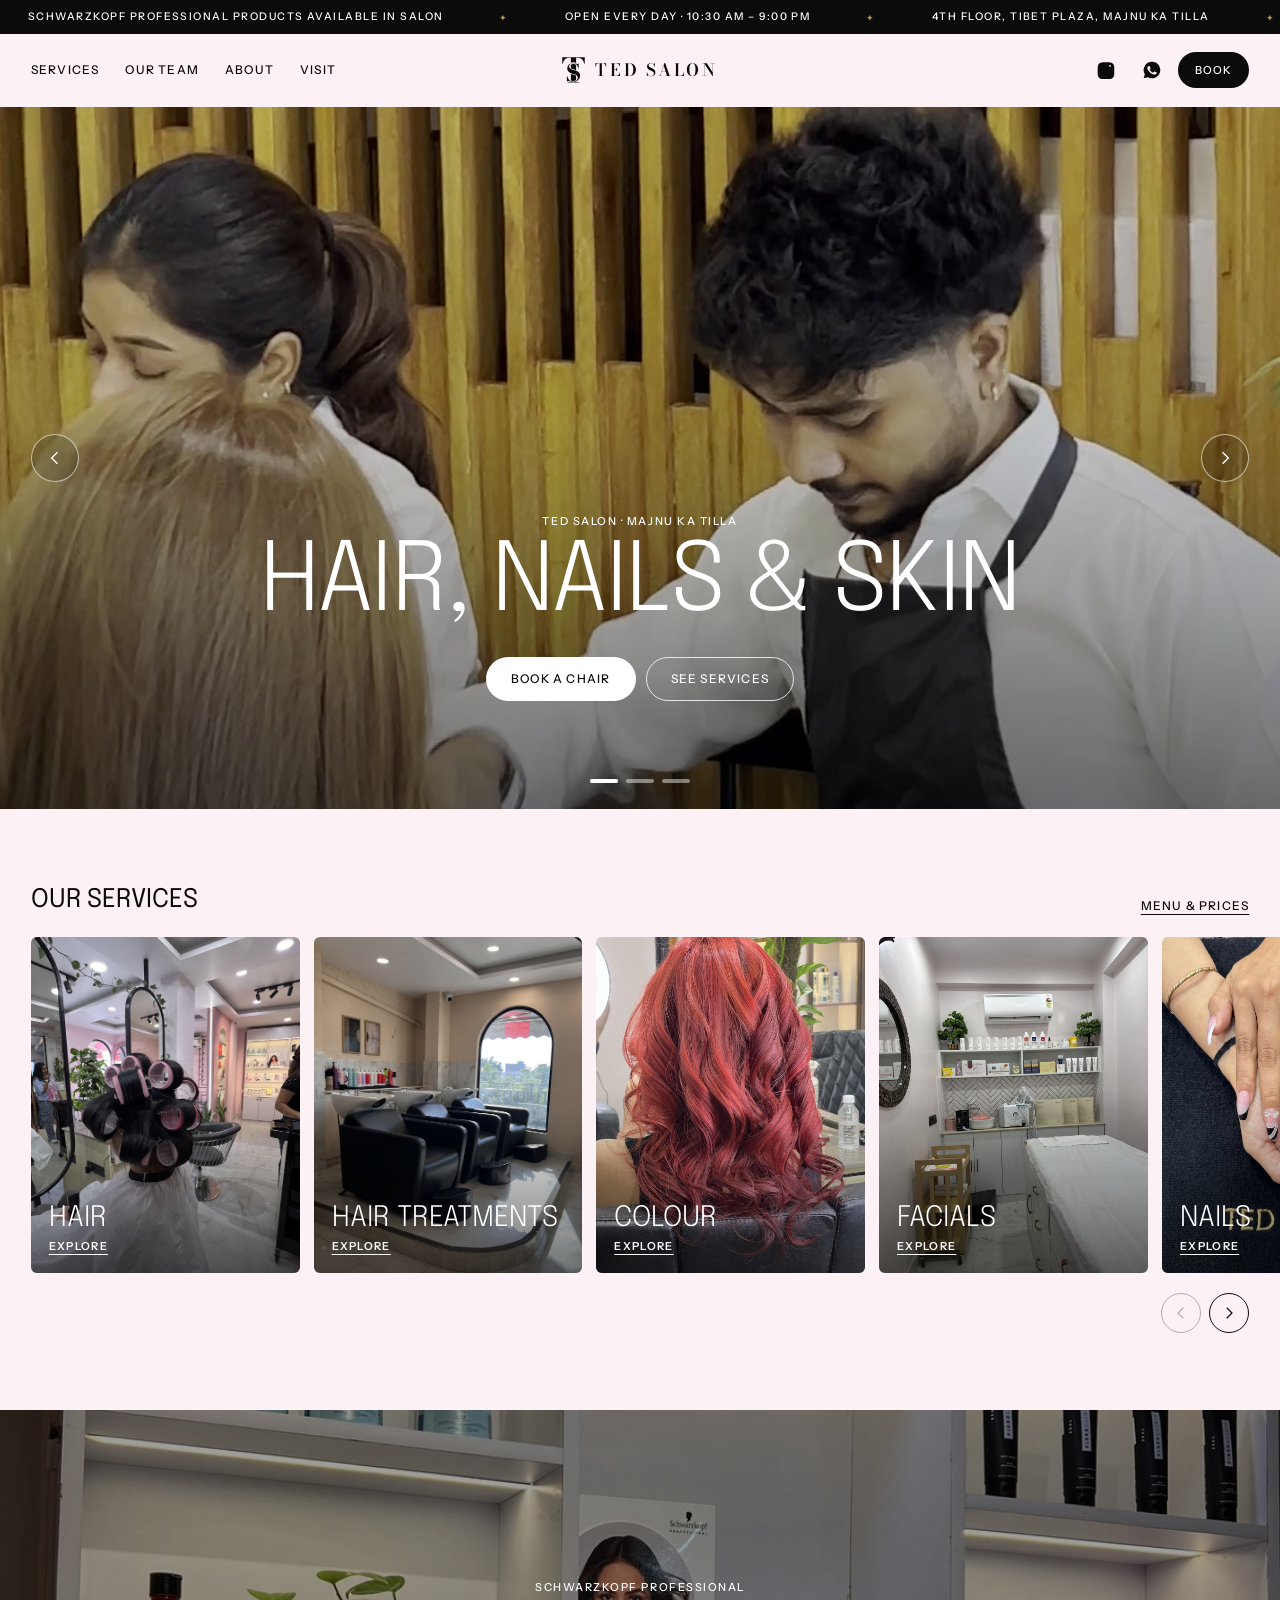
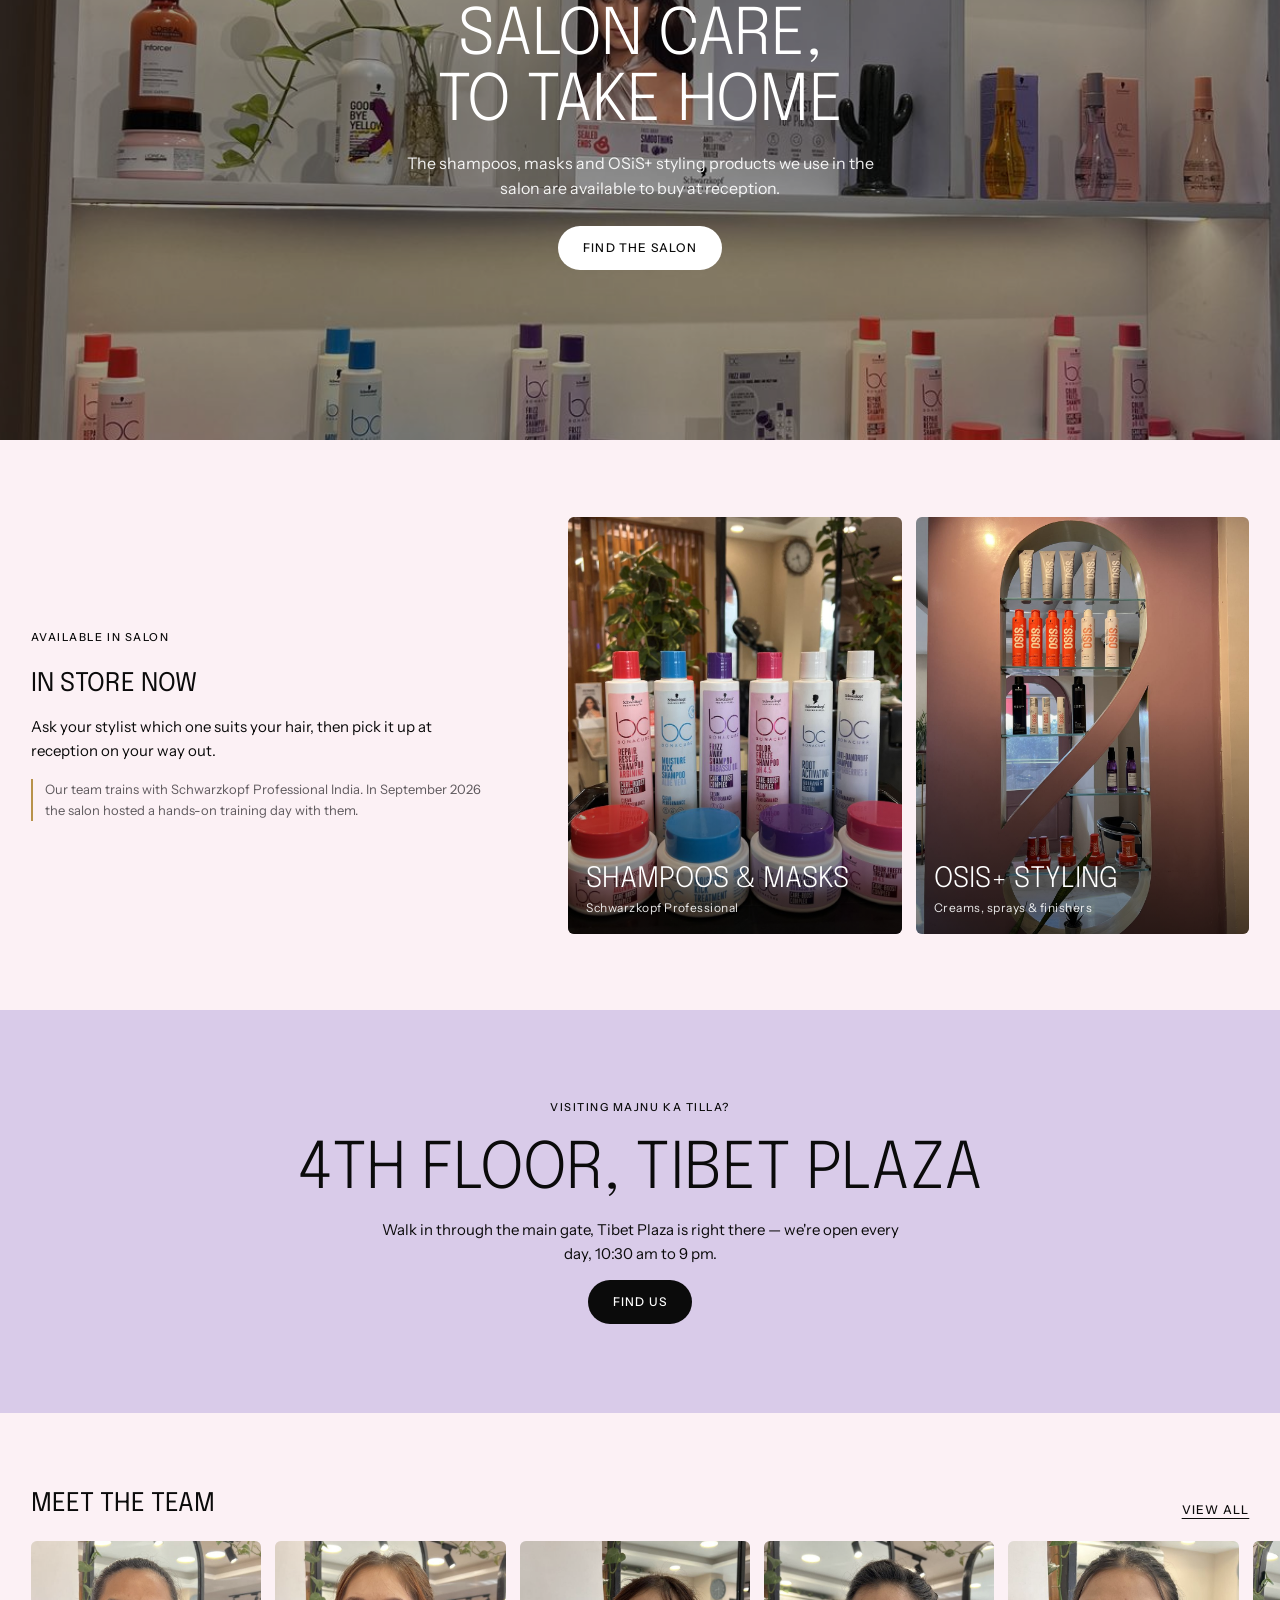
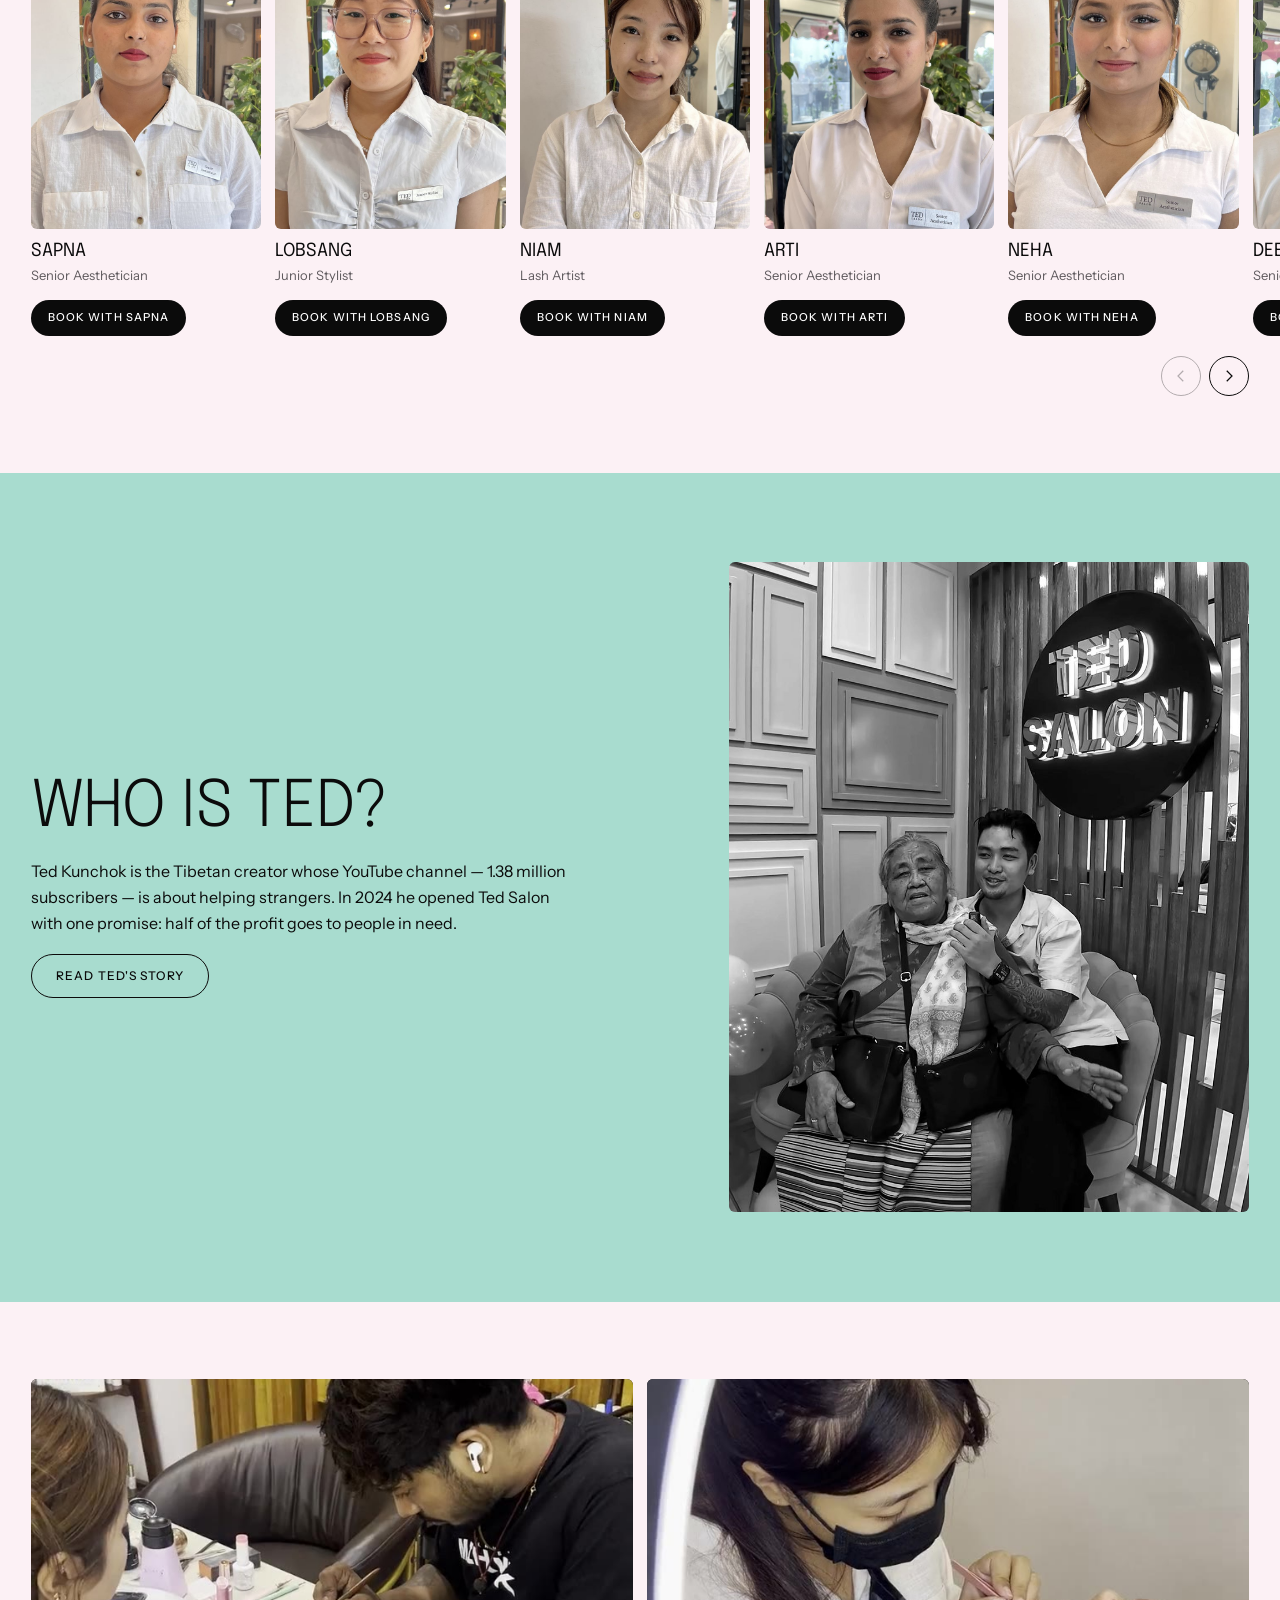
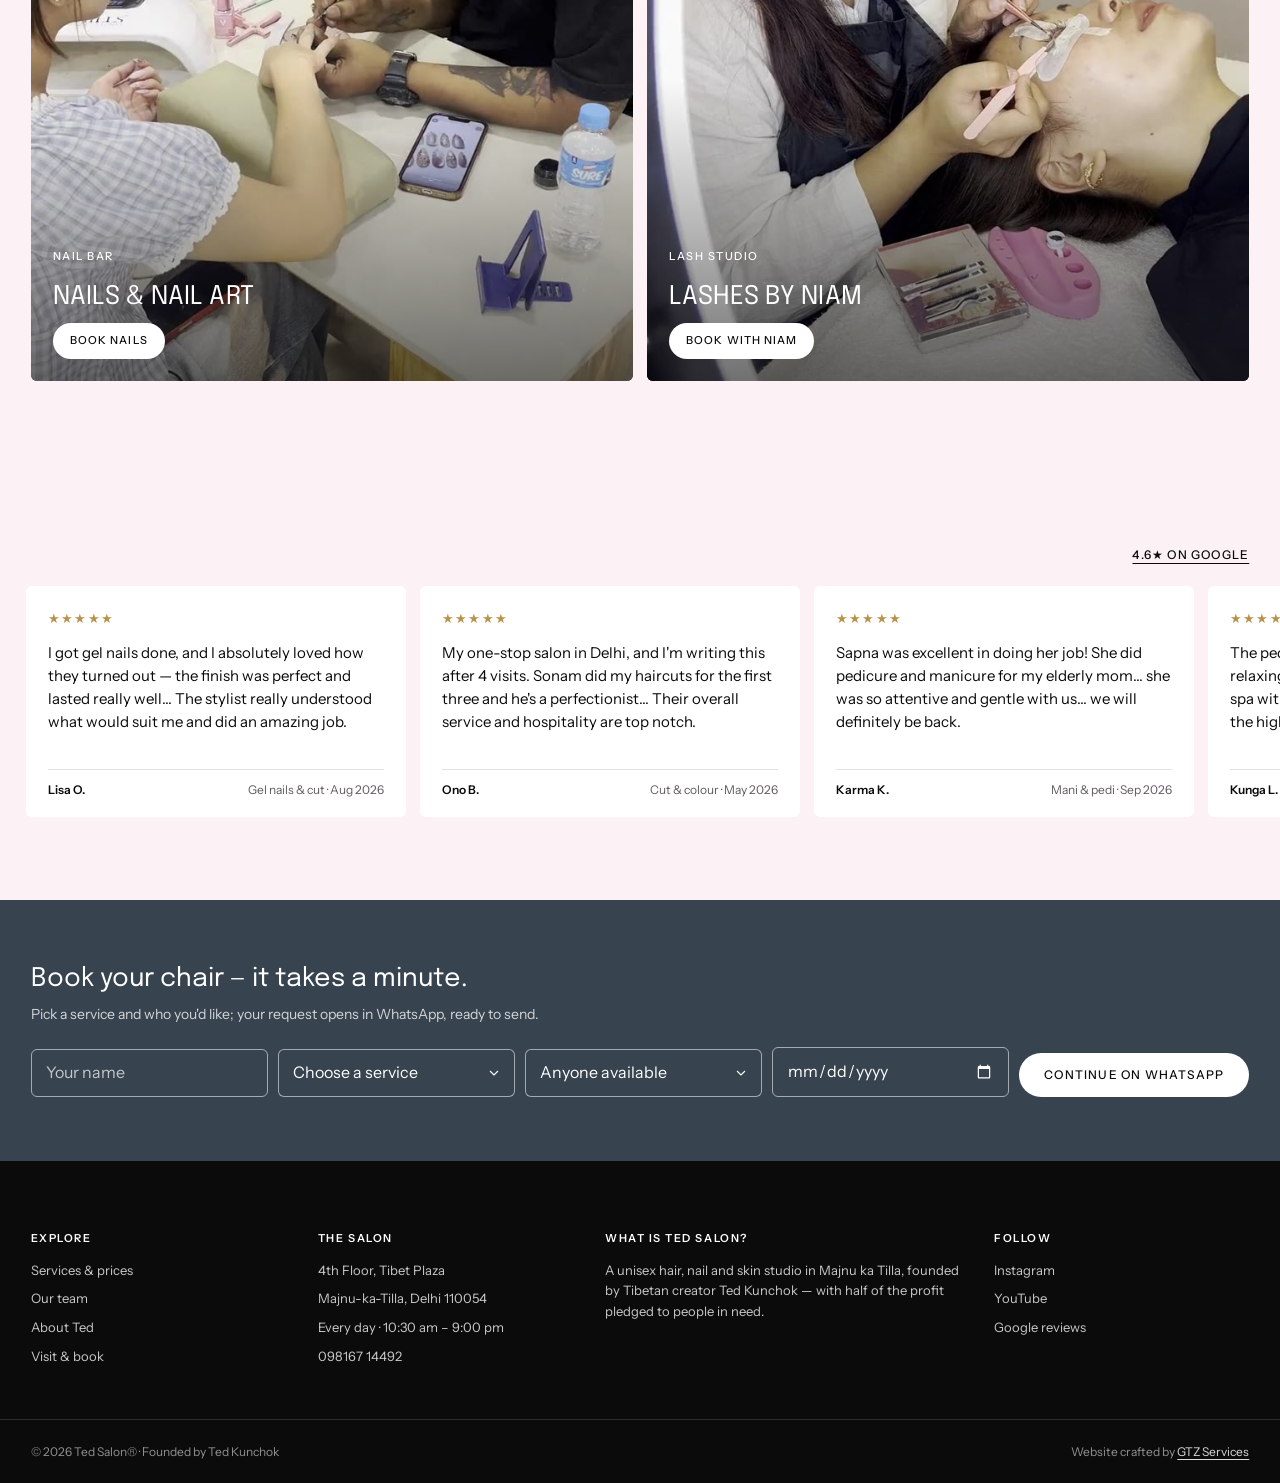
<file: index.html>
<!doctype html>
<html lang="en">
<head>
  <meta charset="utf-8">
  <meta name="viewport" content="width=device-width, initial-scale=1, viewport-fit=cover">
  <title>Ted Salon® — Unisex Hair, Nails &amp; Skin Studio · Majnu ka Tilla, Delhi</title>
  <meta name="description" content="Ted Salon is a unisex hair, nail and skin studio on the 4th floor of Tibet Plaza, Majnu ka Tilla, Delhi. Founded by Tibetan creator Ted Kunchok, who pledges half the profits to charity. Open daily 10:30 am – 9 pm.">
  <meta name="theme-color" content="#FCF1F5">
  <link rel="canonical" href="https://thetedsalon.com/">
  <link rel="icon" href="/favicon.ico" sizes="48x48">
  <link rel="icon" href="/favicon.svg" type="image/svg+xml">
  <link rel="apple-touch-icon" href="/apple-touch-icon.png">
  <link rel="manifest" href="/site.webmanifest">
  <meta property="og:type" content="website">
  <meta property="og:site_name" content="Ted Salon">
  <meta property="og:title" content="Ted Salon® — Unisex Hair, Nails &amp; Skin Studio · Majnu ka Tilla, Delhi">
  <meta property="og:description" content="Ted Salon is a unisex hair, nail and skin studio on the 4th floor of Tibet Plaza, Majnu ka Tilla, Delhi. Founded by Tibetan creator Ted Kunchok, who pledges half the profits to charity. Open daily 10:30 am – 9 pm.">
  <meta property="og:url" content="https://thetedsalon.com/">
  <meta property="og:image" content="https://thetedsalon.com/images/og-image.jpg">
  <meta name="twitter:card" content="summary_large_image">
  <link rel="preconnect" href="https://fonts.googleapis.com">
  <link rel="preconnect" href="https://fonts.gstatic.com" crossorigin>
  <link href="https://fonts.googleapis.com/css2?family=Epilogue:wght@300;400;500;600&family=Instrument+Sans:wght@400;500;600&family=Bodoni+Moda:opsz,wght@6..96,500;6..96,600&display=swap" rel="stylesheet">
  <link rel="stylesheet" href="css/site.css?v=2">
  <script>document.documentElement.classList.add('js')</script>
  <script type="application/ld+json">
  {
    "@context": "https://schema.org",
    "@type": "BeautySalon",
    "name": "Ted Salon",
    "alternateName": "Ted Salon Unisex",
    "description": "Unisex hair, nail and skin salon in Majnu ka Tilla, Delhi, founded by Ted Kunchok.",
    "image": "https://thetedsalon.com/images/og-image.jpg",
    "logo": "https://thetedsalon.com/icon-512.png",
    "url": "https://thetedsalon.com/",
    "telephone": "+91-98167-14492",
    "priceRange": "₹₹",
    "founder": { "@type": "Person", "name": "Ted Kunchok" },
    "address": {
      "@type": "PostalAddress",
      "streetAddress": "House no. 104, 4th Floor, Tibet Plaza, Majnu-ka-Tilla",
      "addressLocality": "Delhi",
      "postalCode": "110054",
      "addressCountry": "IN"
    },
    "geo": { "@type": "GeoCoordinates", "latitude": 28.700692, "longitude": 77.2276614 },
    "openingHoursSpecification": [{
      "@type": "OpeningHoursSpecification",
      "dayOfWeek": ["Monday","Tuesday","Wednesday","Thursday","Friday","Saturday","Sunday"],
      "opens": "10:30",
      "closes": "21:00"
    }],
    "sameAs": [
      "https://www.instagram.com/ted.salon/",
      "https://www.youtube.com/@TedKunchok"
    ]
  }
  </script>
  <script type="application/ld+json">
  {
    "@context": "https://schema.org",
    "@type": "WebSite",
    "name": "Ted Salon",
    "alternateName": ["Ted Salon Unisex", "thetedsalon.com"],
    "url": "https://thetedsalon.com/"
  }
  </script>
</head>
<body>
  <a class="skip" href="#main">Skip to content</a>

  <div class="announce" aria-label="Salon news"><div class="announce__track"><span>Schwarzkopf Professional products available in salon</span><span>Open every day · 10:30 am – 9:00 pm</span><span>4th Floor, Tibet Plaza, Majnu ka Tilla</span><span>Book on WhatsApp · 098167 14492</span><span>Rated 4.6★ on Google</span><span>Schwarzkopf Professional products available in salon</span><span>Open every day · 10:30 am – 9:00 pm</span><span>4th Floor, Tibet Plaza, Majnu ka Tilla</span><span>Book on WhatsApp · 098167 14492</span><span>Rated 4.6★ on Google</span></div></div>

  <header class="hdr" data-hdr>
    <div class="hdr__in">
      <button class="hdr__burger" type="button" data-nav-open aria-expanded="false" aria-controls="nav-drawer" aria-label="Open menu"><svg viewBox="0 0 24 24" aria-hidden="true"><path d="M3 7h18M3 12h18M3 17h18"/></svg></button>
      <nav class="hdr__nav" aria-label="Primary"><a href="menu.html">Services</a><a href="team.html">Our Team</a><a href="about.html">About</a><a href="find-us.html">Visit</a></nav>
      <a class="logo" href="index.html" aria-label="Ted Salon — home">
        <svg class="logo__mark" viewBox="0 0 90 100" aria-hidden="true"><path d="M34.8 2.0V98.0H21.9V100.0H68.1V98.0H55.2V2.0H60.2Q65.4 2.0 69.5 3.0Q73.6 4.1 76.8 6.7Q80.0 9.3 82.6 13.9Q85.1 18.5 87.2 25.7H89.0V0.0H1.0V25.7H2.8Q4.9 18.5 7.4 13.9Q10.0 9.3 13.2 6.7Q16.4 4.1 20.5 3.0Q24.6 2.0 29.8 2.0Z"/><path class="logo__s" d="M19.1 73.0V95.1H20.7Q21.2 93.7 21.8 93.3Q22.4 92.8 23.8 92.8Q24.8 92.8 26.8 93.4Q28.9 94.0 31.5 94.7Q34.2 95.3 37.2 95.9Q40.3 96.5 43.4 96.5Q49.5 96.5 54.6 94.6Q59.6 92.6 63.3 89.3Q66.9 86.0 68.9 81.6Q70.9 77.3 70.9 72.4Q70.9 67.4 69.0 64.0Q67.2 60.6 64.2 58.2Q61.2 55.8 57.4 54.3Q53.5 52.7 49.5 51.4Q45.4 50.1 41.6 48.9Q37.8 47.7 34.8 46.1Q31.8 44.4 29.9 42.1Q28.1 39.9 28.1 36.4Q28.1 34.1 29.2 31.9Q30.3 29.7 32.4 27.9Q34.5 26.1 37.5 25.0Q40.6 23.9 44.6 23.9Q49.4 23.9 52.6 25.6Q55.8 27.3 57.9 30.0Q60.0 32.8 61.4 36.2Q62.7 39.6 63.9 43.0H65.2V24.1H63.6Q63.1 25.3 62.7 25.7Q62.2 26.2 60.8 26.2Q59.6 26.2 58.2 25.6Q56.7 25.0 54.8 24.3Q52.9 23.7 50.4 23.1Q47.9 22.5 44.7 22.5Q39.5 22.5 35.0 24.2Q30.6 26.0 27.4 28.8Q24.2 31.7 22.4 35.4Q20.6 39.1 20.6 43.0Q20.6 48.4 22.4 52.0Q24.1 55.6 27.0 58.1Q29.9 60.5 33.6 62.0Q37.3 63.6 41.2 64.7Q45.0 65.9 48.7 67.0Q52.4 68.1 55.3 69.7Q58.2 71.3 60.0 73.7Q61.7 76.1 61.7 79.7Q61.7 81.7 60.9 84.4Q60.1 87.0 58.2 89.4Q56.2 91.8 52.8 93.5Q49.4 95.1 44.2 95.1Q42.7 95.1 40.9 95.1Q39.2 95.0 37.2 94.5Q35.3 93.9 33.1 92.7Q31.0 91.5 28.7 89.2Q26.6 87.2 25.2 84.9Q23.7 82.5 22.8 80.3Q21.8 78.0 21.3 76.1Q20.8 74.2 20.6 73.0Z"/></svg>
        <span class="logo__word">TED SALON</span>
      </a>
      <div class="hdr__tools">
        <a class="icon-btn" href="https://www.instagram.com/ted.salon/" target="_blank" rel="noopener" aria-label="Ted Salon on Instagram"><svg viewBox="0 0 24 24" aria-hidden="true"><path d="M12 7.3A4.7 4.7 0 1 0 16.7 12 4.7 4.7 0 0 0 12 7.3zm0 7.7a3 3 0 1 1 3-3 3 3 0 0 1-3 3zm6-7.9a1.1 1.1 0 1 1-1.1-1.1A1.1 1.1 0 0 1 18 7.1zM21.9 8.2a5.4 5.4 0 0 0-1.5-3.8 5.4 5.4 0 0 0-3.8-1.5C15.1 2.8 8.9 2.8 7.4 2.9a5.4 5.4 0 0 0-3.8 1.5 5.4 5.4 0 0 0-1.5 3.8c-.1 1.5-.1 7.7 0 9.2a5.4 5.4 0 0 0 1.5 3.8 5.4 5.4 0 0 0 3.8 1.5c1.5.1 7.7.1 9.2 0a5.4 5.4 0 0 0 3.8-1.5 5.4 5.4 0 0 0 1.5-3.8c.1-1.5.1-7.7 0-9.2z"/></svg></a>
        <a class="icon-btn" href="https://wa.me/919816714492" target="_blank" rel="noopener" aria-label="Message Ted Salon on WhatsApp"><svg viewBox="0 0 24 24" aria-hidden="true"><path d="M12 2a10 10 0 0 0-8.6 15.1L2 22l5-1.3A10 10 0 1 0 12 2zm5.3 14.1c-.2.6-1.3 1.2-1.8 1.3-.5 0-1 .2-3.3-.7a11.7 11.7 0 0 1-4.6-4.1 5.2 5.2 0 0 1-1.1-2.8 3 3 0 0 1 1-2.2 1 1 0 0 1 .7-.3h.5c.2 0 .4 0 .6.5l.9 2.1a.6.6 0 0 1 0 .5l-.3.5-.4.5c-.2.1-.3.3-.1.6a8 8 0 0 0 1.5 1.9 7.3 7.3 0 0 0 2.1 1.3c.3.1.5.1.6-.1l.9-1.1c.2-.3.4-.2.6-.1l2 .9c.3.2.5.2.5.4a2.5 2.5 0 0 1-.2 1.4z"/></svg></a>
        <button class="pill pill--dark pill--sm" type="button" data-book>Book</button>
      </div>
    </div>
  </header>

  <div class="sheet sheet--left" id="nav-drawer" data-nav-drawer hidden>
    <div class="sheet__scrim" data-nav-close></div>
    <nav class="sheet__panel" aria-label="Menu">
      <button class="sheet__x" type="button" data-nav-close aria-label="Close menu"><svg viewBox="0 0 24 24" aria-hidden="true"><path d="M6 6l12 12M18 6L6 18"/></svg></button>
      <ul class="sheet__links">
        <li><a href="index.html" aria-current="page">Home</a></li>
        <li><a href="menu.html">Services</a></li>
        <li><a href="team.html">Our Team</a></li>
        <li><a href="about.html">About</a></li>
        <li><a href="find-us.html">Visit</a></li>
      </ul>
      <button class="pill pill--dark pill--block" type="button" data-book>Book an appointment</button>
      <p class="sheet__meta">4th Floor, Tibet Plaza, Majnu ka Tilla · <a href="tel:+919816714492">098167 14492</a></p>
    </nav>
  </div>

  <main id="main">
    <section class="hero" data-hero aria-roledescription="carousel" aria-label="Ted Salon highlights">
      <div class="hero__slides">
        <article class="slide is-active" data-slide aria-roledescription="slide" aria-label="1 of 3">
          <video class="slide__media" muted loop playsinline preload="metadata" poster="assets/vid/nailbar-d.jpg"
                 data-src-d="assets/vid/nailbar-d.mp4" data-src-m="assets/vid/nailbar-m.mp4" data-poster-m="assets/vid/nailbar-m.jpg" aria-hidden="true"></video>
          <div class="slide__copy">
            <p class="kicker">Ted Salon · Majnu ka Tilla</p>
            <h1 class="slide__title">Hair, nails &amp; skin</h1>
            <div class="slide__ctas"><button class="pill pill--light" type="button" data-book>Book a chair</button><a class="pill pill--outline-light" href="menu.html">See services</a></div>
          </div>
        </article>
        <article class="slide" data-slide aria-roledescription="slide" aria-label="2 of 3">
          <picture>
            <source media="(max-width: 720px)" srcset="assets/img/hero-bonacure-m.jpg">
            <img class="slide__media" src="assets/img/hero-bonacure-d.jpg" alt="Schwarzkopf Professional shampoos and masks lined up in the salon." loading="lazy">
          </picture>
          <div class="slide__copy">
            <p class="kicker">Available in salon</p>
            <h2 class="slide__title">Schwarzkopf Professional</h2>
            <div class="slide__ctas"><a class="pill pill--light" href="#products">What's in store</a></div>
          </div>
        </article>
        <article class="slide" data-slide aria-roledescription="slide" aria-label="3 of 3">
          <picture>
            <source media="(max-width: 720px)" srcset="assets/img/hero-pedi-m.jpg">
            <img class="slide__media" src="assets/img/hero-pedi-d.jpg" alt="The pedicure lounge: leather massage chairs under rattan pendant lamps and wood slats." loading="lazy">
          </picture>
          <div class="slide__copy">
            <p class="kicker">Hands &amp; feet</p>
            <h2 class="slide__title">The pedi lounge</h2>
            <div class="slide__ctas"><a class="pill pill--light" href="menu.html#handsfeet">See the menu</a></div>
          </div>
        </article>
      </div>
      <button class="hero__arrow hero__arrow--prev" type="button" data-hero-prev aria-label="Previous slide"><svg viewBox="0 0 24 24" aria-hidden="true"><path d="M15 5l-7 7 7 7"/></svg></button>
      <button class="hero__arrow hero__arrow--next" type="button" data-hero-next aria-label="Next slide"><svg viewBox="0 0 24 24" aria-hidden="true"><path d="M9 5l7 7-7 7"/></svg></button>
      <div class="hero__dots" data-hero-dots></div>
    </section>

    <section class="sec" aria-labelledby="svc-title">
      <header class="sec__head wrap"><h2 class="h-sec" id="svc-title" data-reveal>Our services</h2><a class="link-u" href="menu.html">Menu &amp; prices</a></header>
      <div class="strip-wrap">
        <div class="strip" data-strip tabindex="0" aria-label="Services">
          <a class="tile" href="menu.html#hair"><img src="assets/img/detail-rollers.jpg" alt="A guest in velcro rollers on the Ted Salon floor." loading="lazy" width="1200" height="1600" draggable="false"><span class="tile__copy"><strong>Hair</strong><span>Explore</span></span></a>
          <a class="tile" href="menu.html#treatments"><img src="assets/img/int-wash.jpg" alt="Black leather wash chairs under an arched window." loading="lazy" width="1200" height="1600" draggable="false"><span class="tile__copy"><strong>Hair treatments</strong><span>Explore</span></span></a>
          <a class="tile" href="menu.html#colour"><img src="images/red-color.jpg" alt="Long waves coloured a rich cherry red." loading="lazy" width="1050" height="1400" draggable="false"><span class="tile__copy"><strong>Colour</strong><span>Explore</span></span></a>
          <a class="tile" href="menu.html#facials"><img src="images/facial-room.jpg" alt="The private facial room with a treatment bed and product shelves." loading="lazy" width="1050" height="1400" draggable="false"><span class="tile__copy"><strong>Facials</strong><span>Explore</span></span></a>
          <a class="tile" href="menu.html#nails"><img src="images/nail-art.jpg" alt="Pink almond nails with art, resting on a TED SALON cloth." loading="lazy" width="1050" height="1400" draggable="false"><span class="tile__copy"><strong>Nails</strong><span>Explore</span></span></a>
          <a class="tile" href="menu.html#handsfeet"><img src="assets/img/int-pedi-lounge.jpg" alt="The pedicure lounge: leather massage chairs under rattan lamps." loading="lazy" width="1200" height="1600" draggable="false"><span class="tile__copy"><strong>Hands &amp; feet</strong><span>Explore</span></span></a>
          <a class="tile" href="menu.html#lashes"><img src="assets/vid/lashes.jpg" alt="A lash artist applying extensions." loading="lazy" width="720" height="1280" draggable="false"><span class="tile__copy"><strong>Lashes &amp; brows</strong><span>Explore</span></span></a>
        </div>
        <div class="strip__nav wrap"><button class="round" type="button" data-strip-prev aria-label="Scroll left"><svg viewBox="0 0 24 24" aria-hidden="true"><path d="M15 5l-7 7 7 7"/></svg></button><button class="round" type="button" data-strip-next aria-label="Scroll right"><svg viewBox="0 0 24 24" aria-hidden="true"><path d="M9 5l7 7-7 7"/></svg></button></div>
      </div>
    </section>

    <section class="feature" id="products" aria-labelledby="feature-title">
      <img class="feature__img" src="assets/img/int-retail-wall.jpg" alt="Ted Salon's back-lit retail wall of Schwarzkopf Professional care." loading="lazy" width="1200" height="1600">
      <div class="feature__copy">
        <p class="kicker">Schwarzkopf Professional</p>
        <h2 class="h-display" id="feature-title" data-reveal>Salon care,<br>to take home</h2>
        <p>The shampoos, masks and OSiS+ styling products we use in the salon are available to buy at reception.</p>
        <a class="pill pill--light" href="find-us.html">Find the salon</a>
      </div>
    </section>

    <section class="sec" aria-labelledby="instore-title">
      <div class="wrap instore">
        <div class="instore__copy">
          <p class="kicker">Available in salon</p>
          <h2 class="h-sec" id="instore-title" data-reveal>In store now</h2>
          <p>Ask your stylist which one suits your hair, then pick it up at reception on your way out.</p>
          <p class="note">Our team trains with Schwarzkopf Professional India. In September 2026 the salon hosted a hands-on training day with them.</p>
        </div>
        <div class="instore__tiles">
          <figure class="tile tile--static" data-reveal><img src="assets/img/cat-bonacure.jpg" alt="Schwarzkopf Professional shampoos and masks on the salon shelf." loading="lazy" width="900" height="1125"><figcaption class="tile__copy"><strong>Shampoos &amp; masks</strong><small>Schwarzkopf Professional</small></figcaption></figure>
          <figure class="tile tile--static" data-reveal><img src="assets/img/int-arch-display.jpg" alt="The arched OSiS+ display of styling creams and sprays." loading="lazy" width="1200" height="1600"><figcaption class="tile__copy"><strong>OSiS+ styling</strong><small>Creams, sprays &amp; finishers</small></figcaption></figure>
        </div>
      </div>
    </section>

    <section class="band band--lav" aria-labelledby="visit-band">
      <div class="wrap band__in band__in--center">
        <p class="kicker">Visiting Majnu ka Tilla?</p>
        <h2 class="h-display" id="visit-band" data-reveal>4th floor, Tibet Plaza</h2>
        <p>Walk in through the main gate, Tibet Plaza is right there — we're open every day, 10:30 am to 9 pm.</p>
        <a class="pill pill--dark" href="find-us.html">Find us</a>
      </div>
    </section>

    <section class="sec" aria-labelledby="team-title">
      <header class="sec__head wrap"><h2 class="h-sec" id="team-title" data-reveal>Meet the team</h2><a class="link-u" href="team.html">View all</a></header>
      <div class="strip-wrap">
        <div class="strip strip--team" data-strip data-team="bookable" tabindex="0" aria-label="Team members"></div>
        <div class="strip__nav wrap"><button class="round" type="button" data-strip-prev aria-label="Scroll left"><svg viewBox="0 0 24 24" aria-hidden="true"><path d="M15 5l-7 7 7 7"/></svg></button><button class="round" type="button" data-strip-next aria-label="Scroll right"><svg viewBox="0 0 24 24" aria-hidden="true"><path d="M9 5l7 7-7 7"/></svg></button></div>
      </div>
    </section>

    <section class="band band--mint" aria-labelledby="who-title">
      <div class="wrap split">
        <div class="split__copy">
          <h2 class="h-display" id="who-title" data-reveal>Who is Ted?</h2>
          <p>Ted Kunchok is the Tibetan creator whose YouTube channel — 1.38 million subscribers — is about helping strangers. In 2024 he opened Ted Salon with one promise: half of the profit goes to people in need.</p>
          <a class="pill pill--outline" href="about.html">Read Ted's story</a>
        </div>
        <figure class="split__img" data-reveal><img src="assets/img/ted-opening-bw.jpg" alt="Black-and-white photo of Ted Kunchok with an elder beneath the TED SALON sign on opening day." loading="lazy" width="900" height="1125"></figure>
      </div>
    </section>

    <section class="sec duo" aria-label="Nails and lashes">
      <div class="wrap duo__grid">
        <article class="vtile" data-reveal>
          <video muted loop playsinline preload="none" poster="assets/vid/nail-art.jpg" data-src="assets/vid/nail-art.mp4" aria-hidden="true"></video>
          <div class="vtile__copy"><p class="kicker">Nail bar</p><h3 class="h-sec">Nails &amp; nail art</h3><button class="pill pill--light pill--sm" type="button" data-book data-book-service-cat="nails">Book nails</button></div>
        </article>
        <article class="vtile" data-reveal>
          <video muted loop playsinline preload="none" poster="assets/vid/lashes.jpg" data-src="assets/vid/lashes.mp4" aria-hidden="true"></video>
          <div class="vtile__copy"><p class="kicker">Lash studio</p><h3 class="h-sec">Lashes by Niam</h3><button class="pill pill--light pill--sm" type="button" data-book-with="niam">Book with Niam</button></div>
        </article>
      </div>
    </section>

    <section class="sec" aria-labelledby="rev-title">
      <header class="sec__head wrap"><h2 class="h-sec" id="rev-title" data-reveal>Kind words</h2><a class="link-u" href="https://maps.app.goo.gl/P9VZwgKN1CnZhaeW8" target="_blank" rel="noopener">4.6★ on Google</a></header>
      <div class="strip strip--reviews" data-strip data-drift data-reviews tabindex="0" aria-label="Google reviews"></div>
    </section>

    <section class="signup" aria-labelledby="signup-title">
      <div class="wrap signup__in">
        <div>
          <h2 class="signup__title" id="signup-title">Book your chair — it takes a minute.</h2>
          <p>Pick a service and who you'd like; your request opens in WhatsApp, ready to send.</p>
        </div>
        <form class="form form--inline" data-book-form novalidate>
          <label class="field"><span class="vh">Your name</span><input name="name" type="text" autocomplete="name" placeholder="Your name" required></label>
          <label class="field"><span class="vh">Service</span><select name="service" data-service required><option value="">Choose a service</option></select></label>
          <label class="field"><span class="vh">With</span><select name="stylist" data-stylist><option value="">Anyone available</option></select></label>
          <label class="field"><span class="vh">Date</span><input name="date" type="date" required></label>
          <button class="pill pill--light" type="submit">Continue on WhatsApp</button>
          <p class="form__err" aria-live="polite"></p>
        </form>
      </div>
    </section>
  </main>

  <footer class="ftr">
    <div class="ftr__grid wrap">
      <div>
        <h3>Explore</h3>
        <ul>
          <li><a href="menu.html">Services &amp; prices</a></li>
          <li><a href="team.html">Our team</a></li>
          <li><a href="about.html">About Ted</a></li>
          <li><a href="find-us.html">Visit &amp; book</a></li>
        </ul>
      </div>
      <div>
        <h3>The salon</h3>
        <ul>
          <li>4th Floor, Tibet Plaza</li>
          <li>Majnu-ka-Tilla, Delhi 110054</li>
          <li>Every day · 10:30 am – 9:00 pm</li>
          <li><a href="tel:+919816714492">098167 14492</a></li>
        </ul>
      </div>
      <div class="ftr__about">
        <h3>What is Ted Salon?</h3>
        <p>A unisex hair, nail and skin studio in Majnu ka Tilla, founded by Tibetan creator Ted Kunchok — with half of the profit pledged to people in need.</p>
      </div>
      <div>
        <h3>Follow</h3>
        <ul>
          <li><a href="https://www.instagram.com/ted.salon/" target="_blank" rel="noopener">Instagram</a></li>
          <li><a href="https://www.youtube.com/@TedKunchok" target="_blank" rel="noopener">YouTube</a></li>
          <li><a href="https://maps.app.goo.gl/P9VZwgKN1CnZhaeW8" target="_blank" rel="noopener">Google reviews</a></li>
        </ul>
      </div>
    </div>
    <div class="ftr__bottom wrap">
      <p>© <span data-year>2026</span> Ted Salon® · Founded by Ted Kunchok</p>
      <p class="credit">Website crafted by <a href="https://gtzservices.pages.dev/" target="_blank" rel="noopener">GTZ Services</a></p>
    </div>
  </footer>

  <div class="sheet sheet--right" data-book-drawer hidden>
    <div class="sheet__scrim" data-book-close></div>
    <aside class="sheet__panel book" role="dialog" aria-modal="true" aria-labelledby="book-title">
      <button class="sheet__x" type="button" data-book-close aria-label="Close booking"><svg viewBox="0 0 24 24" aria-hidden="true"><path d="M6 6l12 12M18 6L6 18"/></svg></button>
      <p class="kicker">Appointments</p>
      <h2 class="h-sec" id="book-title">Book your chair</h2>
      <div class="book__who" data-book-who hidden></div>
      <form class="form" data-book-form novalidate>
          <div class="field"><label for="drawer-name">Your name</label><input id="drawer-name" name="name" type="text" autocomplete="name" placeholder="e.g. Tenzin" required></div>
          <div class="field"><label for="drawer-stylist">With</label><select id="drawer-stylist" name="stylist" data-stylist><option value="">Anyone available</option></select></div>
          <div class="field"><label for="drawer-service">Service</label><select id="drawer-service" name="service" data-service required><option value="">Choose a service</option></select></div>
          <div class="field-row">
            <div class="field"><label for="drawer-date">Date</label><input id="drawer-date" name="date" type="date" required></div>
            <div class="field"><label for="drawer-time">Time</label><select id="drawer-time" name="time" data-time><option value="">Any time</option></select></div>
          </div>
          <div class="field"><label for="drawer-notes">Notes <span class="opt">(optional)</span></label><textarea id="drawer-notes" name="notes" rows="2" placeholder="Hair length, a reference photo you'll send…"></textarea></div>
          <p class="form__err" aria-live="polite"></p>
          <button class="pill pill--dark pill--block pill--lg" type="submit"><svg viewBox="0 0 24 24" aria-hidden="true"><path d="M12 2a10 10 0 0 0-8.6 15.1L2 22l5-1.3A10 10 0 1 0 12 2zm5.3 14.1c-.2.6-1.3 1.2-1.8 1.3-.5 0-1 .2-3.3-.7a11.7 11.7 0 0 1-4.6-4.1 5.2 5.2 0 0 1-1.1-2.8 3 3 0 0 1 1-2.2 1 1 0 0 1 .7-.3h.5c.2 0 .4 0 .6.5l.9 2.1a.6.6 0 0 1 0 .5l-.3.5-.4.5c-.2.1-.3.3-.1.6a8 8 0 0 0 1.5 1.9 7.3 7.3 0 0 0 2.1 1.3c.3.1.5.1.6-.1l.9-1.1c.2-.3.4-.2.6-.1l2 .9c.3.2.5.2.5.4a2.5 2.5 0 0 1-.2 1.4z"/></svg> Send request on WhatsApp</button>
          <p class="form__note">Opens WhatsApp with your request ready — nothing is sent until you press send.</p>
        </form>
    </aside>
  </div>

  <script src="js/menu-data.js?v=2" defer></script>
  <script src="js/team.js?v=2" defer></script>
  <script src="js/reviews.js?v=1" defer></script>
  <script src="js/site.js?v=2" defer></script>
</body>
</html>
</file>
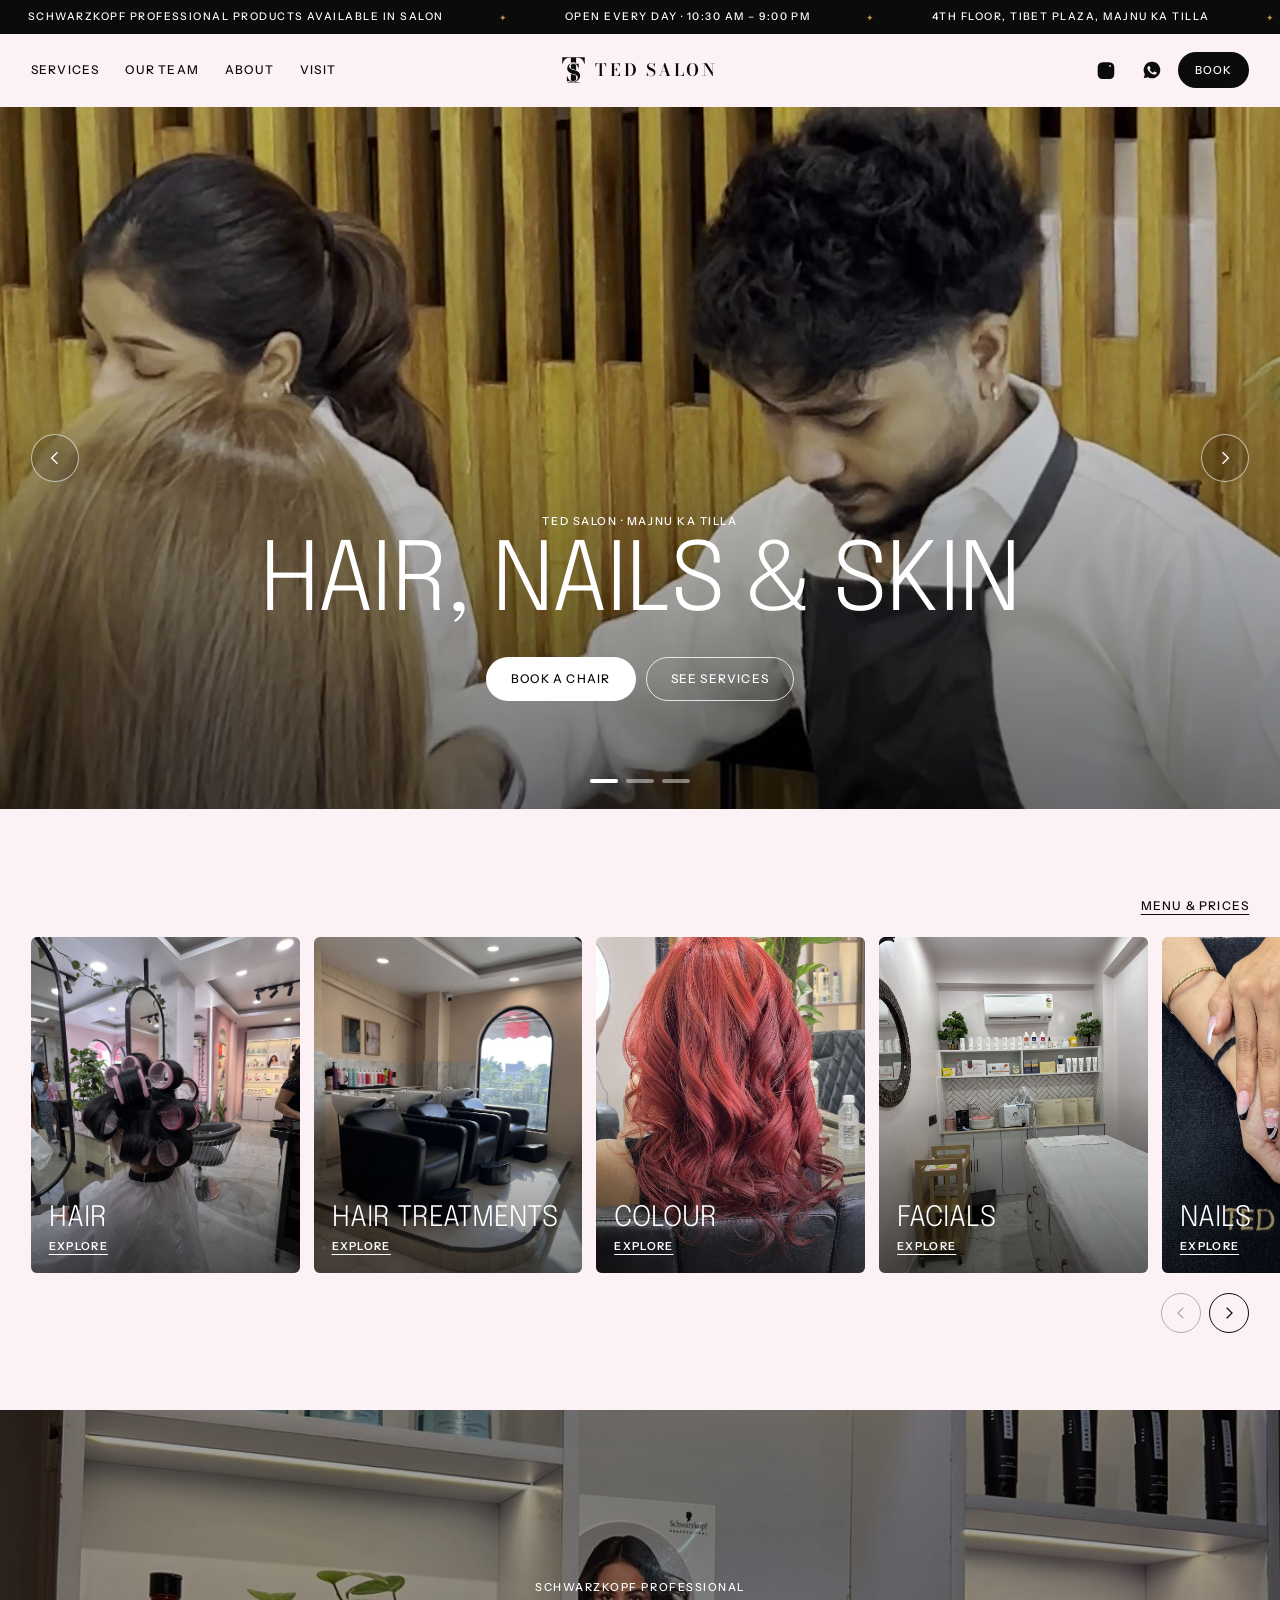
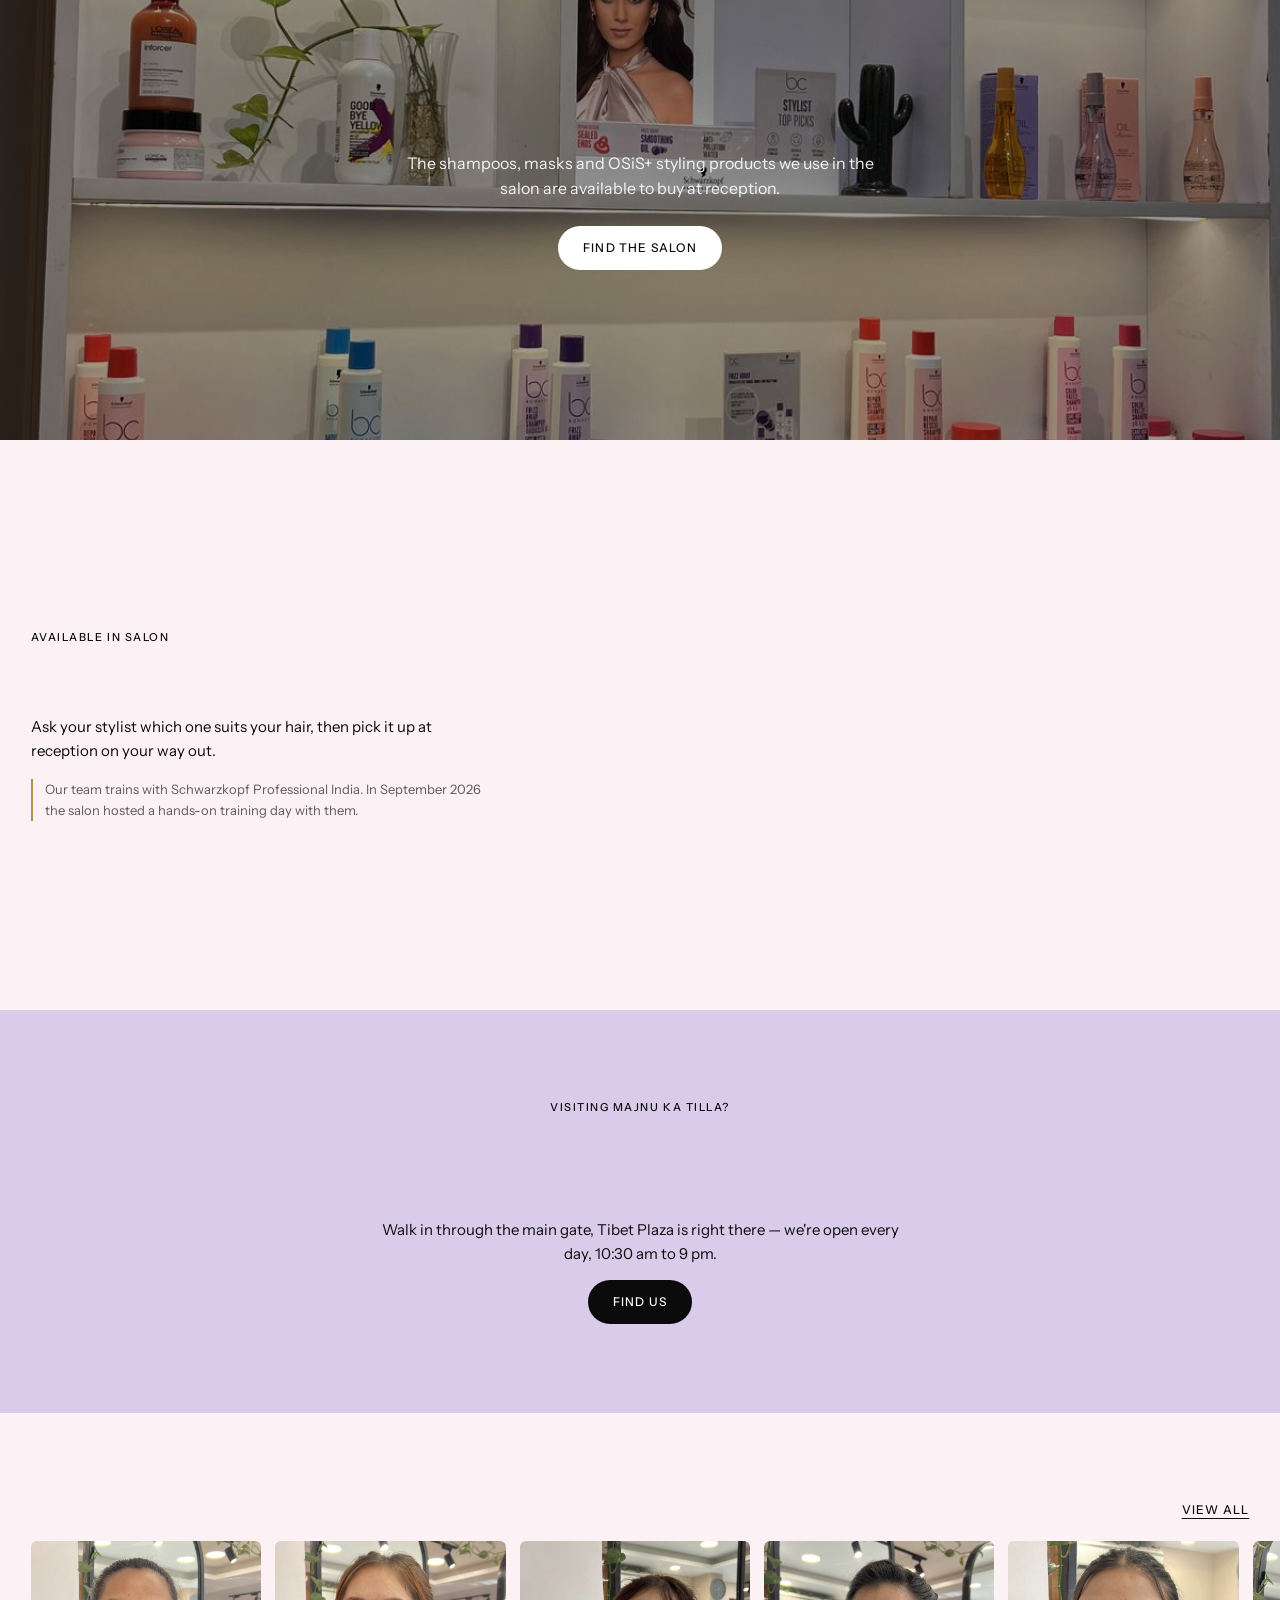
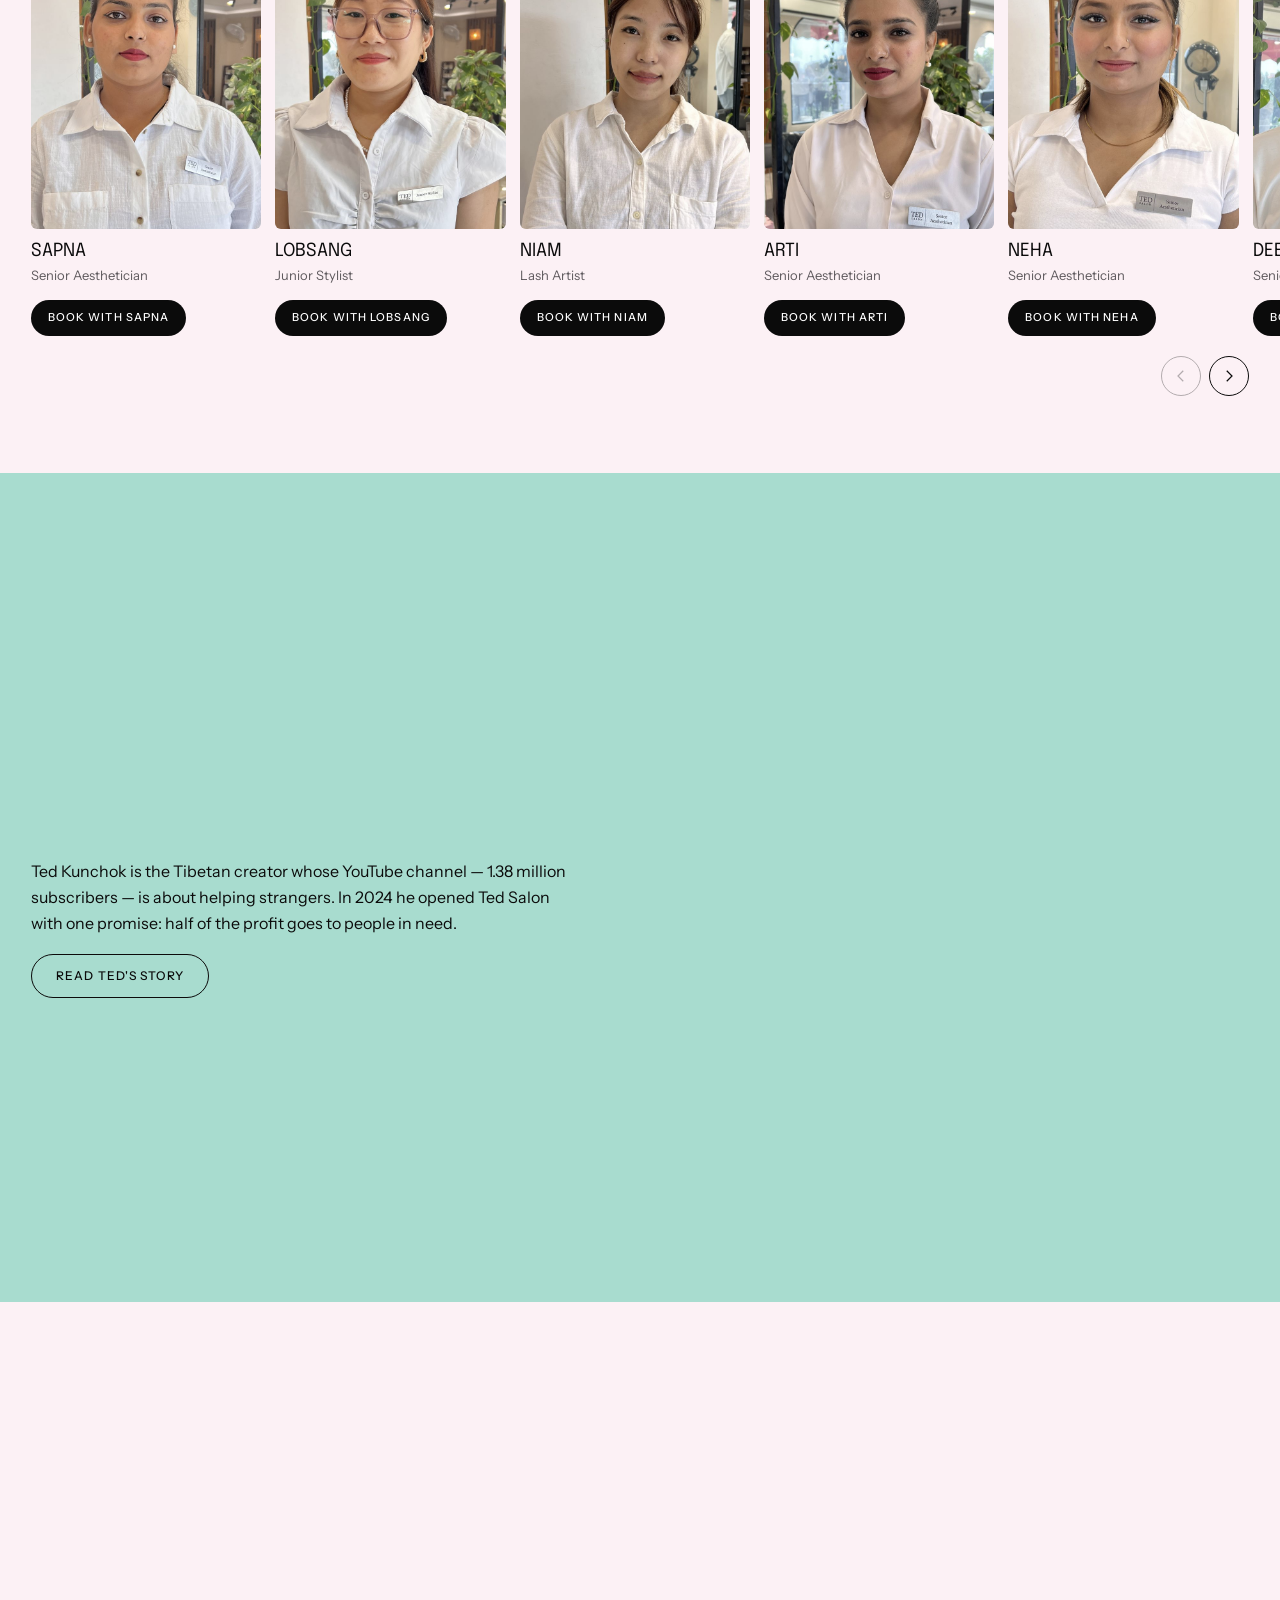
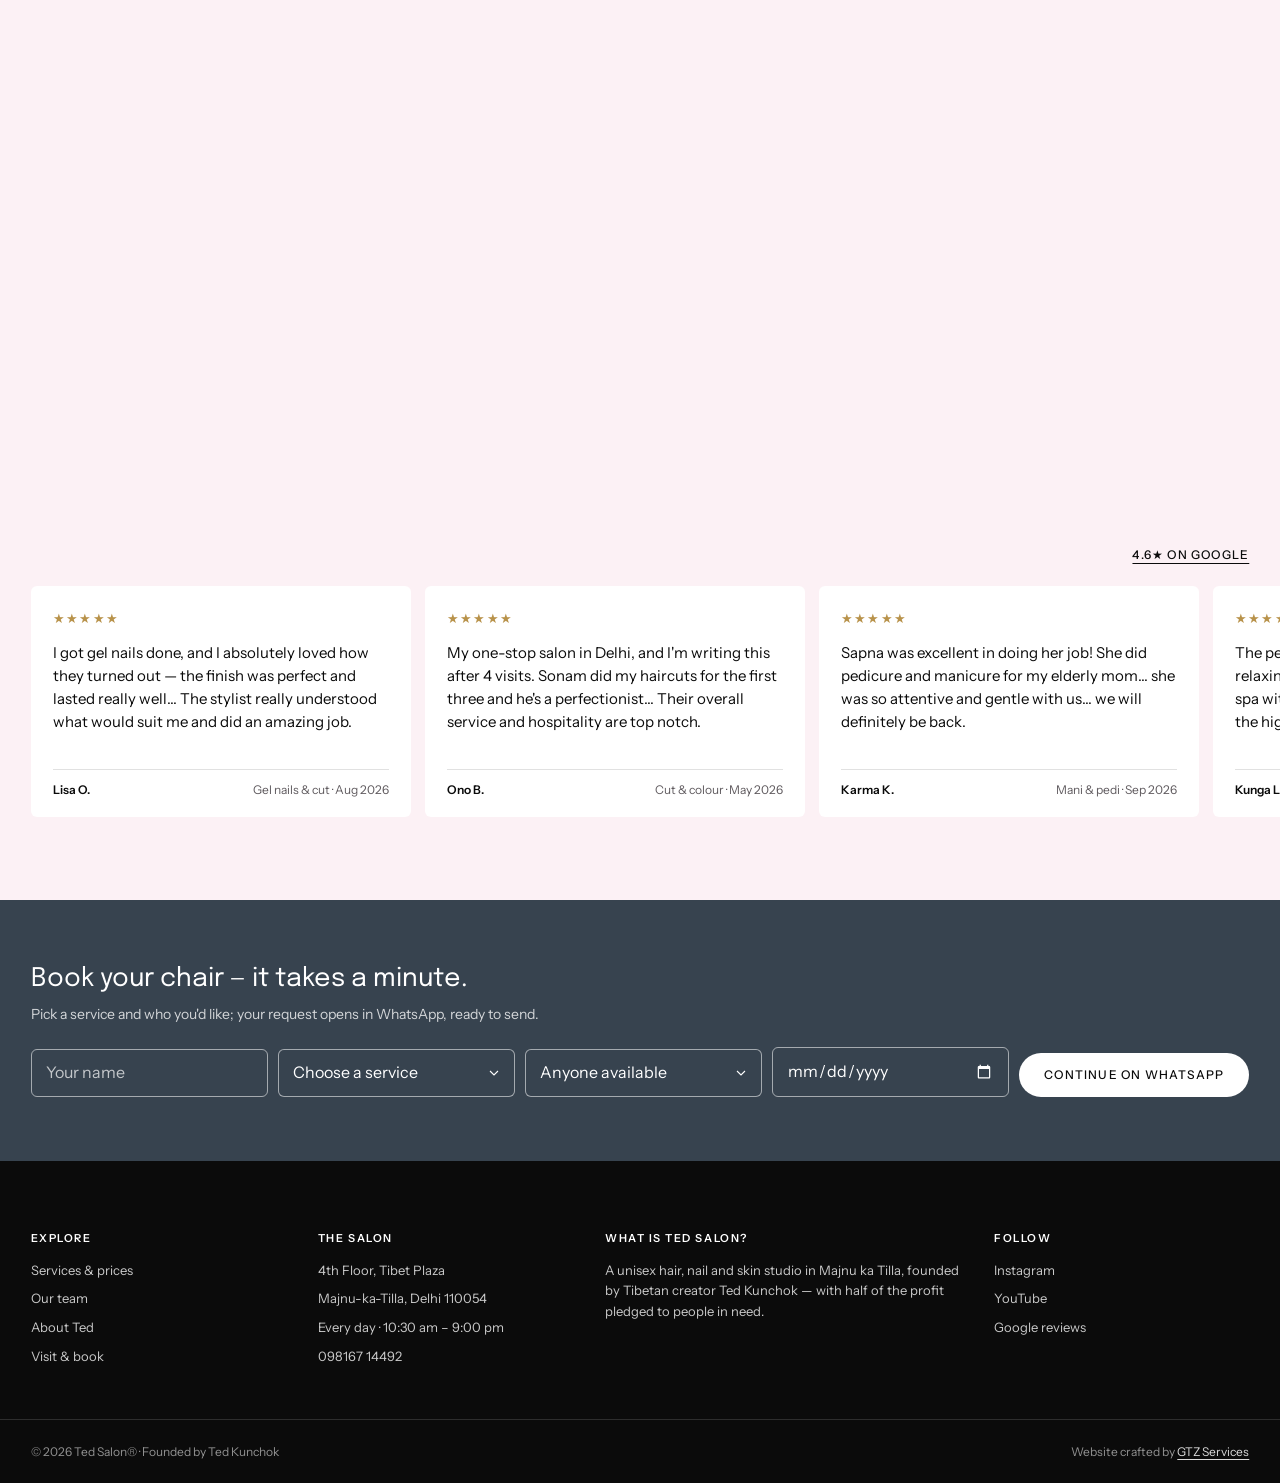
<file: demo/index.html>
<!doctype html>
<html lang="en">
<head>
  <meta charset="utf-8">
  <title>Ted Salon</title>
  <meta name="robots" content="noindex">
  <link rel="canonical" href="https://thetedsalon.com/">
  <meta http-equiv="refresh" content="0; url=/">
</head>
<body>
  <p>The Ted Salon website has moved to <a href="/">thetedsalon.com/</a>.</p>
</body>
</html>
</file>
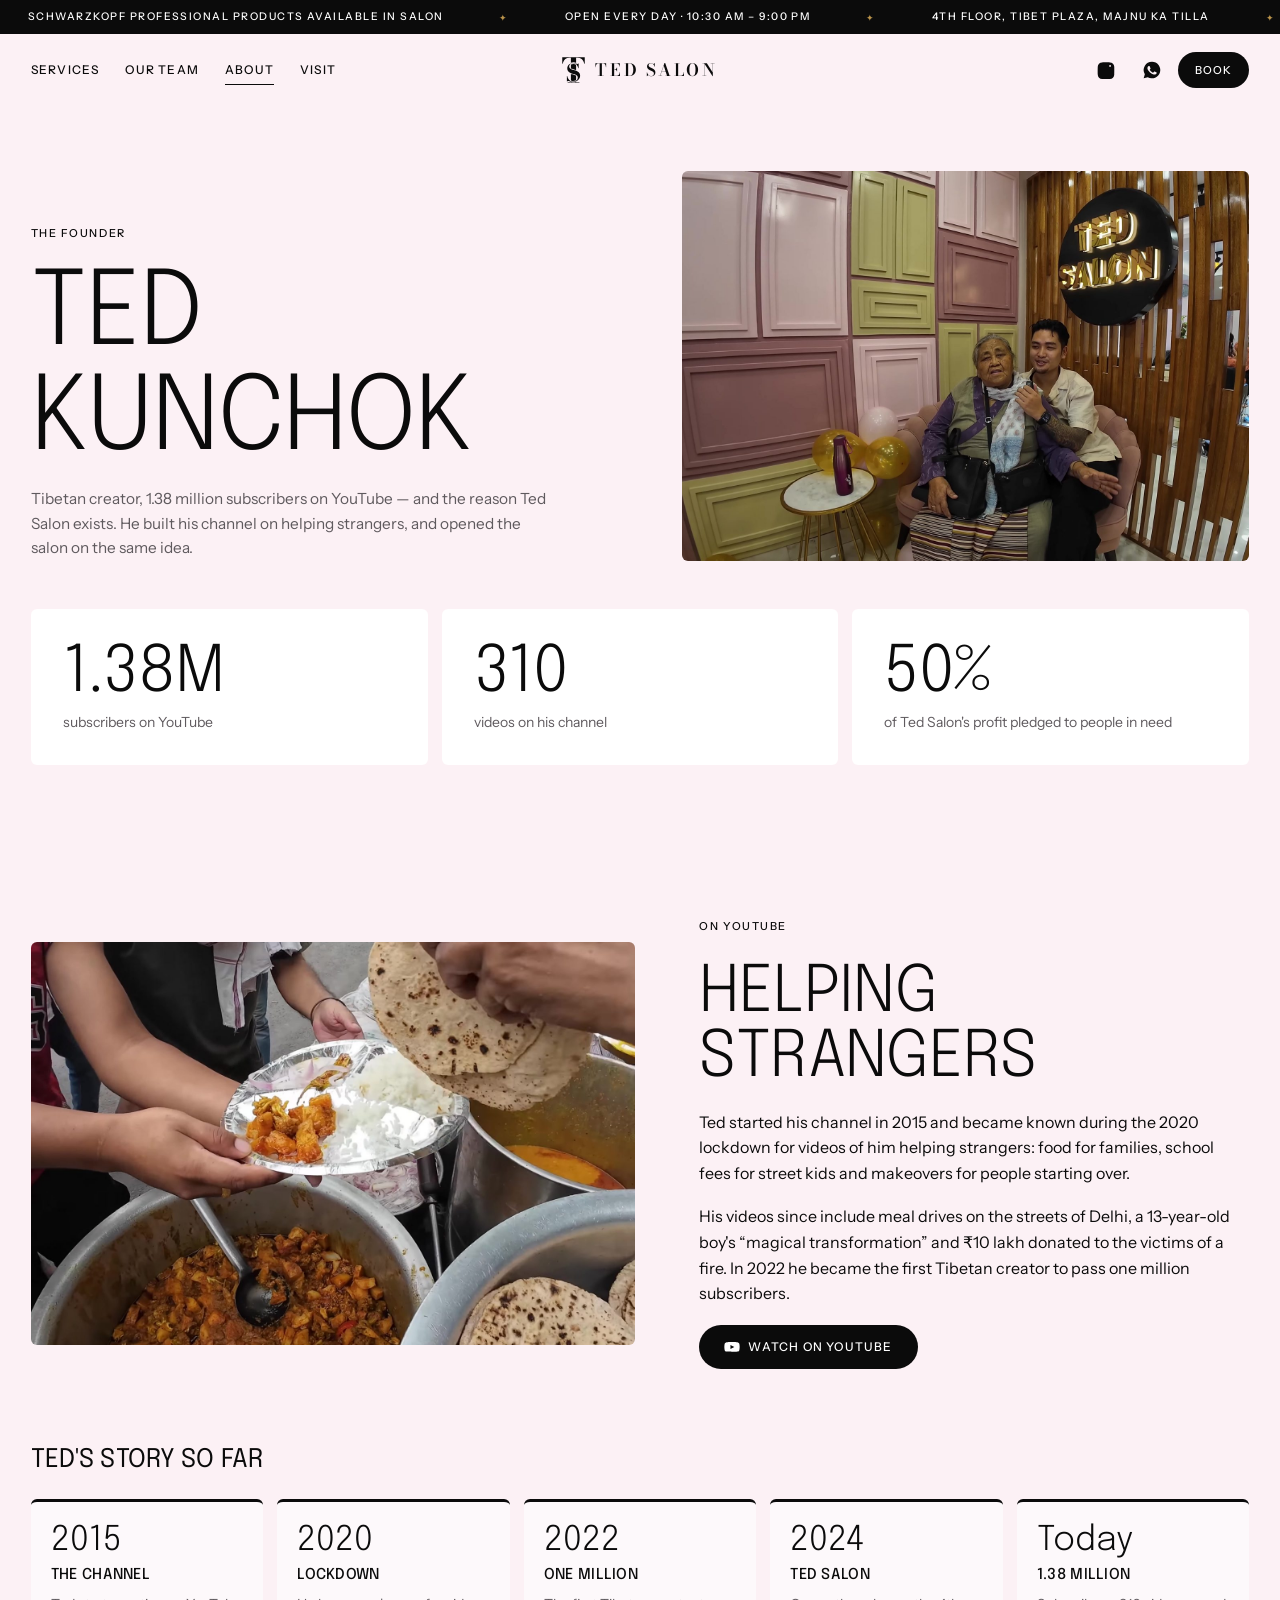
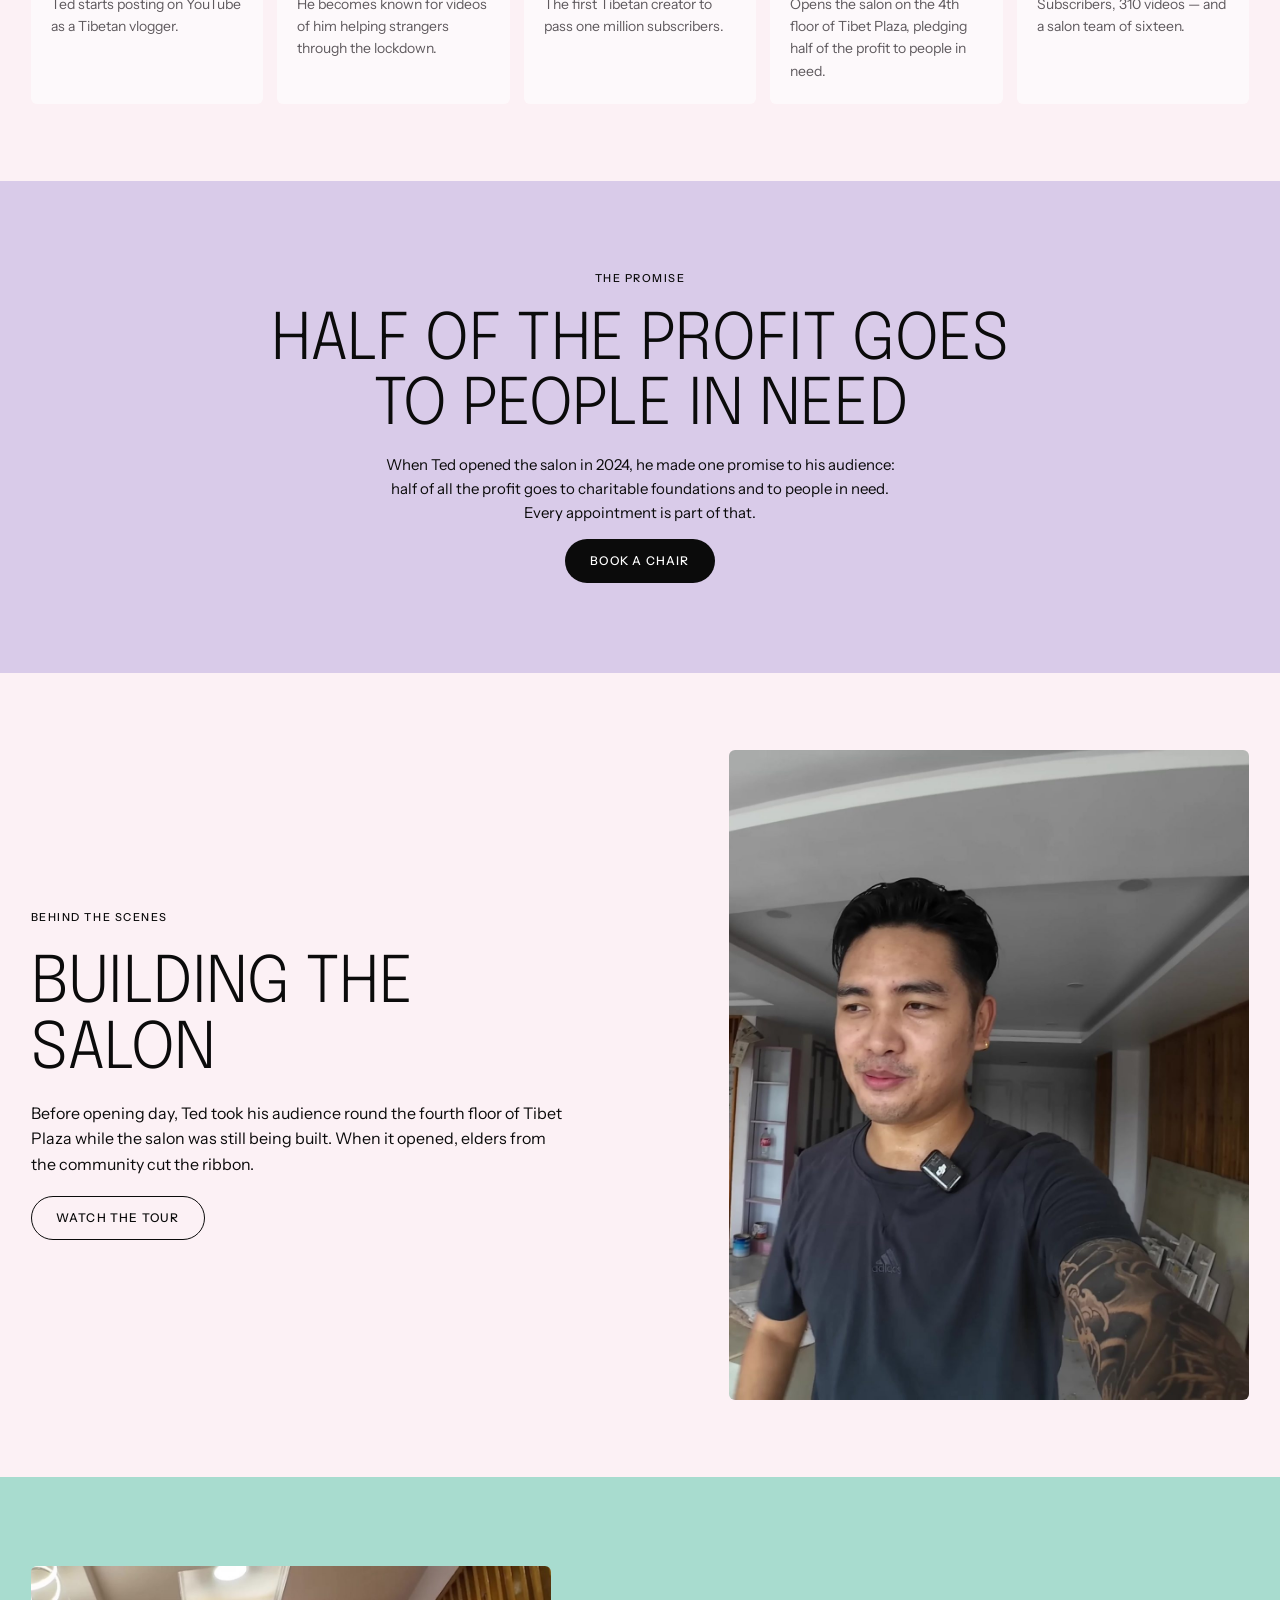
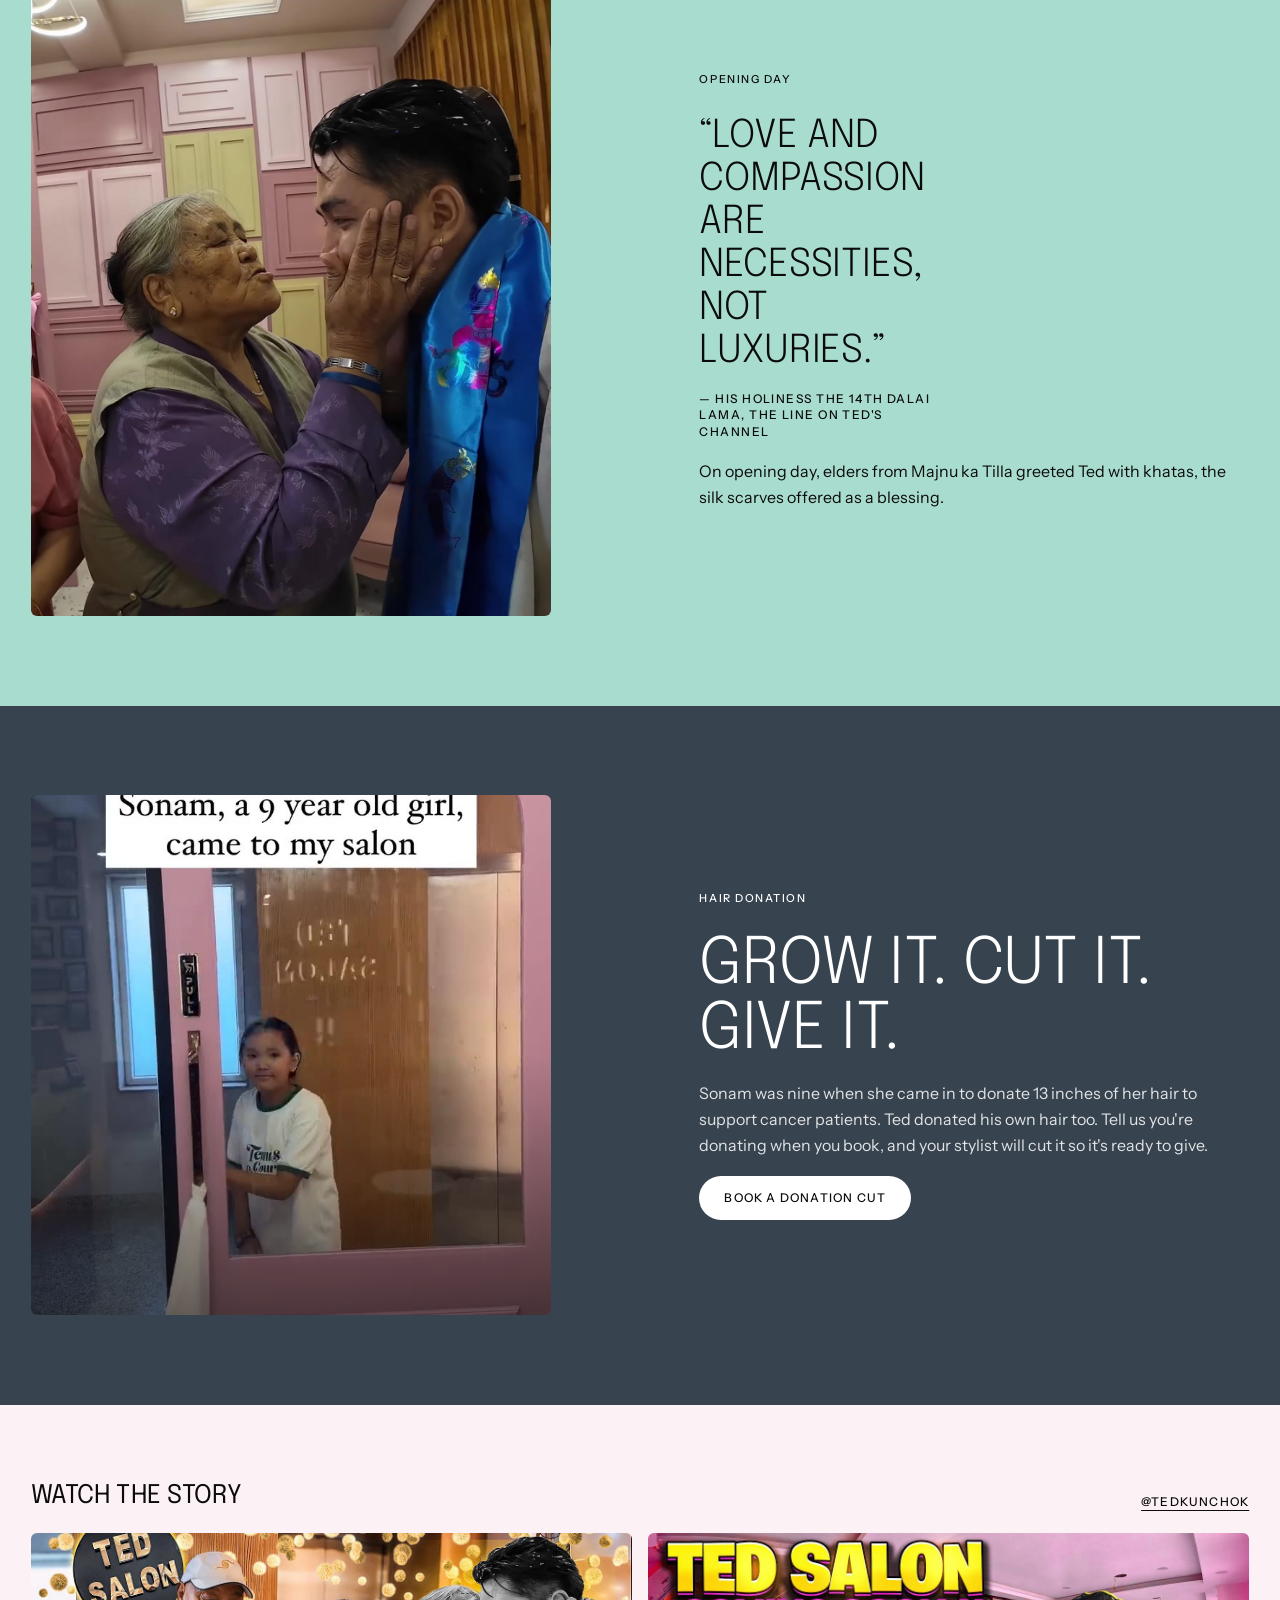
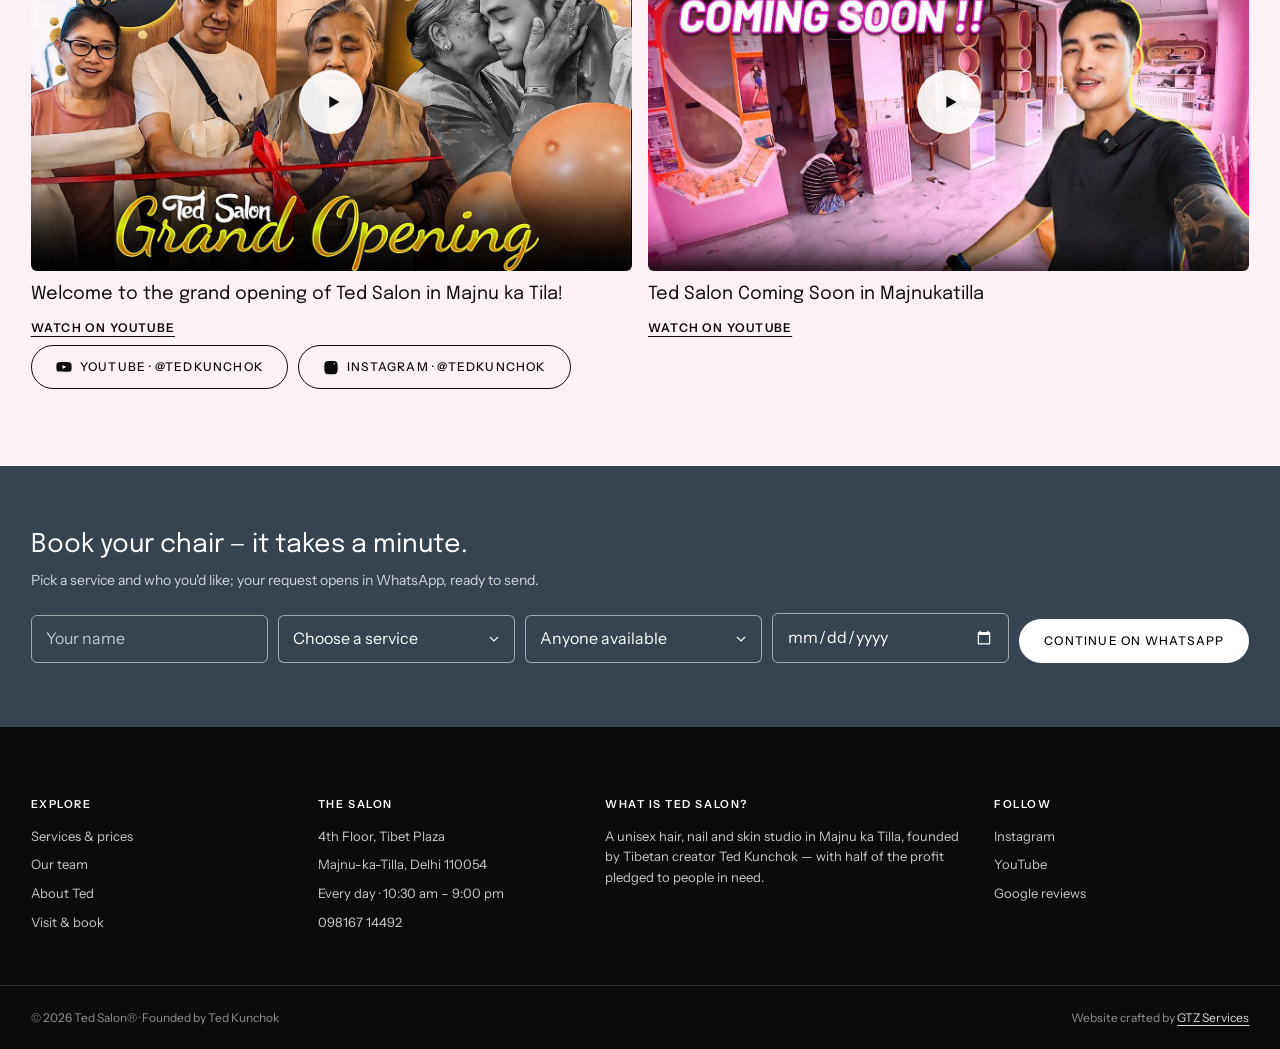
<file: about.html>
<!doctype html>
<html lang="en">
<head>
  <meta charset="utf-8">
  <meta name="viewport" content="width=device-width, initial-scale=1, viewport-fit=cover">
  <title>About Ted Kunchok — Founder of Ted Salon, Majnu ka Tilla</title>
  <meta name="description" content="Ted Kunchok is the Tibetan YouTuber (1.38M subscribers) behind Ted Salon in Majnu ka Tilla, opened in 2024 with half of the profit pledged to people in need.">
  <meta name="theme-color" content="#FCF1F5">
  <link rel="canonical" href="https://thetedsalon.com/about.html">
  <link rel="icon" href="/favicon.ico" sizes="48x48">
  <link rel="icon" href="/favicon.svg" type="image/svg+xml">
  <link rel="apple-touch-icon" href="/apple-touch-icon.png">
  <link rel="manifest" href="/site.webmanifest">
  <meta property="og:type" content="website">
  <meta property="og:site_name" content="Ted Salon">
  <meta property="og:title" content="About Ted Kunchok — Founder of Ted Salon, Majnu ka Tilla">
  <meta property="og:description" content="Ted Kunchok is the Tibetan YouTuber (1.38M subscribers) behind Ted Salon in Majnu ka Tilla, opened in 2024 with half of the profit pledged to people in need.">
  <meta property="og:url" content="https://thetedsalon.com/about.html">
  <meta property="og:image" content="https://thetedsalon.com/images/og-image.jpg">
  <meta name="twitter:card" content="summary_large_image">
  <link rel="preconnect" href="https://fonts.googleapis.com">
  <link rel="preconnect" href="https://fonts.gstatic.com" crossorigin>
  <link href="https://fonts.googleapis.com/css2?family=Epilogue:wght@300;400;500;600&family=Instrument+Sans:wght@400;500;600&family=Bodoni+Moda:opsz,wght@6..96,500;6..96,600&display=swap" rel="stylesheet">
  <link rel="stylesheet" href="css/site.css?v=2">
  <script>document.documentElement.classList.add('js')</script>
  <script type="application/ld+json">
  {
    "@context": "https://schema.org",
    "@type": "Person",
    "name": "Ted Kunchok",
    "jobTitle": "Founder of Ted Salon",
    "url": "https://thetedsalon.com/about.html",
    "image": "https://thetedsalon.com/assets/img/ted-opening.jpg",
    "sameAs": ["https://www.youtube.com/@TedKunchok", "https://www.instagram.com/tedkunchok/"]
  }
  </script>
</head>
<body>
  <a class="skip" href="#main">Skip to content</a>

  <div class="announce" aria-label="Salon news"><div class="announce__track"><span>Schwarzkopf Professional products available in salon</span><span>Open every day · 10:30 am – 9:00 pm</span><span>4th Floor, Tibet Plaza, Majnu ka Tilla</span><span>Book on WhatsApp · 098167 14492</span><span>Rated 4.6★ on Google</span><span>Schwarzkopf Professional products available in salon</span><span>Open every day · 10:30 am – 9:00 pm</span><span>4th Floor, Tibet Plaza, Majnu ka Tilla</span><span>Book on WhatsApp · 098167 14492</span><span>Rated 4.6★ on Google</span></div></div>

  <header class="hdr" data-hdr>
    <div class="hdr__in">
      <button class="hdr__burger" type="button" data-nav-open aria-expanded="false" aria-controls="nav-drawer" aria-label="Open menu"><svg viewBox="0 0 24 24" aria-hidden="true"><path d="M3 7h18M3 12h18M3 17h18"/></svg></button>
      <nav class="hdr__nav" aria-label="Primary"><a href="menu.html">Services</a><a href="team.html">Our Team</a><a href="about.html" aria-current="page">About</a><a href="find-us.html">Visit</a></nav>
      <a class="logo" href="index.html" aria-label="Ted Salon — home">
        <svg class="logo__mark" viewBox="0 0 90 100" aria-hidden="true"><path d="M34.8 2.0V98.0H21.9V100.0H68.1V98.0H55.2V2.0H60.2Q65.4 2.0 69.5 3.0Q73.6 4.1 76.8 6.7Q80.0 9.3 82.6 13.9Q85.1 18.5 87.2 25.7H89.0V0.0H1.0V25.7H2.8Q4.9 18.5 7.4 13.9Q10.0 9.3 13.2 6.7Q16.4 4.1 20.5 3.0Q24.6 2.0 29.8 2.0Z"/><path class="logo__s" d="M19.1 73.0V95.1H20.7Q21.2 93.7 21.8 93.3Q22.4 92.8 23.8 92.8Q24.8 92.8 26.8 93.4Q28.9 94.0 31.5 94.7Q34.2 95.3 37.2 95.9Q40.3 96.5 43.4 96.5Q49.5 96.5 54.6 94.6Q59.6 92.6 63.3 89.3Q66.9 86.0 68.9 81.6Q70.9 77.3 70.9 72.4Q70.9 67.4 69.0 64.0Q67.2 60.6 64.2 58.2Q61.2 55.8 57.4 54.3Q53.5 52.7 49.5 51.4Q45.4 50.1 41.6 48.9Q37.8 47.7 34.8 46.1Q31.8 44.4 29.9 42.1Q28.1 39.9 28.1 36.4Q28.1 34.1 29.2 31.9Q30.3 29.7 32.4 27.9Q34.5 26.1 37.5 25.0Q40.6 23.9 44.6 23.9Q49.4 23.9 52.6 25.6Q55.8 27.3 57.9 30.0Q60.0 32.8 61.4 36.2Q62.7 39.6 63.9 43.0H65.2V24.1H63.6Q63.1 25.3 62.7 25.7Q62.2 26.2 60.8 26.2Q59.6 26.2 58.2 25.6Q56.7 25.0 54.8 24.3Q52.9 23.7 50.4 23.1Q47.9 22.5 44.7 22.5Q39.5 22.5 35.0 24.2Q30.6 26.0 27.4 28.8Q24.2 31.7 22.4 35.4Q20.6 39.1 20.6 43.0Q20.6 48.4 22.4 52.0Q24.1 55.6 27.0 58.1Q29.9 60.5 33.6 62.0Q37.3 63.6 41.2 64.7Q45.0 65.9 48.7 67.0Q52.4 68.1 55.3 69.7Q58.2 71.3 60.0 73.7Q61.7 76.1 61.7 79.7Q61.7 81.7 60.9 84.4Q60.1 87.0 58.2 89.4Q56.2 91.8 52.8 93.5Q49.4 95.1 44.2 95.1Q42.7 95.1 40.9 95.1Q39.2 95.0 37.2 94.5Q35.3 93.9 33.1 92.7Q31.0 91.5 28.7 89.2Q26.6 87.2 25.2 84.9Q23.7 82.5 22.8 80.3Q21.8 78.0 21.3 76.1Q20.8 74.2 20.6 73.0Z"/></svg>
        <span class="logo__word">TED SALON</span>
      </a>
      <div class="hdr__tools">
        <a class="icon-btn" href="https://www.instagram.com/ted.salon/" target="_blank" rel="noopener" aria-label="Ted Salon on Instagram"><svg viewBox="0 0 24 24" aria-hidden="true"><path d="M12 7.3A4.7 4.7 0 1 0 16.7 12 4.7 4.7 0 0 0 12 7.3zm0 7.7a3 3 0 1 1 3-3 3 3 0 0 1-3 3zm6-7.9a1.1 1.1 0 1 1-1.1-1.1A1.1 1.1 0 0 1 18 7.1zM21.9 8.2a5.4 5.4 0 0 0-1.5-3.8 5.4 5.4 0 0 0-3.8-1.5C15.1 2.8 8.9 2.8 7.4 2.9a5.4 5.4 0 0 0-3.8 1.5 5.4 5.4 0 0 0-1.5 3.8c-.1 1.5-.1 7.7 0 9.2a5.4 5.4 0 0 0 1.5 3.8 5.4 5.4 0 0 0 3.8 1.5c1.5.1 7.7.1 9.2 0a5.4 5.4 0 0 0 3.8-1.5 5.4 5.4 0 0 0 1.5-3.8c.1-1.5.1-7.7 0-9.2z"/></svg></a>
        <a class="icon-btn" href="https://wa.me/919816714492" target="_blank" rel="noopener" aria-label="Message Ted Salon on WhatsApp"><svg viewBox="0 0 24 24" aria-hidden="true"><path d="M12 2a10 10 0 0 0-8.6 15.1L2 22l5-1.3A10 10 0 1 0 12 2zm5.3 14.1c-.2.6-1.3 1.2-1.8 1.3-.5 0-1 .2-3.3-.7a11.7 11.7 0 0 1-4.6-4.1 5.2 5.2 0 0 1-1.1-2.8 3 3 0 0 1 1-2.2 1 1 0 0 1 .7-.3h.5c.2 0 .4 0 .6.5l.9 2.1a.6.6 0 0 1 0 .5l-.3.5-.4.5c-.2.1-.3.3-.1.6a8 8 0 0 0 1.5 1.9 7.3 7.3 0 0 0 2.1 1.3c.3.1.5.1.6-.1l.9-1.1c.2-.3.4-.2.6-.1l2 .9c.3.2.5.2.5.4a2.5 2.5 0 0 1-.2 1.4z"/></svg></a>
        <button class="pill pill--dark pill--sm" type="button" data-book>Book</button>
      </div>
    </div>
  </header>

  <div class="sheet sheet--left" id="nav-drawer" data-nav-drawer hidden>
    <div class="sheet__scrim" data-nav-close></div>
    <nav class="sheet__panel" aria-label="Menu">
      <button class="sheet__x" type="button" data-nav-close aria-label="Close menu"><svg viewBox="0 0 24 24" aria-hidden="true"><path d="M6 6l12 12M18 6L6 18"/></svg></button>
      <ul class="sheet__links">
        <li><a href="index.html">Home</a></li>
        <li><a href="menu.html">Services</a></li>
        <li><a href="team.html">Our Team</a></li>
        <li><a href="about.html" aria-current="page">About</a></li>
        <li><a href="find-us.html">Visit</a></li>
      </ul>
      <button class="pill pill--dark pill--block" type="button" data-book>Book an appointment</button>
      <p class="sheet__meta">4th Floor, Tibet Plaza, Majnu ka Tilla · <a href="tel:+919816714492">098167 14492</a></p>
    </nav>
  </div>

  <main id="main">
    <section class="phead phead--img">
      <div class="phead__in wrap">
        <div class="phead__copy">
          <p class="kicker" data-reveal>The founder</p>
          <h1 class="h-display" data-reveal>Ted Kunchok</h1>
          <p class="lead" data-reveal>Tibetan creator, 1.38 million subscribers on YouTube — and the reason Ted Salon exists. He built his channel on helping strangers, and opened the salon on the same idea.</p>
        </div>
        <figure class="phead__img" data-reveal><img src="assets/img/ted-opening-wide.jpg" alt="Ted Kunchok on Ted Salon's opening day, sitting with an elder on the pink sofa beneath the gold TED SALON sign." width="1600" height="1100"></figure>
      </div>
    </section>

    <section class="sec sec--flush" aria-label="Ted in numbers">
      <ul class="wrap stats">
        <li data-reveal><strong>1.38M</strong><span>subscribers on YouTube</span></li>
        <li data-reveal><strong>310</strong><span>videos on his channel</span></li>
        <li data-reveal><strong>50%</strong><span>of Ted Salon's profit pledged to people in need</span></li>
      </ul>
    </section>

    <section class="sec" aria-labelledby="yt-title">
      <div class="wrap split split--rev">
        <div class="split__copy">
          <p class="kicker">On YouTube</p>
          <h2 class="h-display" id="yt-title" data-reveal>Helping strangers</h2>
          <p>Ted started his channel in 2015 and became known during the 2020 lockdown for videos of him helping strangers: food for families, school fees for street kids and makeovers for people starting over.</p>
          <p>His videos since include meal drives on the streets of Delhi, a 13-year-old boy's “magical transformation” and ₹10 lakh donated to the victims of a fire. In 2022 he became the first Tibetan creator to pass one million subscribers.</p>
          <a class="pill pill--dark" href="https://www.youtube.com/@TedKunchok" target="_blank" rel="noopener"><svg viewBox="0 0 24 24" aria-hidden="true"><path d="M23 7.2a3 3 0 0 0-2.1-2.1C19 4.6 12 4.6 12 4.6s-7 0-8.9.5A3 3 0 0 0 1 7.2 31 31 0 0 0 .5 12a31 31 0 0 0 .5 4.8 3 3 0 0 0 2.1 2.1c1.9.5 8.9.5 8.9.5s7 0 8.9-.5a3 3 0 0 0 2.1-2.1 31 31 0 0 0 .5-4.8 31 31 0 0 0-.5-4.8zM9.7 15.1V8.9L15.5 12z"/></svg> Watch on YouTube</a>
        </div>
        <figure class="split__img split__img--land" data-reveal><img src="assets/img/ted-meals.jpg" alt="Plates of rice, curry and rotis being handed out during one of Ted's meal drives in Delhi." loading="lazy" width="1500" height="1000"><figcaption>A meal drive in Delhi, from Ted's “Ted Salon Coming Soon” video.</figcaption></figure>
      </div>
    </section>

    <section class="sec sec--flush" aria-labelledby="story-title">
      <div class="wrap">
        <h2 class="h-sec" id="story-title" data-reveal>Ted's story so far</h2>
        <ol class="timeline">
          <li data-reveal><b>2015</b><h3>The channel</h3><p>Ted starts posting on YouTube as a Tibetan vlogger.</p></li>
          <li data-reveal><b>2020</b><h3>Lockdown</h3><p>He becomes known for videos of him helping strangers through the lockdown.</p></li>
          <li data-reveal><b>2022</b><h3>One million</h3><p>The first Tibetan creator to pass one million subscribers.</p></li>
          <li data-reveal><b>2024</b><h3>Ted Salon</h3><p>Opens the salon on the 4th floor of Tibet Plaza, pledging half of the profit to people in need.</p></li>
          <li data-reveal><b>Today</b><h3>1.38 million</h3><p>Subscribers, 310 videos — and a salon team of sixteen.</p></li>
        </ol>
      </div>
    </section>

    <section class="band band--lav" aria-labelledby="promise-title">
      <div class="wrap band__in band__in--center">
        <p class="kicker">The promise</p>
        <h2 class="h-display" id="promise-title" data-reveal>Half of the profit goes to people in need</h2>
        <p>When Ted opened the salon in 2024, he made one promise to his audience: half of all the profit goes to charitable foundations and to people in need. Every appointment is part of that.</p>
        <button class="pill pill--dark" type="button" data-book>Book a chair</button>
      </div>
    </section>

    <section class="sec" aria-labelledby="build-title">
      <div class="wrap split">
        <div class="split__copy">
          <p class="kicker">Behind the scenes</p>
          <h2 class="h-display" id="build-title" data-reveal>Building the salon</h2>
          <p>Before opening day, Ted took his audience round the fourth floor of Tibet Plaza while the salon was still being built. When it opened, elders from the community cut the ribbon.</p>
          <a class="pill pill--outline" href="https://www.youtube.com/watch?v=55wOAXVBMuc" target="_blank" rel="noopener">Watch the tour</a>
        </div>
        <figure class="split__img" data-reveal><img src="assets/img/ted-building.jpg" alt="Ted Kunchok filming inside the salon while it was still being built." loading="lazy" width="1200" height="1500"><figcaption>From “Ted Salon Coming Soon in Majnukatilla”.</figcaption></figure>
      </div>
    </section>

    <section class="band band--mint" aria-labelledby="day-title">
      <div class="wrap split split--rev">
        <div class="split__copy">
          <p class="kicker" id="day-title">Opening day</p>
          <blockquote class="bigquote bigquote--left" data-reveal>
            <p>“Love and compassion are necessities, not luxuries.”</p>
            <cite>— His Holiness the 14th Dalai Lama, the line on Ted's channel</cite>
          </blockquote>
          <p>On opening day, elders from Majnu ka Tilla greeted Ted with khatas, the silk scarves offered as a blessing.</p>
        </div>
        <figure class="split__img" data-reveal><img src="assets/img/ted-blessing.jpg" alt="An elder holds Ted Kunchok's face in her hands on opening day; he wears a blue khata." loading="lazy" width="1200" height="1500"></figure>
      </div>
    </section>

    <section class="band band--slate" aria-labelledby="donate-title">
      <div class="wrap split split--rev">
        <div class="split__copy">
          <p class="kicker">Hair donation</p>
          <h2 class="h-display" id="donate-title" data-reveal>Grow it. Cut it. Give it.</h2>
          <p>Sonam was nine when she came in to donate 13 inches of her hair to support cancer patients. Ted donated his own hair too. Tell us you're donating when you book, and your stylist will cut it so it's ready to give.</p>
          <button class="pill pill--light" type="button" data-enquire="Hair donation cut" data-cat="hair">Book a donation cut</button>
        </div>
        <article class="vtile split__img" data-reveal>
          <video muted loop playsinline preload="none" poster="videos/donation.jpg" data-src="videos/donation.mp4" aria-hidden="true"></video>
        </article>
      </div>
    </section>

    <section class="sec" aria-labelledby="watch-title">
      <div class="wrap">
        <header class="sec__head"><h2 class="h-sec" id="watch-title" data-reveal>Watch the story</h2><a class="link-u" href="https://www.youtube.com/@TedKunchok" target="_blank" rel="noopener">@TedKunchok</a></header>
        <div class="vcards">
          <a class="vcard" href="https://www.youtube.com/watch?v=CaEeZPEgHNk" target="_blank" rel="noopener" data-reveal>
            <span class="vcard__img"><img src="assets/img/yt-opening.jpg" alt="" loading="lazy" width="1280" height="720"><span class="vcard__play"><svg viewBox="0 0 24 24" aria-hidden="true"><path d="M8 5.5v13l11-6.5z"/></svg></span></span>
            <strong>Welcome to the grand opening of Ted Salon in Majnu ka Tila!</strong><span>Watch on YouTube</span>
          </a>
          <a class="vcard" href="https://www.youtube.com/watch?v=55wOAXVBMuc" target="_blank" rel="noopener" data-reveal>
            <span class="vcard__img"><img src="assets/img/yt-coming-soon.jpg" alt="" loading="lazy" width="1280" height="720"><span class="vcard__play"><svg viewBox="0 0 24 24" aria-hidden="true"><path d="M8 5.5v13l11-6.5z"/></svg></span></span>
            <strong>Ted Salon Coming Soon in Majnukatilla</strong><span>Watch on YouTube</span>
          </a>
        </div>
        <div class="follow">
          <a class="pill pill--outline" href="https://www.youtube.com/@TedKunchok" target="_blank" rel="noopener"><svg viewBox="0 0 24 24" aria-hidden="true"><path d="M23 7.2a3 3 0 0 0-2.1-2.1C19 4.6 12 4.6 12 4.6s-7 0-8.9.5A3 3 0 0 0 1 7.2 31 31 0 0 0 .5 12a31 31 0 0 0 .5 4.8 3 3 0 0 0 2.1 2.1c1.9.5 8.9.5 8.9.5s7 0 8.9-.5a3 3 0 0 0 2.1-2.1 31 31 0 0 0 .5-4.8 31 31 0 0 0-.5-4.8zM9.7 15.1V8.9L15.5 12z"/></svg> YouTube · @TedKunchok</a>
          <a class="pill pill--outline" href="https://www.instagram.com/tedkunchok/" target="_blank" rel="noopener"><svg viewBox="0 0 24 24" aria-hidden="true"><path d="M12 7.3A4.7 4.7 0 1 0 16.7 12 4.7 4.7 0 0 0 12 7.3zm0 7.7a3 3 0 1 1 3-3 3 3 0 0 1-3 3zm6-7.9a1.1 1.1 0 1 1-1.1-1.1A1.1 1.1 0 0 1 18 7.1zM21.9 8.2a5.4 5.4 0 0 0-1.5-3.8 5.4 5.4 0 0 0-3.8-1.5C15.1 2.8 8.9 2.8 7.4 2.9a5.4 5.4 0 0 0-3.8 1.5 5.4 5.4 0 0 0-1.5 3.8c-.1 1.5-.1 7.7 0 9.2a5.4 5.4 0 0 0 1.5 3.8 5.4 5.4 0 0 0 3.8 1.5c1.5.1 7.7.1 9.2 0a5.4 5.4 0 0 0 3.8-1.5 5.4 5.4 0 0 0 1.5-3.8c.1-1.5.1-7.7 0-9.2z"/></svg> Instagram · @tedkunchok</a>
        </div>
      </div>
    </section>

    <section class="signup" aria-labelledby="signup-title">
      <div class="wrap signup__in">
        <div>
          <h2 class="signup__title" id="signup-title">Book your chair — it takes a minute.</h2>
          <p>Pick a service and who you'd like; your request opens in WhatsApp, ready to send.</p>
        </div>
        <form class="form form--inline" data-book-form novalidate>
          <label class="field"><span class="vh">Your name</span><input name="name" type="text" autocomplete="name" placeholder="Your name" required></label>
          <label class="field"><span class="vh">Service</span><select name="service" data-service required><option value="">Choose a service</option></select></label>
          <label class="field"><span class="vh">With</span><select name="stylist" data-stylist><option value="">Anyone available</option></select></label>
          <label class="field"><span class="vh">Date</span><input name="date" type="date" required></label>
          <button class="pill pill--light" type="submit">Continue on WhatsApp</button>
          <p class="form__err" aria-live="polite"></p>
        </form>
      </div>
    </section>
  </main>

  <footer class="ftr">
    <div class="ftr__grid wrap">
      <div>
        <h3>Explore</h3>
        <ul>
          <li><a href="menu.html">Services &amp; prices</a></li>
          <li><a href="team.html">Our team</a></li>
          <li><a href="about.html">About Ted</a></li>
          <li><a href="find-us.html">Visit &amp; book</a></li>
        </ul>
      </div>
      <div>
        <h3>The salon</h3>
        <ul>
          <li>4th Floor, Tibet Plaza</li>
          <li>Majnu-ka-Tilla, Delhi 110054</li>
          <li>Every day · 10:30 am – 9:00 pm</li>
          <li><a href="tel:+919816714492">098167 14492</a></li>
        </ul>
      </div>
      <div class="ftr__about">
        <h3>What is Ted Salon?</h3>
        <p>A unisex hair, nail and skin studio in Majnu ka Tilla, founded by Tibetan creator Ted Kunchok — with half of the profit pledged to people in need.</p>
      </div>
      <div>
        <h3>Follow</h3>
        <ul>
          <li><a href="https://www.instagram.com/ted.salon/" target="_blank" rel="noopener">Instagram</a></li>
          <li><a href="https://www.youtube.com/@TedKunchok" target="_blank" rel="noopener">YouTube</a></li>
          <li><a href="https://maps.app.goo.gl/P9VZwgKN1CnZhaeW8" target="_blank" rel="noopener">Google reviews</a></li>
        </ul>
      </div>
    </div>
    <div class="ftr__bottom wrap">
      <p>© <span data-year>2026</span> Ted Salon® · Founded by Ted Kunchok</p>
      <p class="credit">Website crafted by <a href="https://gtzservices.pages.dev/" target="_blank" rel="noopener">GTZ Services</a></p>
    </div>
  </footer>

  <div class="sheet sheet--right" data-book-drawer hidden>
    <div class="sheet__scrim" data-book-close></div>
    <aside class="sheet__panel book" role="dialog" aria-modal="true" aria-labelledby="book-title">
      <button class="sheet__x" type="button" data-book-close aria-label="Close booking"><svg viewBox="0 0 24 24" aria-hidden="true"><path d="M6 6l12 12M18 6L6 18"/></svg></button>
      <p class="kicker">Appointments</p>
      <h2 class="h-sec" id="book-title">Book your chair</h2>
      <div class="book__who" data-book-who hidden></div>
      <form class="form" data-book-form novalidate>
          <div class="field"><label for="drawer-name">Your name</label><input id="drawer-name" name="name" type="text" autocomplete="name" placeholder="e.g. Tenzin" required></div>
          <div class="field"><label for="drawer-stylist">With</label><select id="drawer-stylist" name="stylist" data-stylist><option value="">Anyone available</option></select></div>
          <div class="field"><label for="drawer-service">Service</label><select id="drawer-service" name="service" data-service required><option value="">Choose a service</option></select></div>
          <div class="field-row">
            <div class="field"><label for="drawer-date">Date</label><input id="drawer-date" name="date" type="date" required></div>
            <div class="field"><label for="drawer-time">Time</label><select id="drawer-time" name="time" data-time><option value="">Any time</option></select></div>
          </div>
          <div class="field"><label for="drawer-notes">Notes <span class="opt">(optional)</span></label><textarea id="drawer-notes" name="notes" rows="2" placeholder="Hair length, a reference photo you'll send…"></textarea></div>
          <p class="form__err" aria-live="polite"></p>
          <button class="pill pill--dark pill--block pill--lg" type="submit"><svg viewBox="0 0 24 24" aria-hidden="true"><path d="M12 2a10 10 0 0 0-8.6 15.1L2 22l5-1.3A10 10 0 1 0 12 2zm5.3 14.1c-.2.6-1.3 1.2-1.8 1.3-.5 0-1 .2-3.3-.7a11.7 11.7 0 0 1-4.6-4.1 5.2 5.2 0 0 1-1.1-2.8 3 3 0 0 1 1-2.2 1 1 0 0 1 .7-.3h.5c.2 0 .4 0 .6.5l.9 2.1a.6.6 0 0 1 0 .5l-.3.5-.4.5c-.2.1-.3.3-.1.6a8 8 0 0 0 1.5 1.9 7.3 7.3 0 0 0 2.1 1.3c.3.1.5.1.6-.1l.9-1.1c.2-.3.4-.2.6-.1l2 .9c.3.2.5.2.5.4a2.5 2.5 0 0 1-.2 1.4z"/></svg> Send request on WhatsApp</button>
          <p class="form__note">Opens WhatsApp with your request ready — nothing is sent until you press send.</p>
        </form>
    </aside>
  </div>

  <script src="js/menu-data.js?v=2" defer></script>
  <script src="js/team.js?v=2" defer></script>
  <script src="js/site.js?v=2" defer></script>
</body>
</html>
</file>
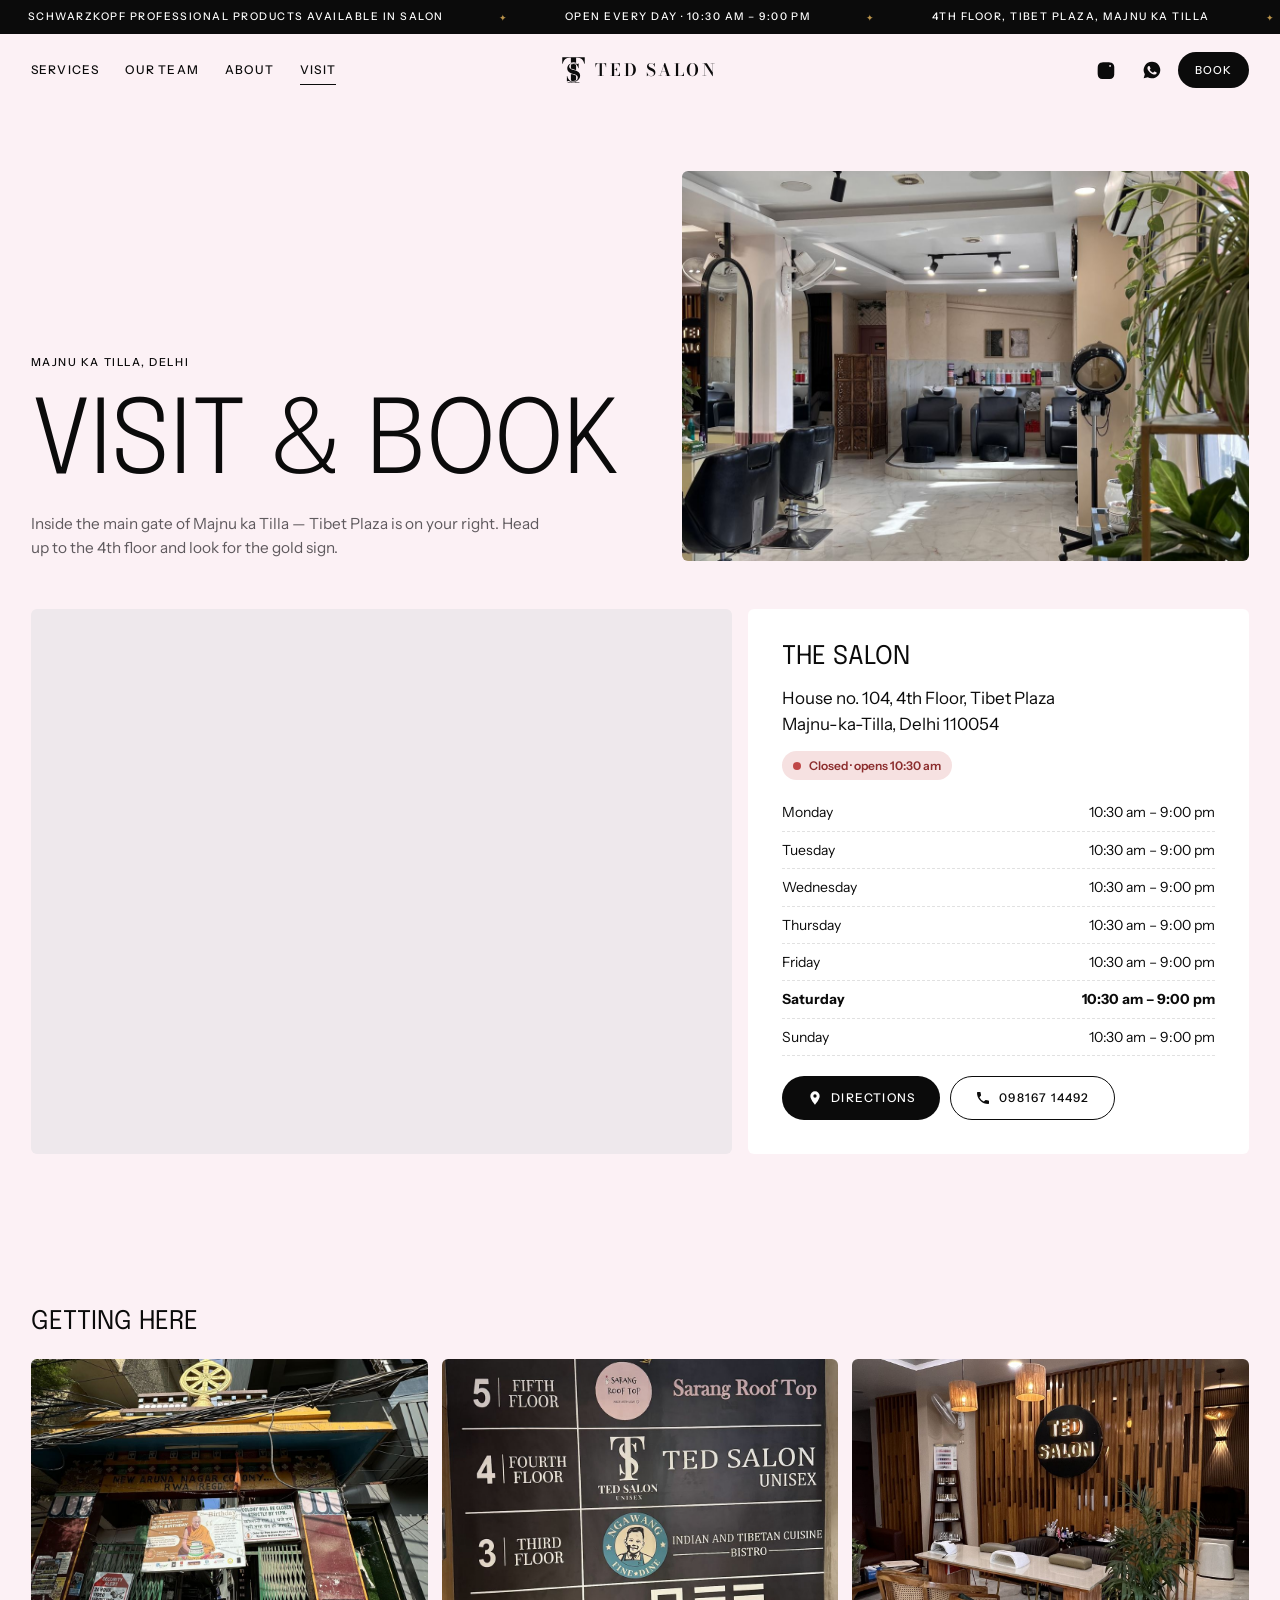
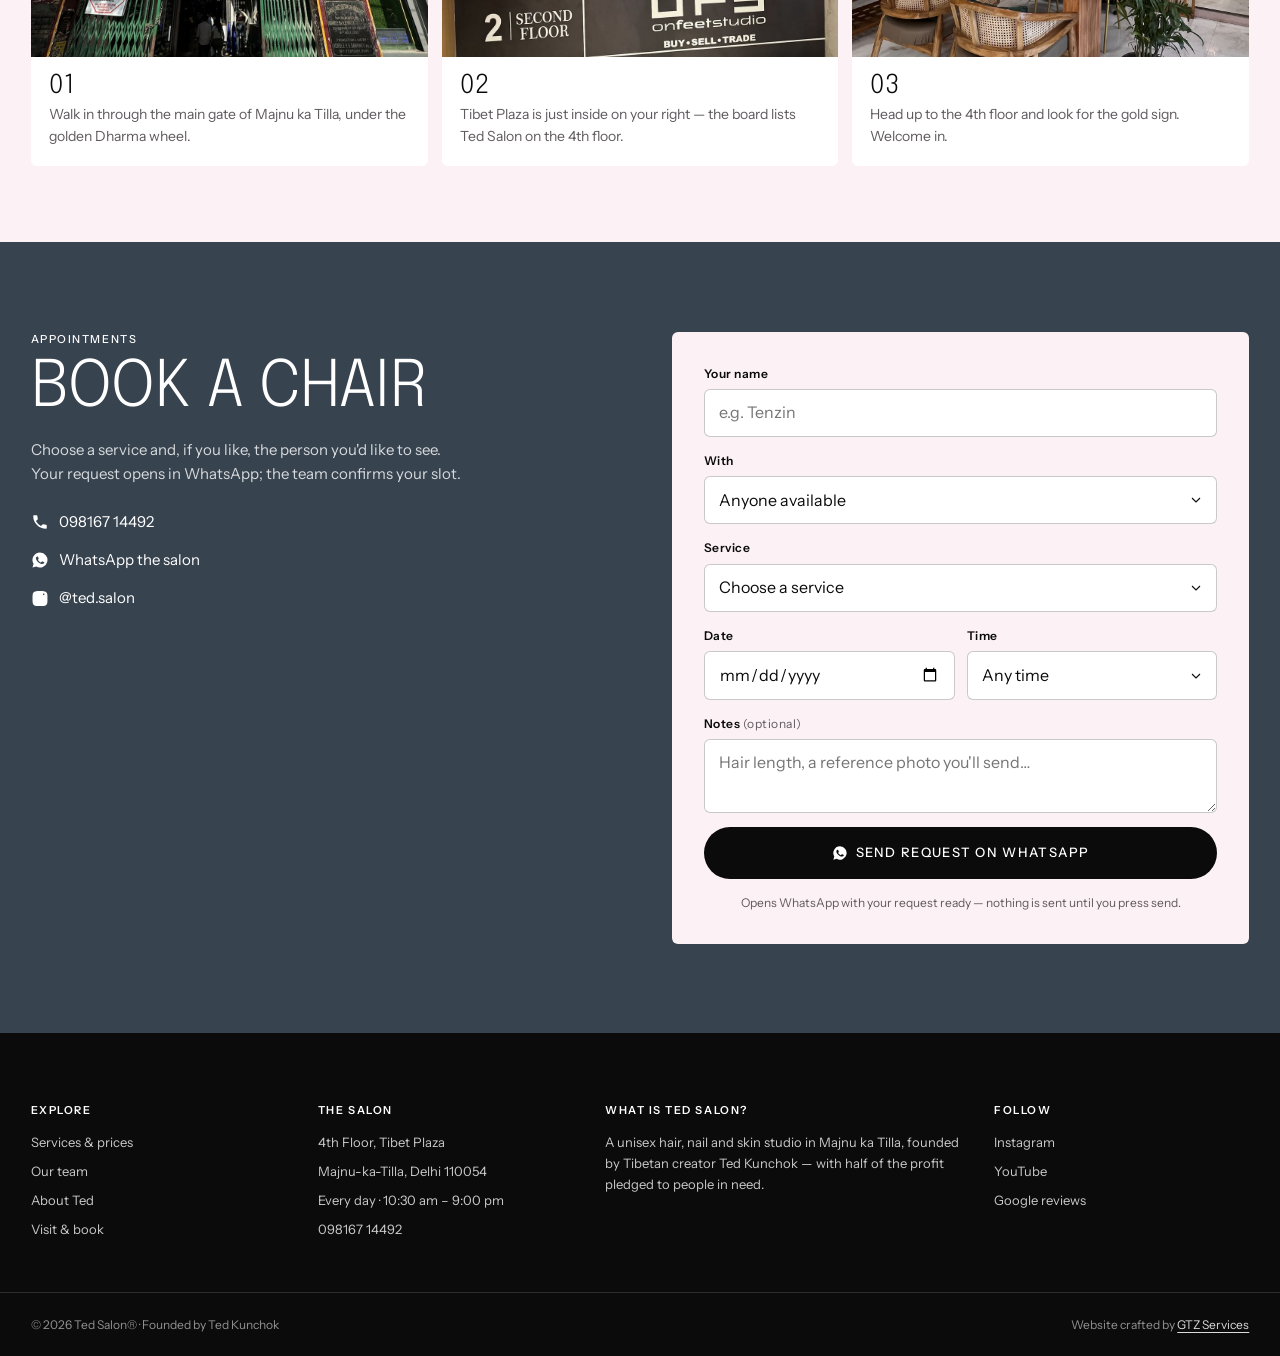
<file: find-us.html>
<!doctype html>
<html lang="en">
<head>
  <meta charset="utf-8">
  <meta name="viewport" content="width=device-width, initial-scale=1, viewport-fit=cover">
  <title>Visit &amp; Book — Ted Salon, 4th Floor, Tibet Plaza, Majnu ka Tilla</title>
  <meta name="description" content="Find Ted Salon on the 4th floor of Tibet Plaza, Majnu ka Tilla, Delhi. Open daily 10:30 am – 9 pm. Book on WhatsApp.">
  <meta name="theme-color" content="#FCF1F5">
  <link rel="canonical" href="https://thetedsalon.com/find-us.html">
  <link rel="icon" href="/favicon.ico" sizes="48x48">
  <link rel="icon" href="/favicon.svg" type="image/svg+xml">
  <link rel="apple-touch-icon" href="/apple-touch-icon.png">
  <link rel="manifest" href="/site.webmanifest">
  <meta property="og:type" content="website">
  <meta property="og:site_name" content="Ted Salon">
  <meta property="og:title" content="Visit &amp; Book — Ted Salon, 4th Floor, Tibet Plaza, Majnu ka Tilla">
  <meta property="og:description" content="Find Ted Salon on the 4th floor of Tibet Plaza, Majnu ka Tilla, Delhi. Open daily 10:30 am – 9 pm. Book on WhatsApp.">
  <meta property="og:url" content="https://thetedsalon.com/find-us.html">
  <meta property="og:image" content="https://thetedsalon.com/images/og-image.jpg">
  <meta name="twitter:card" content="summary_large_image">
  <link rel="preconnect" href="https://fonts.googleapis.com">
  <link rel="preconnect" href="https://fonts.gstatic.com" crossorigin>
  <link href="https://fonts.googleapis.com/css2?family=Epilogue:wght@300;400;500;600&family=Instrument+Sans:wght@400;500;600&family=Bodoni+Moda:opsz,wght@6..96,500;6..96,600&display=swap" rel="stylesheet">
  <link rel="stylesheet" href="css/site.css?v=2">
  <script>document.documentElement.classList.add('js')</script>
</head>
<body>
  <a class="skip" href="#main">Skip to content</a>

  <div class="announce" aria-label="Salon news"><div class="announce__track"><span>Schwarzkopf Professional products available in salon</span><span>Open every day · 10:30 am – 9:00 pm</span><span>4th Floor, Tibet Plaza, Majnu ka Tilla</span><span>Book on WhatsApp · 098167 14492</span><span>Rated 4.6★ on Google</span><span>Schwarzkopf Professional products available in salon</span><span>Open every day · 10:30 am – 9:00 pm</span><span>4th Floor, Tibet Plaza, Majnu ka Tilla</span><span>Book on WhatsApp · 098167 14492</span><span>Rated 4.6★ on Google</span></div></div>

  <header class="hdr" data-hdr>
    <div class="hdr__in">
      <button class="hdr__burger" type="button" data-nav-open aria-expanded="false" aria-controls="nav-drawer" aria-label="Open menu"><svg viewBox="0 0 24 24" aria-hidden="true"><path d="M3 7h18M3 12h18M3 17h18"/></svg></button>
      <nav class="hdr__nav" aria-label="Primary"><a href="menu.html">Services</a><a href="team.html">Our Team</a><a href="about.html">About</a><a href="find-us.html" aria-current="page">Visit</a></nav>
      <a class="logo" href="index.html" aria-label="Ted Salon — home">
        <svg class="logo__mark" viewBox="0 0 90 100" aria-hidden="true"><path d="M34.8 2.0V98.0H21.9V100.0H68.1V98.0H55.2V2.0H60.2Q65.4 2.0 69.5 3.0Q73.6 4.1 76.8 6.7Q80.0 9.3 82.6 13.9Q85.1 18.5 87.2 25.7H89.0V0.0H1.0V25.7H2.8Q4.9 18.5 7.4 13.9Q10.0 9.3 13.2 6.7Q16.4 4.1 20.5 3.0Q24.6 2.0 29.8 2.0Z"/><path class="logo__s" d="M19.1 73.0V95.1H20.7Q21.2 93.7 21.8 93.3Q22.4 92.8 23.8 92.8Q24.8 92.8 26.8 93.4Q28.9 94.0 31.5 94.7Q34.2 95.3 37.2 95.9Q40.3 96.5 43.4 96.5Q49.5 96.5 54.6 94.6Q59.6 92.6 63.3 89.3Q66.9 86.0 68.9 81.6Q70.9 77.3 70.9 72.4Q70.9 67.4 69.0 64.0Q67.2 60.6 64.2 58.2Q61.2 55.8 57.4 54.3Q53.5 52.7 49.5 51.4Q45.4 50.1 41.6 48.9Q37.8 47.7 34.8 46.1Q31.8 44.4 29.9 42.1Q28.1 39.9 28.1 36.4Q28.1 34.1 29.2 31.9Q30.3 29.7 32.4 27.9Q34.5 26.1 37.5 25.0Q40.6 23.9 44.6 23.9Q49.4 23.9 52.6 25.6Q55.8 27.3 57.9 30.0Q60.0 32.8 61.4 36.2Q62.7 39.6 63.9 43.0H65.2V24.1H63.6Q63.1 25.3 62.7 25.7Q62.2 26.2 60.8 26.2Q59.6 26.2 58.2 25.6Q56.7 25.0 54.8 24.3Q52.9 23.7 50.4 23.1Q47.9 22.5 44.7 22.5Q39.5 22.5 35.0 24.2Q30.6 26.0 27.4 28.8Q24.2 31.7 22.4 35.4Q20.6 39.1 20.6 43.0Q20.6 48.4 22.4 52.0Q24.1 55.6 27.0 58.1Q29.9 60.5 33.6 62.0Q37.3 63.6 41.2 64.7Q45.0 65.9 48.7 67.0Q52.4 68.1 55.3 69.7Q58.2 71.3 60.0 73.7Q61.7 76.1 61.7 79.7Q61.7 81.7 60.9 84.4Q60.1 87.0 58.2 89.4Q56.2 91.8 52.8 93.5Q49.4 95.1 44.2 95.1Q42.7 95.1 40.9 95.1Q39.2 95.0 37.2 94.5Q35.3 93.9 33.1 92.7Q31.0 91.5 28.7 89.2Q26.6 87.2 25.2 84.9Q23.7 82.5 22.8 80.3Q21.8 78.0 21.3 76.1Q20.8 74.2 20.6 73.0Z"/></svg>
        <span class="logo__word">TED SALON</span>
      </a>
      <div class="hdr__tools">
        <a class="icon-btn" href="https://www.instagram.com/ted.salon/" target="_blank" rel="noopener" aria-label="Ted Salon on Instagram"><svg viewBox="0 0 24 24" aria-hidden="true"><path d="M12 7.3A4.7 4.7 0 1 0 16.7 12 4.7 4.7 0 0 0 12 7.3zm0 7.7a3 3 0 1 1 3-3 3 3 0 0 1-3 3zm6-7.9a1.1 1.1 0 1 1-1.1-1.1A1.1 1.1 0 0 1 18 7.1zM21.9 8.2a5.4 5.4 0 0 0-1.5-3.8 5.4 5.4 0 0 0-3.8-1.5C15.1 2.8 8.9 2.8 7.4 2.9a5.4 5.4 0 0 0-3.8 1.5 5.4 5.4 0 0 0-1.5 3.8c-.1 1.5-.1 7.7 0 9.2a5.4 5.4 0 0 0 1.5 3.8 5.4 5.4 0 0 0 3.8 1.5c1.5.1 7.7.1 9.2 0a5.4 5.4 0 0 0 3.8-1.5 5.4 5.4 0 0 0 1.5-3.8c.1-1.5.1-7.7 0-9.2z"/></svg></a>
        <a class="icon-btn" href="https://wa.me/919816714492" target="_blank" rel="noopener" aria-label="Message Ted Salon on WhatsApp"><svg viewBox="0 0 24 24" aria-hidden="true"><path d="M12 2a10 10 0 0 0-8.6 15.1L2 22l5-1.3A10 10 0 1 0 12 2zm5.3 14.1c-.2.6-1.3 1.2-1.8 1.3-.5 0-1 .2-3.3-.7a11.7 11.7 0 0 1-4.6-4.1 5.2 5.2 0 0 1-1.1-2.8 3 3 0 0 1 1-2.2 1 1 0 0 1 .7-.3h.5c.2 0 .4 0 .6.5l.9 2.1a.6.6 0 0 1 0 .5l-.3.5-.4.5c-.2.1-.3.3-.1.6a8 8 0 0 0 1.5 1.9 7.3 7.3 0 0 0 2.1 1.3c.3.1.5.1.6-.1l.9-1.1c.2-.3.4-.2.6-.1l2 .9c.3.2.5.2.5.4a2.5 2.5 0 0 1-.2 1.4z"/></svg></a>
        <button class="pill pill--dark pill--sm" type="button" data-book>Book</button>
      </div>
    </div>
  </header>

  <div class="sheet sheet--left" id="nav-drawer" data-nav-drawer hidden>
    <div class="sheet__scrim" data-nav-close></div>
    <nav class="sheet__panel" aria-label="Menu">
      <button class="sheet__x" type="button" data-nav-close aria-label="Close menu"><svg viewBox="0 0 24 24" aria-hidden="true"><path d="M6 6l12 12M18 6L6 18"/></svg></button>
      <ul class="sheet__links">
        <li><a href="index.html">Home</a></li>
        <li><a href="menu.html">Services</a></li>
        <li><a href="team.html">Our Team</a></li>
        <li><a href="about.html">About</a></li>
        <li><a href="find-us.html" aria-current="page">Visit</a></li>
      </ul>
      <button class="pill pill--dark pill--block" type="button" data-book>Book an appointment</button>
      <p class="sheet__meta">4th Floor, Tibet Plaza, Majnu ka Tilla · <a href="tel:+919816714492">098167 14492</a></p>
    </nav>
  </div>

  <main id="main">
    <section class="phead phead--img">
      <div class="phead__in wrap">
        <div class="phead__copy">
          <p class="kicker" data-reveal>Majnu ka Tilla, Delhi</p>
          <h1 class="h-display" data-reveal>Visit &amp; book</h1>
          <p class="lead" data-reveal>Inside the main gate of Majnu ka Tilla — Tibet Plaza is on your right. Head up to the 4th floor and look for the gold sign.</p>
        </div>
        <figure class="phead__img" data-reveal><img src="assets/img/int-salon-floor.jpg" alt="The Ted Salon floor: marble, black styling chairs and arched mirrors wrapped in plants." width="1200" height="1600"></figure>
      </div>
    </section>

    <section class="sec sec--flush" aria-label="Location and hours">
      <div class="wrap visit">
        <div class="visit__map" data-reveal>
          <iframe title="Map showing Ted Salon, Tibet Plaza, Majnu ka Tilla" src="https://maps.google.com/maps?q=Ted%20Salon%2C%20Tibet%20Plaza%2C%20Majnu%20ka%20Tilla%2C%20Delhi&amp;z=17&amp;output=embed" loading="lazy" referrerpolicy="no-referrer-when-downgrade"></iframe>
        </div>
        <div class="visit__info" data-reveal>
          <h2 class="h-sec">The salon</h2>
          <address>House no. 104, 4th Floor, Tibet Plaza<br>Majnu-ka-Tilla, Delhi 110054</address>
          <p class="visit__status"><span class="status" data-open-status>Open daily</span></p>
          <ul class="hours" data-hours>
            <li data-day="1"><span>Monday</span><span>10:30 am – 9:00 pm</span></li>
            <li data-day="2"><span>Tuesday</span><span>10:30 am – 9:00 pm</span></li>
            <li data-day="3"><span>Wednesday</span><span>10:30 am – 9:00 pm</span></li>
            <li data-day="4"><span>Thursday</span><span>10:30 am – 9:00 pm</span></li>
            <li data-day="5"><span>Friday</span><span>10:30 am – 9:00 pm</span></li>
            <li data-day="6"><span>Saturday</span><span>10:30 am – 9:00 pm</span></li>
            <li data-day="0"><span>Sunday</span><span>10:30 am – 9:00 pm</span></li>
          </ul>
          <div class="visit__ctas">
            <a class="pill pill--dark" href="https://www.google.com/maps/dir/?api=1&amp;destination=28.700692,77.2276614" target="_blank" rel="noopener"><svg viewBox="0 0 24 24" aria-hidden="true"><path d="M12 2a7 7 0 0 0-7 7c0 5.3 7 13 7 13s7-7.7 7-13a7 7 0 0 0-7-7zm0 9.5A2.5 2.5 0 1 1 14.5 9 2.5 2.5 0 0 1 12 11.5z"/></svg> Directions</a>
            <a class="pill pill--outline" href="tel:+919816714492"><svg viewBox="0 0 24 24" aria-hidden="true"><path d="M6.6 10.8a15.1 15.1 0 0 0 6.6 6.6l2.2-2.2a1 1 0 0 1 1-.2 11.4 11.4 0 0 0 3.6.6 1 1 0 0 1 1 1V20a1 1 0 0 1-1 1A17 17 0 0 1 3 4a1 1 0 0 1 1-1h3.5a1 1 0 0 1 1 1 11.4 11.4 0 0 0 .6 3.6 1 1 0 0 1-.3 1z"/></svg> 098167 14492</a>
          </div>
        </div>
      </div>
    </section>

    <section class="sec" aria-labelledby="steps-title">
      <div class="wrap">
        <h2 class="h-sec" id="steps-title" data-reveal>Getting here</h2>
        <ol class="walk">
          <li data-reveal><img src="images/tibet-plaza-entrance.jpg" alt="The main gate of Majnu ka Tilla." loading="lazy" width="1050" height="1400"><span>01</span><p>Walk in through the main gate of Majnu ka Tilla, under the golden Dharma wheel.</p></li>
          <li data-reveal><img src="images/plaza-directory.jpg" alt="Tibet Plaza floor directory showing Ted Salon on the 4th floor." loading="lazy" width="1050" height="1400"><span>02</span><p>Tibet Plaza is just inside on your right — the board lists Ted Salon on the 4th floor.</p></li>
          <li data-reveal><img src="assets/img/int-reception.jpg" alt="Ted Salon reception with the gold sign." loading="lazy" width="1200" height="1600"><span>03</span><p>Head up to the 4th floor and look for the gold sign. Welcome in.</p></li>
        </ol>
      </div>
    </section>

    <section class="band band--slate" id="book" aria-labelledby="bookhere-title">
      <div class="wrap bookgrid">
        <div>
          <p class="kicker">Appointments</p>
          <h2 class="h-display" id="bookhere-title" data-reveal>Book a chair</h2>
          <p>Choose a service and, if you like, the person you'd like to see. Your request opens in WhatsApp; the team confirms your slot.</p>
          <ul class="contact">
            <li><a href="tel:+919816714492"><svg viewBox="0 0 24 24" aria-hidden="true"><path d="M6.6 10.8a15.1 15.1 0 0 0 6.6 6.6l2.2-2.2a1 1 0 0 1 1-.2 11.4 11.4 0 0 0 3.6.6 1 1 0 0 1 1 1V20a1 1 0 0 1-1 1A17 17 0 0 1 3 4a1 1 0 0 1 1-1h3.5a1 1 0 0 1 1 1 11.4 11.4 0 0 0 .6 3.6 1 1 0 0 1-.3 1z"/></svg> 098167 14492</a></li>
            <li><a href="https://wa.me/919816714492" target="_blank" rel="noopener"><svg viewBox="0 0 24 24" aria-hidden="true"><path d="M12 2a10 10 0 0 0-8.6 15.1L2 22l5-1.3A10 10 0 1 0 12 2zm5.3 14.1c-.2.6-1.3 1.2-1.8 1.3-.5 0-1 .2-3.3-.7a11.7 11.7 0 0 1-4.6-4.1 5.2 5.2 0 0 1-1.1-2.8 3 3 0 0 1 1-2.2 1 1 0 0 1 .7-.3h.5c.2 0 .4 0 .6.5l.9 2.1a.6.6 0 0 1 0 .5l-.3.5-.4.5c-.2.1-.3.3-.1.6a8 8 0 0 0 1.5 1.9 7.3 7.3 0 0 0 2.1 1.3c.3.1.5.1.6-.1l.9-1.1c.2-.3.4-.2.6-.1l2 .9c.3.2.5.2.5.4a2.5 2.5 0 0 1-.2 1.4z"/></svg> WhatsApp the salon</a></li>
            <li><a href="https://www.instagram.com/ted.salon/" target="_blank" rel="noopener"><svg viewBox="0 0 24 24" aria-hidden="true"><path d="M12 7.3A4.7 4.7 0 1 0 16.7 12 4.7 4.7 0 0 0 12 7.3zm0 7.7a3 3 0 1 1 3-3 3 3 0 0 1-3 3zm6-7.9a1.1 1.1 0 1 1-1.1-1.1A1.1 1.1 0 0 1 18 7.1zM21.9 8.2a5.4 5.4 0 0 0-1.5-3.8 5.4 5.4 0 0 0-3.8-1.5C15.1 2.8 8.9 2.8 7.4 2.9a5.4 5.4 0 0 0-3.8 1.5 5.4 5.4 0 0 0-1.5 3.8c-.1 1.5-.1 7.7 0 9.2a5.4 5.4 0 0 0 1.5 3.8 5.4 5.4 0 0 0 3.8 1.5c1.5.1 7.7.1 9.2 0a5.4 5.4 0 0 0 3.8-1.5 5.4 5.4 0 0 0 1.5-3.8c.1-1.5.1-7.7 0-9.2z"/></svg> @ted.salon</a></li>
          </ul>
        </div>
        <div class="bookcard">
          <form class="form" data-book-form novalidate>
          <div class="field"><label for="page-name">Your name</label><input id="page-name" name="name" type="text" autocomplete="name" placeholder="e.g. Tenzin" required></div>
          <div class="field"><label for="page-stylist">With</label><select id="page-stylist" name="stylist" data-stylist><option value="">Anyone available</option></select></div>
          <div class="field"><label for="page-service">Service</label><select id="page-service" name="service" data-service required><option value="">Choose a service</option></select></div>
          <div class="field-row">
            <div class="field"><label for="page-date">Date</label><input id="page-date" name="date" type="date" required></div>
            <div class="field"><label for="page-time">Time</label><select id="page-time" name="time" data-time><option value="">Any time</option></select></div>
          </div>
          <div class="field"><label for="page-notes">Notes <span class="opt">(optional)</span></label><textarea id="page-notes" name="notes" rows="2" placeholder="Hair length, a reference photo you'll send…"></textarea></div>
          <p class="form__err" aria-live="polite"></p>
          <button class="pill pill--dark pill--block pill--lg" type="submit"><svg viewBox="0 0 24 24" aria-hidden="true"><path d="M12 2a10 10 0 0 0-8.6 15.1L2 22l5-1.3A10 10 0 1 0 12 2zm5.3 14.1c-.2.6-1.3 1.2-1.8 1.3-.5 0-1 .2-3.3-.7a11.7 11.7 0 0 1-4.6-4.1 5.2 5.2 0 0 1-1.1-2.8 3 3 0 0 1 1-2.2 1 1 0 0 1 .7-.3h.5c.2 0 .4 0 .6.5l.9 2.1a.6.6 0 0 1 0 .5l-.3.5-.4.5c-.2.1-.3.3-.1.6a8 8 0 0 0 1.5 1.9 7.3 7.3 0 0 0 2.1 1.3c.3.1.5.1.6-.1l.9-1.1c.2-.3.4-.2.6-.1l2 .9c.3.2.5.2.5.4a2.5 2.5 0 0 1-.2 1.4z"/></svg> Send request on WhatsApp</button>
          <p class="form__note">Opens WhatsApp with your request ready — nothing is sent until you press send.</p>
        </form>
        </div>
      </div>
    </section>
  </main>

  <footer class="ftr">
    <div class="ftr__grid wrap">
      <div>
        <h3>Explore</h3>
        <ul>
          <li><a href="menu.html">Services &amp; prices</a></li>
          <li><a href="team.html">Our team</a></li>
          <li><a href="about.html">About Ted</a></li>
          <li><a href="find-us.html">Visit &amp; book</a></li>
        </ul>
      </div>
      <div>
        <h3>The salon</h3>
        <ul>
          <li>4th Floor, Tibet Plaza</li>
          <li>Majnu-ka-Tilla, Delhi 110054</li>
          <li>Every day · 10:30 am – 9:00 pm</li>
          <li><a href="tel:+919816714492">098167 14492</a></li>
        </ul>
      </div>
      <div class="ftr__about">
        <h3>What is Ted Salon?</h3>
        <p>A unisex hair, nail and skin studio in Majnu ka Tilla, founded by Tibetan creator Ted Kunchok — with half of the profit pledged to people in need.</p>
      </div>
      <div>
        <h3>Follow</h3>
        <ul>
          <li><a href="https://www.instagram.com/ted.salon/" target="_blank" rel="noopener">Instagram</a></li>
          <li><a href="https://www.youtube.com/@TedKunchok" target="_blank" rel="noopener">YouTube</a></li>
          <li><a href="https://maps.app.goo.gl/P9VZwgKN1CnZhaeW8" target="_blank" rel="noopener">Google reviews</a></li>
        </ul>
      </div>
    </div>
    <div class="ftr__bottom wrap">
      <p>© <span data-year>2026</span> Ted Salon® · Founded by Ted Kunchok</p>
      <p class="credit">Website crafted by <a href="https://gtzservices.pages.dev/" target="_blank" rel="noopener">GTZ Services</a></p>
    </div>
  </footer>

  <div class="sheet sheet--right" data-book-drawer hidden>
    <div class="sheet__scrim" data-book-close></div>
    <aside class="sheet__panel book" role="dialog" aria-modal="true" aria-labelledby="book-title">
      <button class="sheet__x" type="button" data-book-close aria-label="Close booking"><svg viewBox="0 0 24 24" aria-hidden="true"><path d="M6 6l12 12M18 6L6 18"/></svg></button>
      <p class="kicker">Appointments</p>
      <h2 class="h-sec" id="book-title">Book your chair</h2>
      <div class="book__who" data-book-who hidden></div>
      <form class="form" data-book-form novalidate>
          <div class="field"><label for="drawer-name">Your name</label><input id="drawer-name" name="name" type="text" autocomplete="name" placeholder="e.g. Tenzin" required></div>
          <div class="field"><label for="drawer-stylist">With</label><select id="drawer-stylist" name="stylist" data-stylist><option value="">Anyone available</option></select></div>
          <div class="field"><label for="drawer-service">Service</label><select id="drawer-service" name="service" data-service required><option value="">Choose a service</option></select></div>
          <div class="field-row">
            <div class="field"><label for="drawer-date">Date</label><input id="drawer-date" name="date" type="date" required></div>
            <div class="field"><label for="drawer-time">Time</label><select id="drawer-time" name="time" data-time><option value="">Any time</option></select></div>
          </div>
          <div class="field"><label for="drawer-notes">Notes <span class="opt">(optional)</span></label><textarea id="drawer-notes" name="notes" rows="2" placeholder="Hair length, a reference photo you'll send…"></textarea></div>
          <p class="form__err" aria-live="polite"></p>
          <button class="pill pill--dark pill--block pill--lg" type="submit"><svg viewBox="0 0 24 24" aria-hidden="true"><path d="M12 2a10 10 0 0 0-8.6 15.1L2 22l5-1.3A10 10 0 1 0 12 2zm5.3 14.1c-.2.6-1.3 1.2-1.8 1.3-.5 0-1 .2-3.3-.7a11.7 11.7 0 0 1-4.6-4.1 5.2 5.2 0 0 1-1.1-2.8 3 3 0 0 1 1-2.2 1 1 0 0 1 .7-.3h.5c.2 0 .4 0 .6.5l.9 2.1a.6.6 0 0 1 0 .5l-.3.5-.4.5c-.2.1-.3.3-.1.6a8 8 0 0 0 1.5 1.9 7.3 7.3 0 0 0 2.1 1.3c.3.1.5.1.6-.1l.9-1.1c.2-.3.4-.2.6-.1l2 .9c.3.2.5.2.5.4a2.5 2.5 0 0 1-.2 1.4z"/></svg> Send request on WhatsApp</button>
          <p class="form__note">Opens WhatsApp with your request ready — nothing is sent until you press send.</p>
        </form>
    </aside>
  </div>

  <script src="js/menu-data.js?v=2" defer></script>
  <script src="js/team.js?v=2" defer></script>
  <script src="js/site.js?v=2" defer></script>
</body>
</html>
</file>
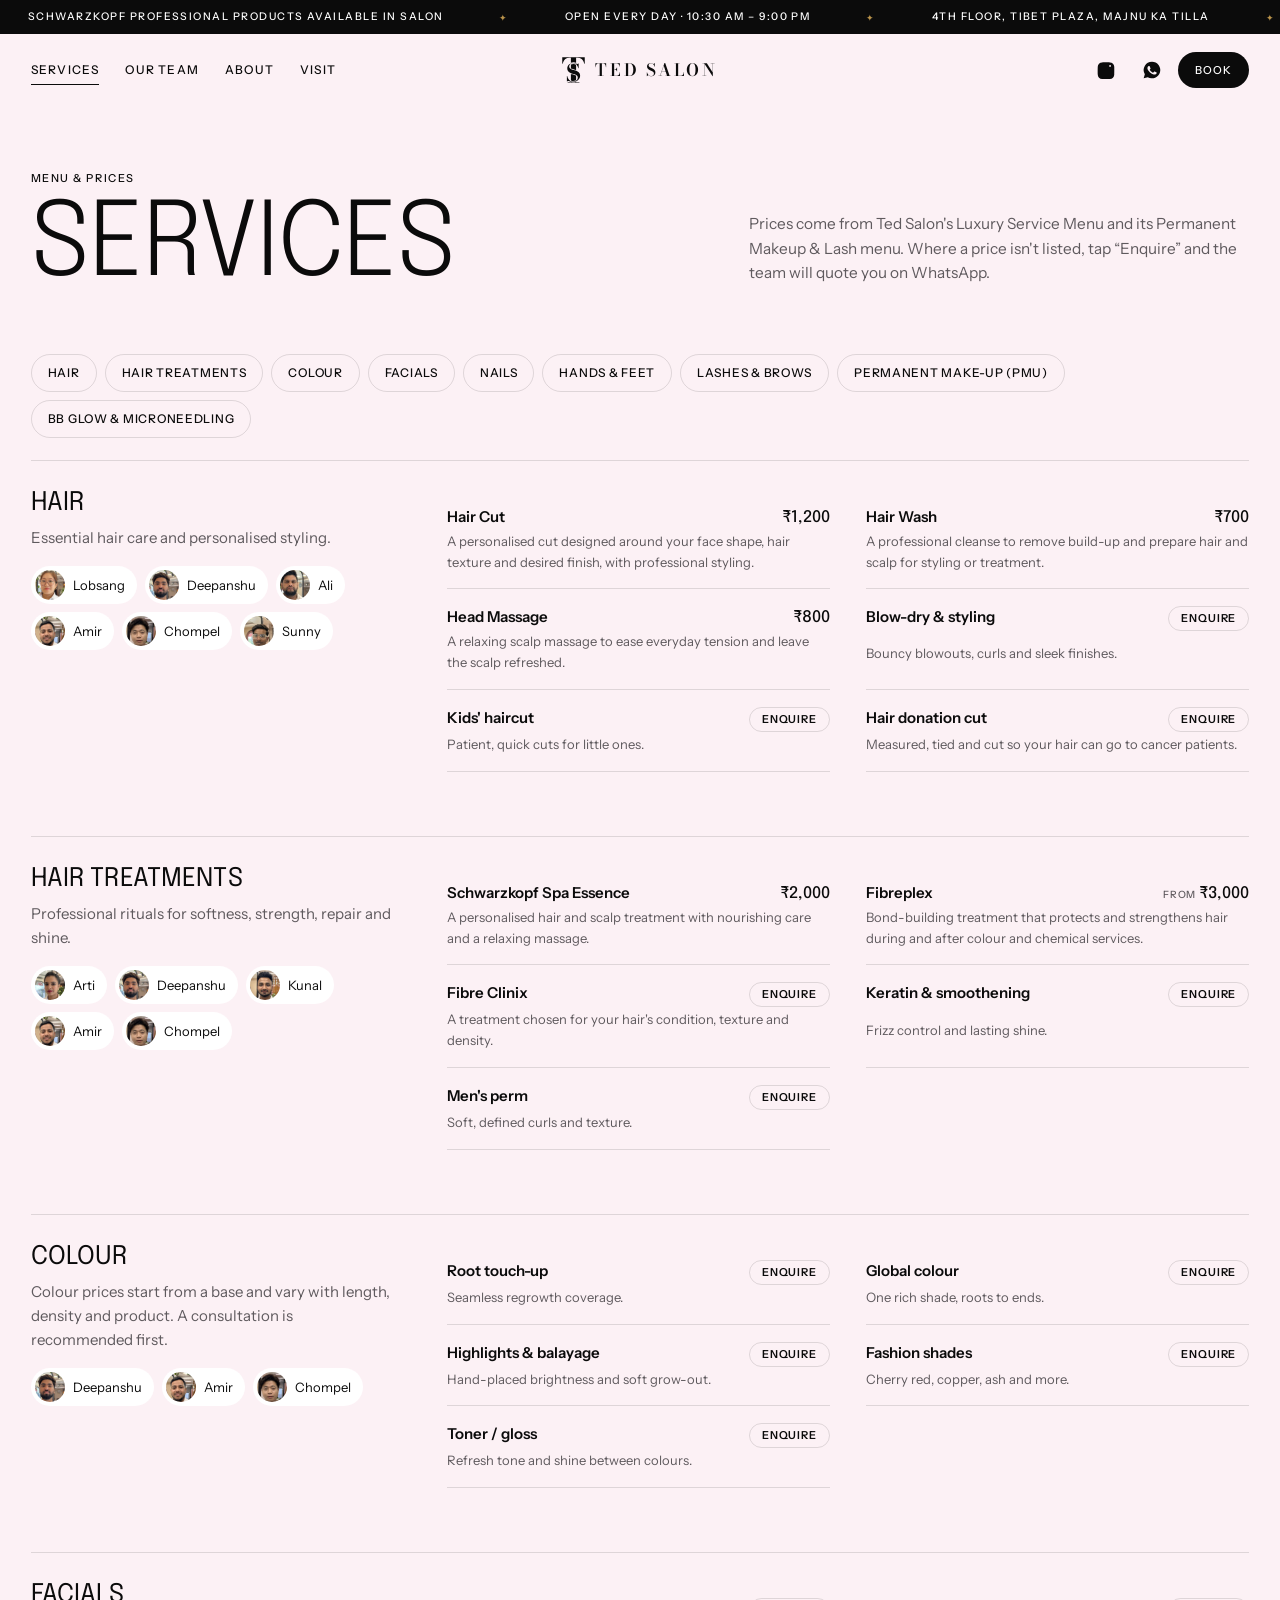
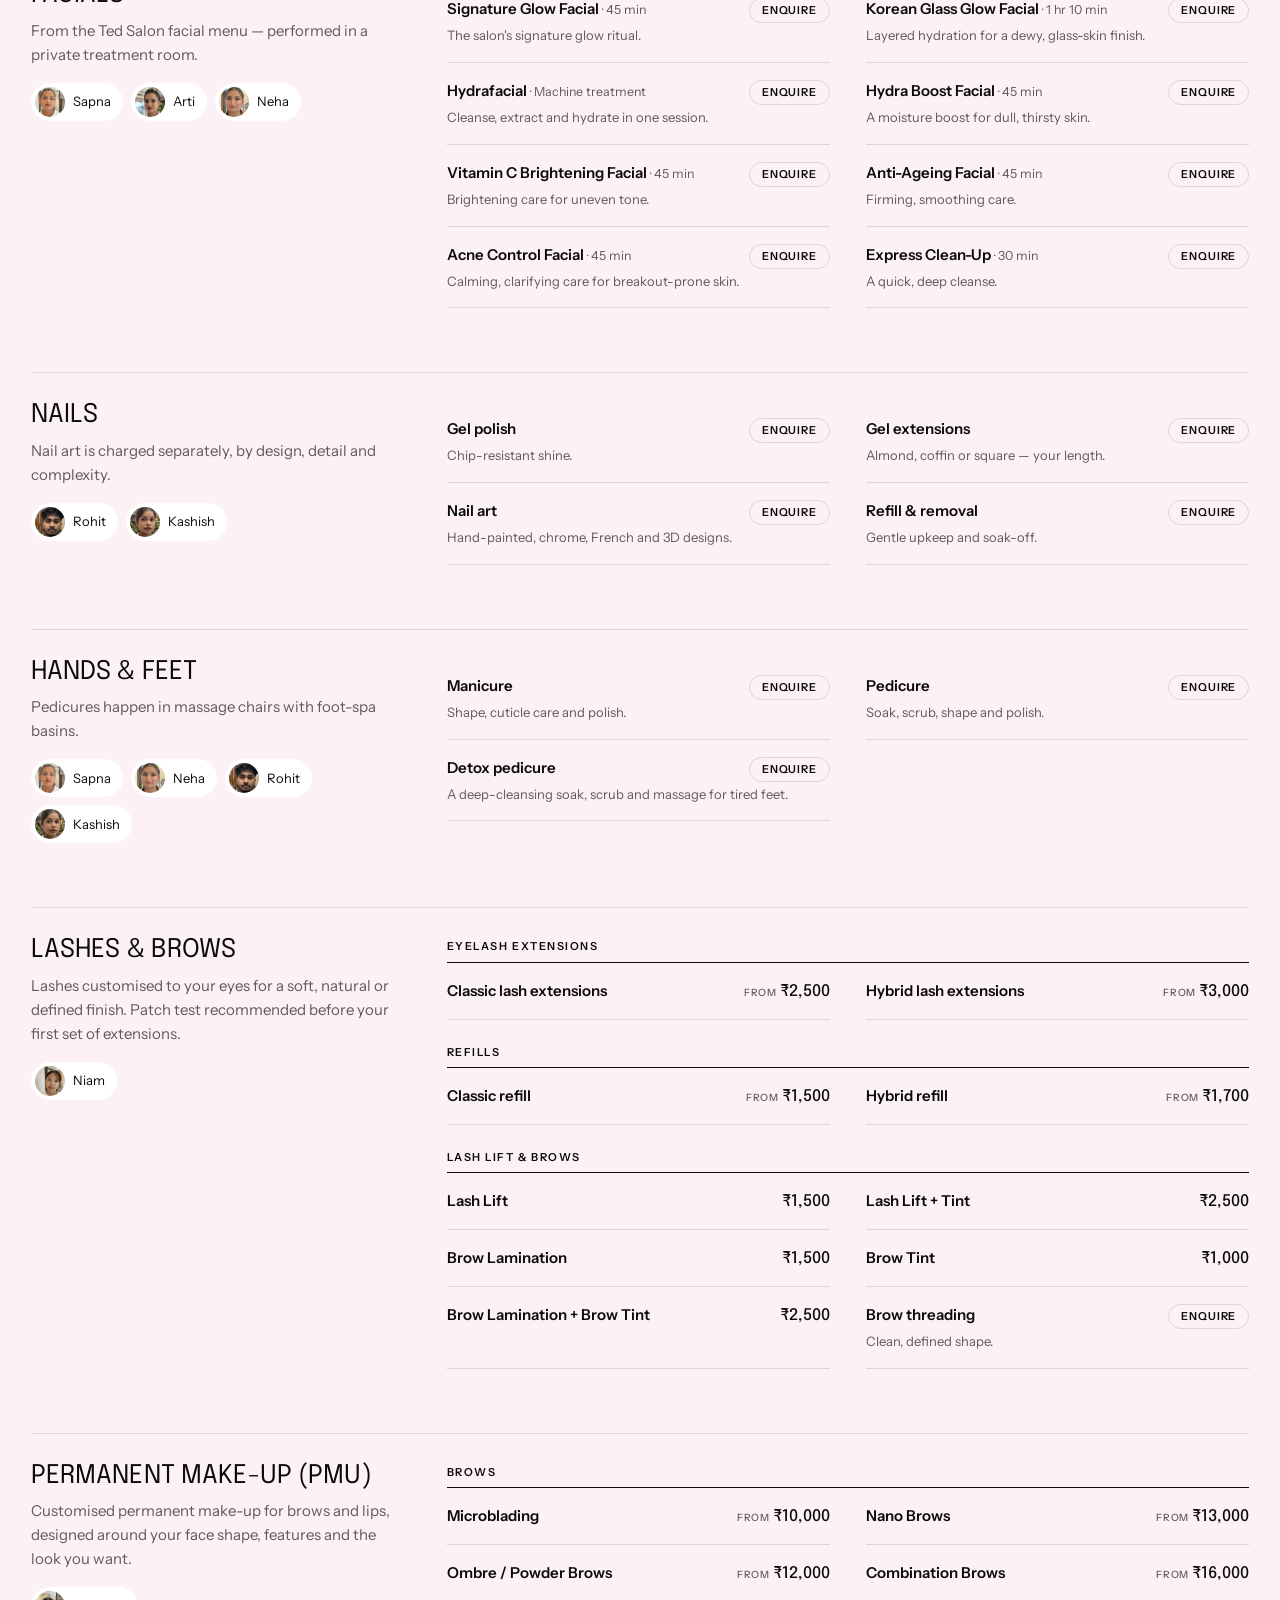
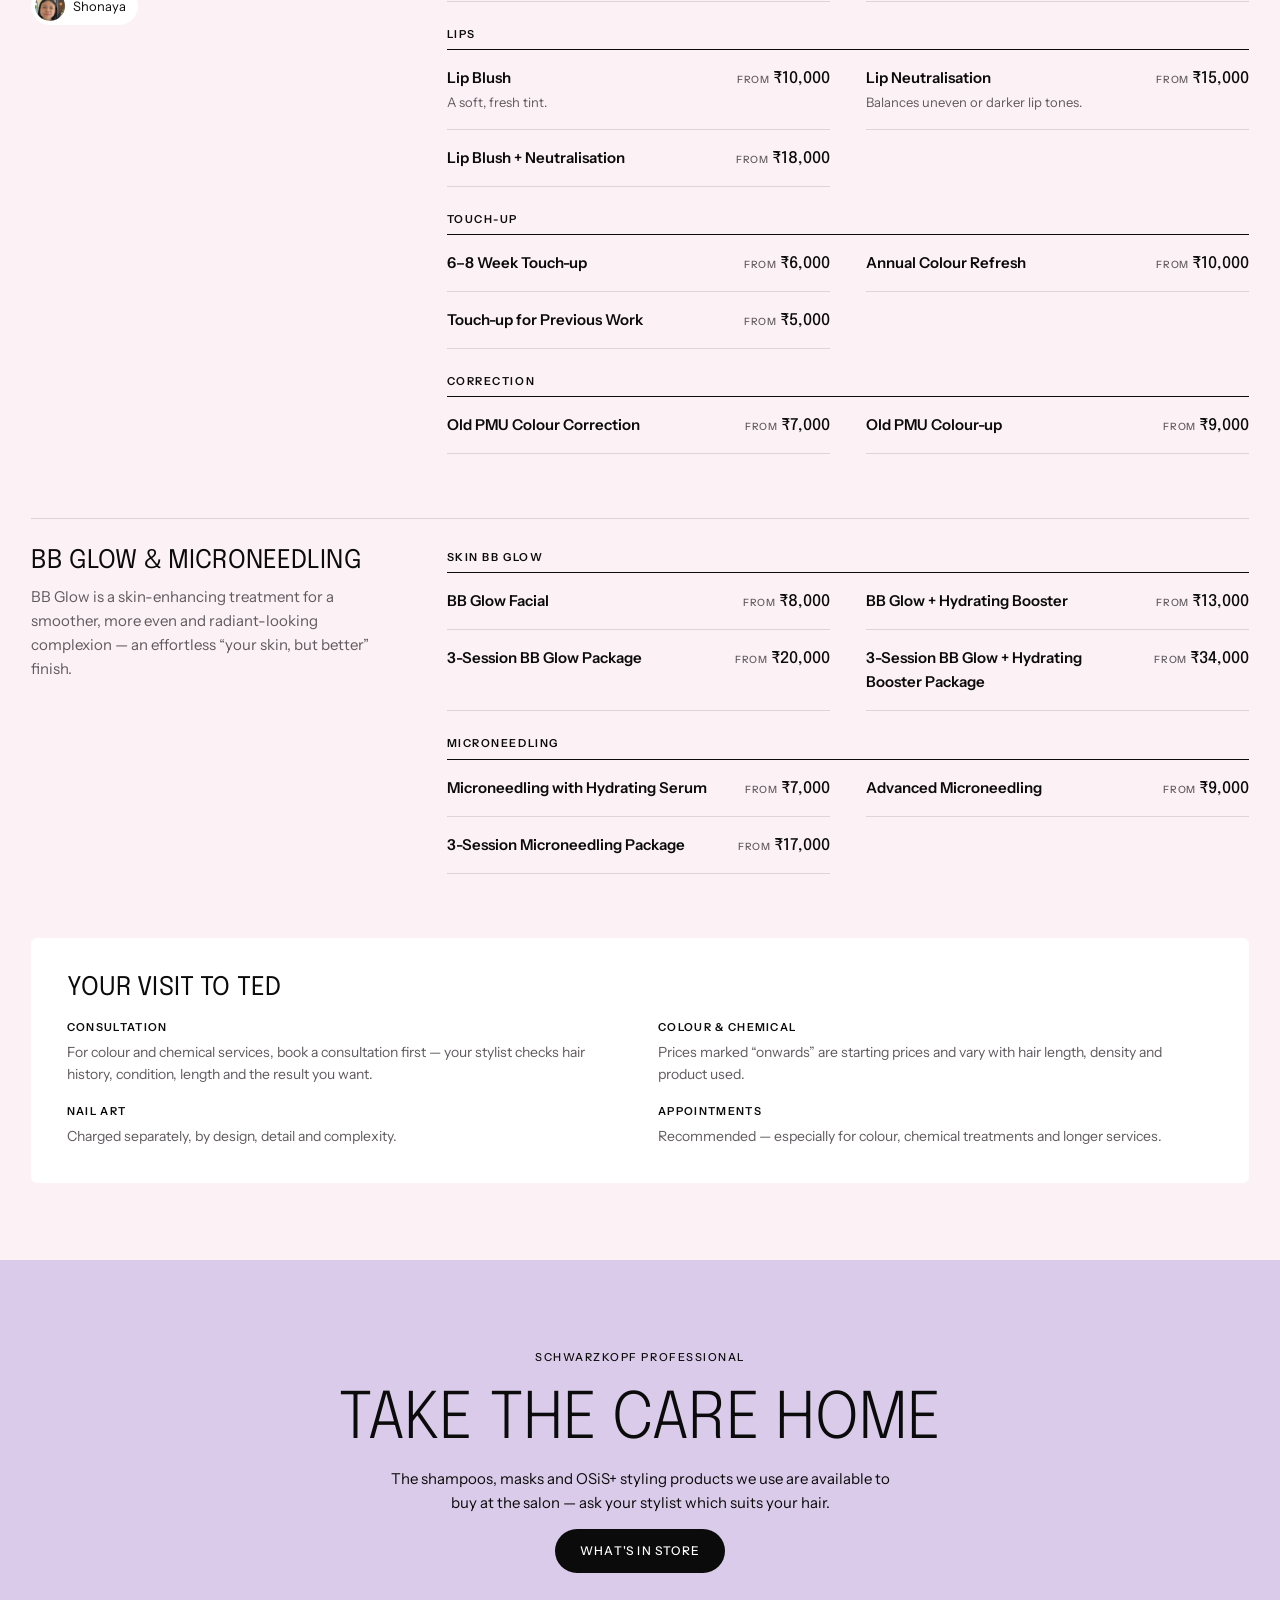
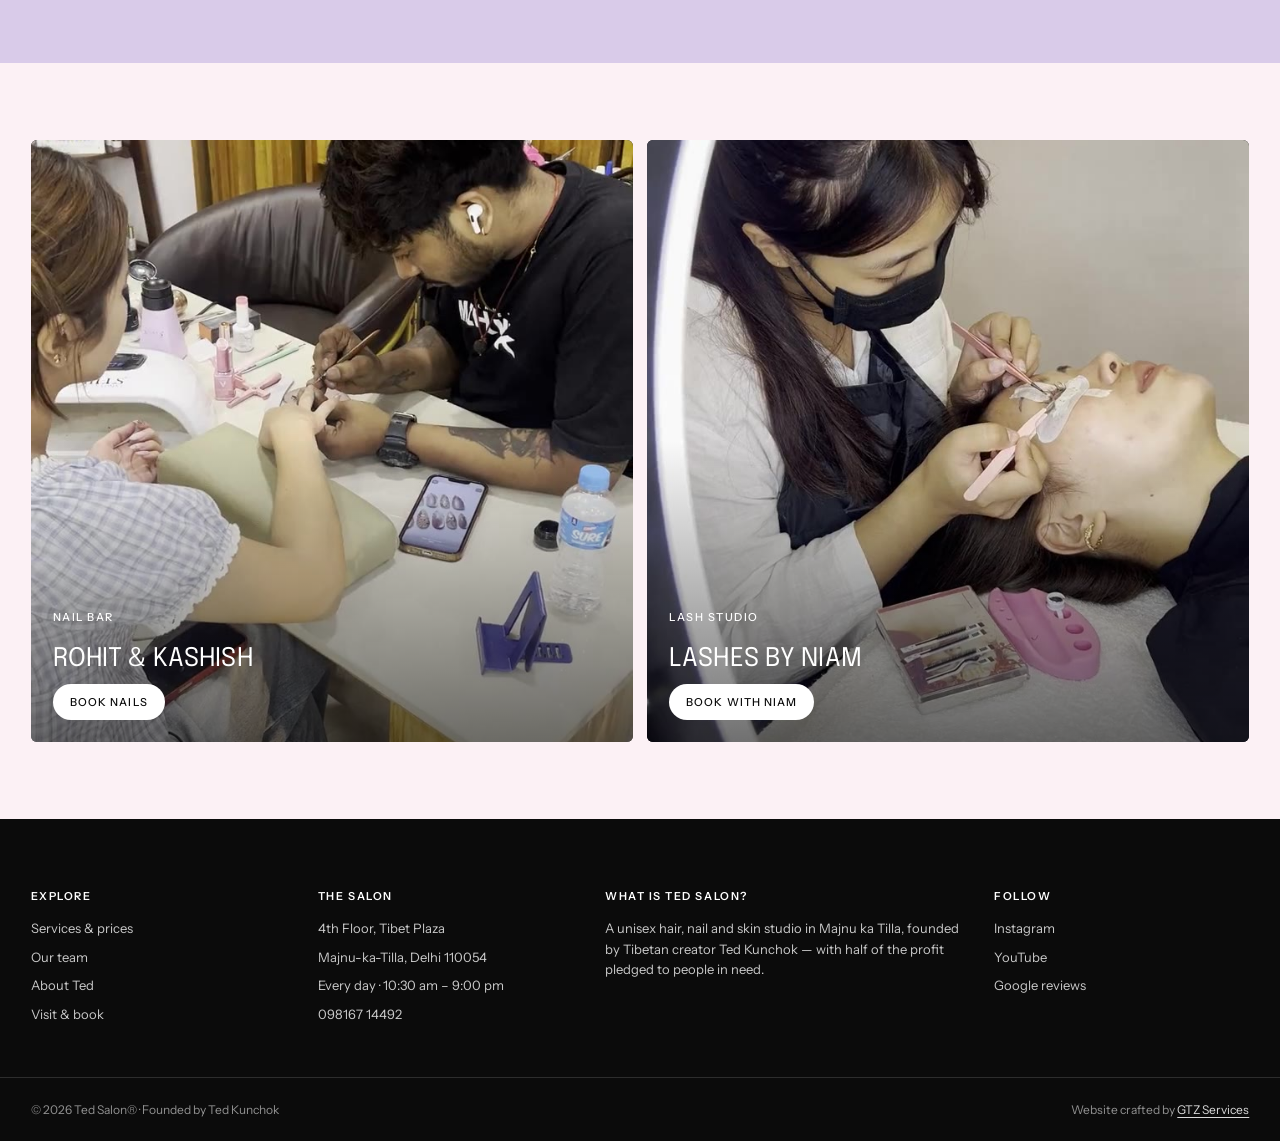
<file: menu.html>
<!doctype html>
<html lang="en">
<head>
  <meta charset="utf-8">
  <meta name="viewport" content="width=device-width, initial-scale=1, viewport-fit=cover">
  <title>Services &amp; Prices — Ted Salon, Majnu ka Tilla</title>
  <meta name="description" content="Haircuts from ₹1,200, Spa Essence ₹2,000, PMU brows from ₹10,000 and lash extensions from ₹2,500 — plus colour, nails, facials and BB Glow at Ted Salon.">
  <meta name="theme-color" content="#FCF1F5">
  <link rel="canonical" href="https://thetedsalon.com/menu.html">
  <link rel="icon" href="/favicon.ico" sizes="48x48">
  <link rel="icon" href="/favicon.svg" type="image/svg+xml">
  <link rel="apple-touch-icon" href="/apple-touch-icon.png">
  <link rel="manifest" href="/site.webmanifest">
  <meta property="og:type" content="website">
  <meta property="og:site_name" content="Ted Salon">
  <meta property="og:title" content="Services &amp; Prices — Ted Salon, Majnu ka Tilla">
  <meta property="og:description" content="Haircuts from ₹1,200, Spa Essence ₹2,000, PMU brows from ₹10,000 and lash extensions from ₹2,500 — plus colour, nails, facials and BB Glow at Ted Salon.">
  <meta property="og:url" content="https://thetedsalon.com/menu.html">
  <meta property="og:image" content="https://thetedsalon.com/images/og-image.jpg">
  <meta name="twitter:card" content="summary_large_image">
  <link rel="preconnect" href="https://fonts.googleapis.com">
  <link rel="preconnect" href="https://fonts.gstatic.com" crossorigin>
  <link href="https://fonts.googleapis.com/css2?family=Epilogue:wght@300;400;500;600&family=Instrument+Sans:wght@400;500;600&family=Bodoni+Moda:opsz,wght@6..96,500;6..96,600&display=swap" rel="stylesheet">
  <link rel="stylesheet" href="css/site.css?v=2">
  <script>document.documentElement.classList.add('js')</script>
</head>
<body>
  <a class="skip" href="#main">Skip to content</a>

  <div class="announce" aria-label="Salon news"><div class="announce__track"><span>Schwarzkopf Professional products available in salon</span><span>Open every day · 10:30 am – 9:00 pm</span><span>4th Floor, Tibet Plaza, Majnu ka Tilla</span><span>Book on WhatsApp · 098167 14492</span><span>Rated 4.6★ on Google</span><span>Schwarzkopf Professional products available in salon</span><span>Open every day · 10:30 am – 9:00 pm</span><span>4th Floor, Tibet Plaza, Majnu ka Tilla</span><span>Book on WhatsApp · 098167 14492</span><span>Rated 4.6★ on Google</span></div></div>

  <header class="hdr" data-hdr>
    <div class="hdr__in">
      <button class="hdr__burger" type="button" data-nav-open aria-expanded="false" aria-controls="nav-drawer" aria-label="Open menu"><svg viewBox="0 0 24 24" aria-hidden="true"><path d="M3 7h18M3 12h18M3 17h18"/></svg></button>
      <nav class="hdr__nav" aria-label="Primary"><a href="menu.html" aria-current="page">Services</a><a href="team.html">Our Team</a><a href="about.html">About</a><a href="find-us.html">Visit</a></nav>
      <a class="logo" href="index.html" aria-label="Ted Salon — home">
        <svg class="logo__mark" viewBox="0 0 90 100" aria-hidden="true"><path d="M34.8 2.0V98.0H21.9V100.0H68.1V98.0H55.2V2.0H60.2Q65.4 2.0 69.5 3.0Q73.6 4.1 76.8 6.7Q80.0 9.3 82.6 13.9Q85.1 18.5 87.2 25.7H89.0V0.0H1.0V25.7H2.8Q4.9 18.5 7.4 13.9Q10.0 9.3 13.2 6.7Q16.4 4.1 20.5 3.0Q24.6 2.0 29.8 2.0Z"/><path class="logo__s" d="M19.1 73.0V95.1H20.7Q21.2 93.7 21.8 93.3Q22.4 92.8 23.8 92.8Q24.8 92.8 26.8 93.4Q28.9 94.0 31.5 94.7Q34.2 95.3 37.2 95.9Q40.3 96.5 43.4 96.5Q49.5 96.5 54.6 94.6Q59.6 92.6 63.3 89.3Q66.9 86.0 68.9 81.6Q70.9 77.3 70.9 72.4Q70.9 67.4 69.0 64.0Q67.2 60.6 64.2 58.2Q61.2 55.8 57.4 54.3Q53.5 52.7 49.5 51.4Q45.4 50.1 41.6 48.9Q37.8 47.7 34.8 46.1Q31.8 44.4 29.9 42.1Q28.1 39.9 28.1 36.4Q28.1 34.1 29.2 31.9Q30.3 29.7 32.4 27.9Q34.5 26.1 37.5 25.0Q40.6 23.9 44.6 23.9Q49.4 23.9 52.6 25.6Q55.8 27.3 57.9 30.0Q60.0 32.8 61.4 36.2Q62.7 39.6 63.9 43.0H65.2V24.1H63.6Q63.1 25.3 62.7 25.7Q62.2 26.2 60.8 26.2Q59.6 26.2 58.2 25.6Q56.7 25.0 54.8 24.3Q52.9 23.7 50.4 23.1Q47.9 22.5 44.7 22.5Q39.5 22.5 35.0 24.2Q30.6 26.0 27.4 28.8Q24.2 31.7 22.4 35.4Q20.6 39.1 20.6 43.0Q20.6 48.4 22.4 52.0Q24.1 55.6 27.0 58.1Q29.9 60.5 33.6 62.0Q37.3 63.6 41.2 64.7Q45.0 65.9 48.7 67.0Q52.4 68.1 55.3 69.7Q58.2 71.3 60.0 73.7Q61.7 76.1 61.7 79.7Q61.7 81.7 60.9 84.4Q60.1 87.0 58.2 89.4Q56.2 91.8 52.8 93.5Q49.4 95.1 44.2 95.1Q42.7 95.1 40.9 95.1Q39.2 95.0 37.2 94.5Q35.3 93.9 33.1 92.7Q31.0 91.5 28.7 89.2Q26.6 87.2 25.2 84.9Q23.7 82.5 22.8 80.3Q21.8 78.0 21.3 76.1Q20.8 74.2 20.6 73.0Z"/></svg>
        <span class="logo__word">TED SALON</span>
      </a>
      <div class="hdr__tools">
        <a class="icon-btn" href="https://www.instagram.com/ted.salon/" target="_blank" rel="noopener" aria-label="Ted Salon on Instagram"><svg viewBox="0 0 24 24" aria-hidden="true"><path d="M12 7.3A4.7 4.7 0 1 0 16.7 12 4.7 4.7 0 0 0 12 7.3zm0 7.7a3 3 0 1 1 3-3 3 3 0 0 1-3 3zm6-7.9a1.1 1.1 0 1 1-1.1-1.1A1.1 1.1 0 0 1 18 7.1zM21.9 8.2a5.4 5.4 0 0 0-1.5-3.8 5.4 5.4 0 0 0-3.8-1.5C15.1 2.8 8.9 2.8 7.4 2.9a5.4 5.4 0 0 0-3.8 1.5 5.4 5.4 0 0 0-1.5 3.8c-.1 1.5-.1 7.7 0 9.2a5.4 5.4 0 0 0 1.5 3.8 5.4 5.4 0 0 0 3.8 1.5c1.5.1 7.7.1 9.2 0a5.4 5.4 0 0 0 3.8-1.5 5.4 5.4 0 0 0 1.5-3.8c.1-1.5.1-7.7 0-9.2z"/></svg></a>
        <a class="icon-btn" href="https://wa.me/919816714492" target="_blank" rel="noopener" aria-label="Message Ted Salon on WhatsApp"><svg viewBox="0 0 24 24" aria-hidden="true"><path d="M12 2a10 10 0 0 0-8.6 15.1L2 22l5-1.3A10 10 0 1 0 12 2zm5.3 14.1c-.2.6-1.3 1.2-1.8 1.3-.5 0-1 .2-3.3-.7a11.7 11.7 0 0 1-4.6-4.1 5.2 5.2 0 0 1-1.1-2.8 3 3 0 0 1 1-2.2 1 1 0 0 1 .7-.3h.5c.2 0 .4 0 .6.5l.9 2.1a.6.6 0 0 1 0 .5l-.3.5-.4.5c-.2.1-.3.3-.1.6a8 8 0 0 0 1.5 1.9 7.3 7.3 0 0 0 2.1 1.3c.3.1.5.1.6-.1l.9-1.1c.2-.3.4-.2.6-.1l2 .9c.3.2.5.2.5.4a2.5 2.5 0 0 1-.2 1.4z"/></svg></a>
        <button class="pill pill--dark pill--sm" type="button" data-book>Book</button>
      </div>
    </div>
  </header>

  <div class="sheet sheet--left" id="nav-drawer" data-nav-drawer hidden>
    <div class="sheet__scrim" data-nav-close></div>
    <nav class="sheet__panel" aria-label="Menu">
      <button class="sheet__x" type="button" data-nav-close aria-label="Close menu"><svg viewBox="0 0 24 24" aria-hidden="true"><path d="M6 6l12 12M18 6L6 18"/></svg></button>
      <ul class="sheet__links">
        <li><a href="index.html">Home</a></li>
        <li><a href="menu.html" aria-current="page">Services</a></li>
        <li><a href="team.html">Our Team</a></li>
        <li><a href="about.html">About</a></li>
        <li><a href="find-us.html">Visit</a></li>
      </ul>
      <button class="pill pill--dark pill--block" type="button" data-book>Book an appointment</button>
      <p class="sheet__meta">4th Floor, Tibet Plaza, Majnu ka Tilla · <a href="tel:+919816714492">098167 14492</a></p>
    </nav>
  </div>

  <main id="main">
    <section class="phead">
      <div class="phead__in wrap">
        <div class="phead__copy">
          <p class="kicker" data-reveal>Menu &amp; prices</p>
          <h1 class="h-display" data-reveal>Services</h1>
          <p class="lead" data-reveal>Prices come from Ted Salon's Luxury Service Menu and its Permanent Makeup &amp; Lash menu. Where a price isn't listed, tap “Enquire” and the team will quote you on WhatsApp.</p>
        </div>
      </div>
    </section>

    <section class="sec sec--flush" aria-label="Service menu">
      <div class="wrap">
        <div class="chips" role="toolbar" aria-label="Jump to a category" data-chips="services"></div>
        <div class="svc" data-services></div>
        <div class="policies" data-reveal>
          <h2 class="h-sec">Your visit to Ted</h2>
          <dl data-policies></dl>
        </div>
      </div>
    </section>

    <section class="band band--lav" aria-labelledby="prod-title">
      <div class="wrap band__in band__in--center">
        <p class="kicker">Schwarzkopf Professional</p>
        <h2 class="h-display" id="prod-title" data-reveal>Take the care home</h2>
        <p>The shampoos, masks and OSiS+ styling products we use are available to buy at the salon — ask your stylist which suits your hair.</p>
        <a class="pill pill--dark" href="index.html#products">What's in store</a>
      </div>
    </section>

    <section class="sec duo" aria-label="Nails and lashes">
      <div class="wrap duo__grid">
        <article class="vtile" data-reveal>
          <video muted loop playsinline preload="none" poster="assets/vid/nail-art.jpg" data-src="assets/vid/nail-art.mp4" aria-hidden="true"></video>
          <div class="vtile__copy"><p class="kicker">Nail bar</p><h3 class="h-sec">Rohit &amp; Kashish</h3><button class="pill pill--light pill--sm" type="button" data-book data-book-service-cat="nails">Book nails</button></div>
        </article>
        <article class="vtile" data-reveal>
          <video muted loop playsinline preload="none" poster="assets/vid/lashes.jpg" data-src="assets/vid/lashes.mp4" aria-hidden="true"></video>
          <div class="vtile__copy"><p class="kicker">Lash studio</p><h3 class="h-sec">Lashes by Niam</h3><button class="pill pill--light pill--sm" type="button" data-book-with="niam">Book with Niam</button></div>
        </article>
      </div>
    </section>
  </main>

  <footer class="ftr">
    <div class="ftr__grid wrap">
      <div>
        <h3>Explore</h3>
        <ul>
          <li><a href="menu.html">Services &amp; prices</a></li>
          <li><a href="team.html">Our team</a></li>
          <li><a href="about.html">About Ted</a></li>
          <li><a href="find-us.html">Visit &amp; book</a></li>
        </ul>
      </div>
      <div>
        <h3>The salon</h3>
        <ul>
          <li>4th Floor, Tibet Plaza</li>
          <li>Majnu-ka-Tilla, Delhi 110054</li>
          <li>Every day · 10:30 am – 9:00 pm</li>
          <li><a href="tel:+919816714492">098167 14492</a></li>
        </ul>
      </div>
      <div class="ftr__about">
        <h3>What is Ted Salon?</h3>
        <p>A unisex hair, nail and skin studio in Majnu ka Tilla, founded by Tibetan creator Ted Kunchok — with half of the profit pledged to people in need.</p>
      </div>
      <div>
        <h3>Follow</h3>
        <ul>
          <li><a href="https://www.instagram.com/ted.salon/" target="_blank" rel="noopener">Instagram</a></li>
          <li><a href="https://www.youtube.com/@TedKunchok" target="_blank" rel="noopener">YouTube</a></li>
          <li><a href="https://maps.app.goo.gl/P9VZwgKN1CnZhaeW8" target="_blank" rel="noopener">Google reviews</a></li>
        </ul>
      </div>
    </div>
    <div class="ftr__bottom wrap">
      <p>© <span data-year>2026</span> Ted Salon® · Founded by Ted Kunchok</p>
      <p class="credit">Website crafted by <a href="https://gtzservices.pages.dev/" target="_blank" rel="noopener">GTZ Services</a></p>
    </div>
  </footer>

  <div class="sheet sheet--right" data-book-drawer hidden>
    <div class="sheet__scrim" data-book-close></div>
    <aside class="sheet__panel book" role="dialog" aria-modal="true" aria-labelledby="book-title">
      <button class="sheet__x" type="button" data-book-close aria-label="Close booking"><svg viewBox="0 0 24 24" aria-hidden="true"><path d="M6 6l12 12M18 6L6 18"/></svg></button>
      <p class="kicker">Appointments</p>
      <h2 class="h-sec" id="book-title">Book your chair</h2>
      <div class="book__who" data-book-who hidden></div>
      <form class="form" data-book-form novalidate>
          <div class="field"><label for="drawer-name">Your name</label><input id="drawer-name" name="name" type="text" autocomplete="name" placeholder="e.g. Tenzin" required></div>
          <div class="field"><label for="drawer-stylist">With</label><select id="drawer-stylist" name="stylist" data-stylist><option value="">Anyone available</option></select></div>
          <div class="field"><label for="drawer-service">Service</label><select id="drawer-service" name="service" data-service required><option value="">Choose a service</option></select></div>
          <div class="field-row">
            <div class="field"><label for="drawer-date">Date</label><input id="drawer-date" name="date" type="date" required></div>
            <div class="field"><label for="drawer-time">Time</label><select id="drawer-time" name="time" data-time><option value="">Any time</option></select></div>
          </div>
          <div class="field"><label for="drawer-notes">Notes <span class="opt">(optional)</span></label><textarea id="drawer-notes" name="notes" rows="2" placeholder="Hair length, a reference photo you'll send…"></textarea></div>
          <p class="form__err" aria-live="polite"></p>
          <button class="pill pill--dark pill--block pill--lg" type="submit"><svg viewBox="0 0 24 24" aria-hidden="true"><path d="M12 2a10 10 0 0 0-8.6 15.1L2 22l5-1.3A10 10 0 1 0 12 2zm5.3 14.1c-.2.6-1.3 1.2-1.8 1.3-.5 0-1 .2-3.3-.7a11.7 11.7 0 0 1-4.6-4.1 5.2 5.2 0 0 1-1.1-2.8 3 3 0 0 1 1-2.2 1 1 0 0 1 .7-.3h.5c.2 0 .4 0 .6.5l.9 2.1a.6.6 0 0 1 0 .5l-.3.5-.4.5c-.2.1-.3.3-.1.6a8 8 0 0 0 1.5 1.9 7.3 7.3 0 0 0 2.1 1.3c.3.1.5.1.6-.1l.9-1.1c.2-.3.4-.2.6-.1l2 .9c.3.2.5.2.5.4a2.5 2.5 0 0 1-.2 1.4z"/></svg> Send request on WhatsApp</button>
          <p class="form__note">Opens WhatsApp with your request ready — nothing is sent until you press send.</p>
        </form>
    </aside>
  </div>

  <script src="js/menu-data.js?v=2" defer></script>
  <script src="js/team.js?v=2" defer></script>
  <script src="js/site.js?v=2" defer></script>
</body>
</html>
</file>
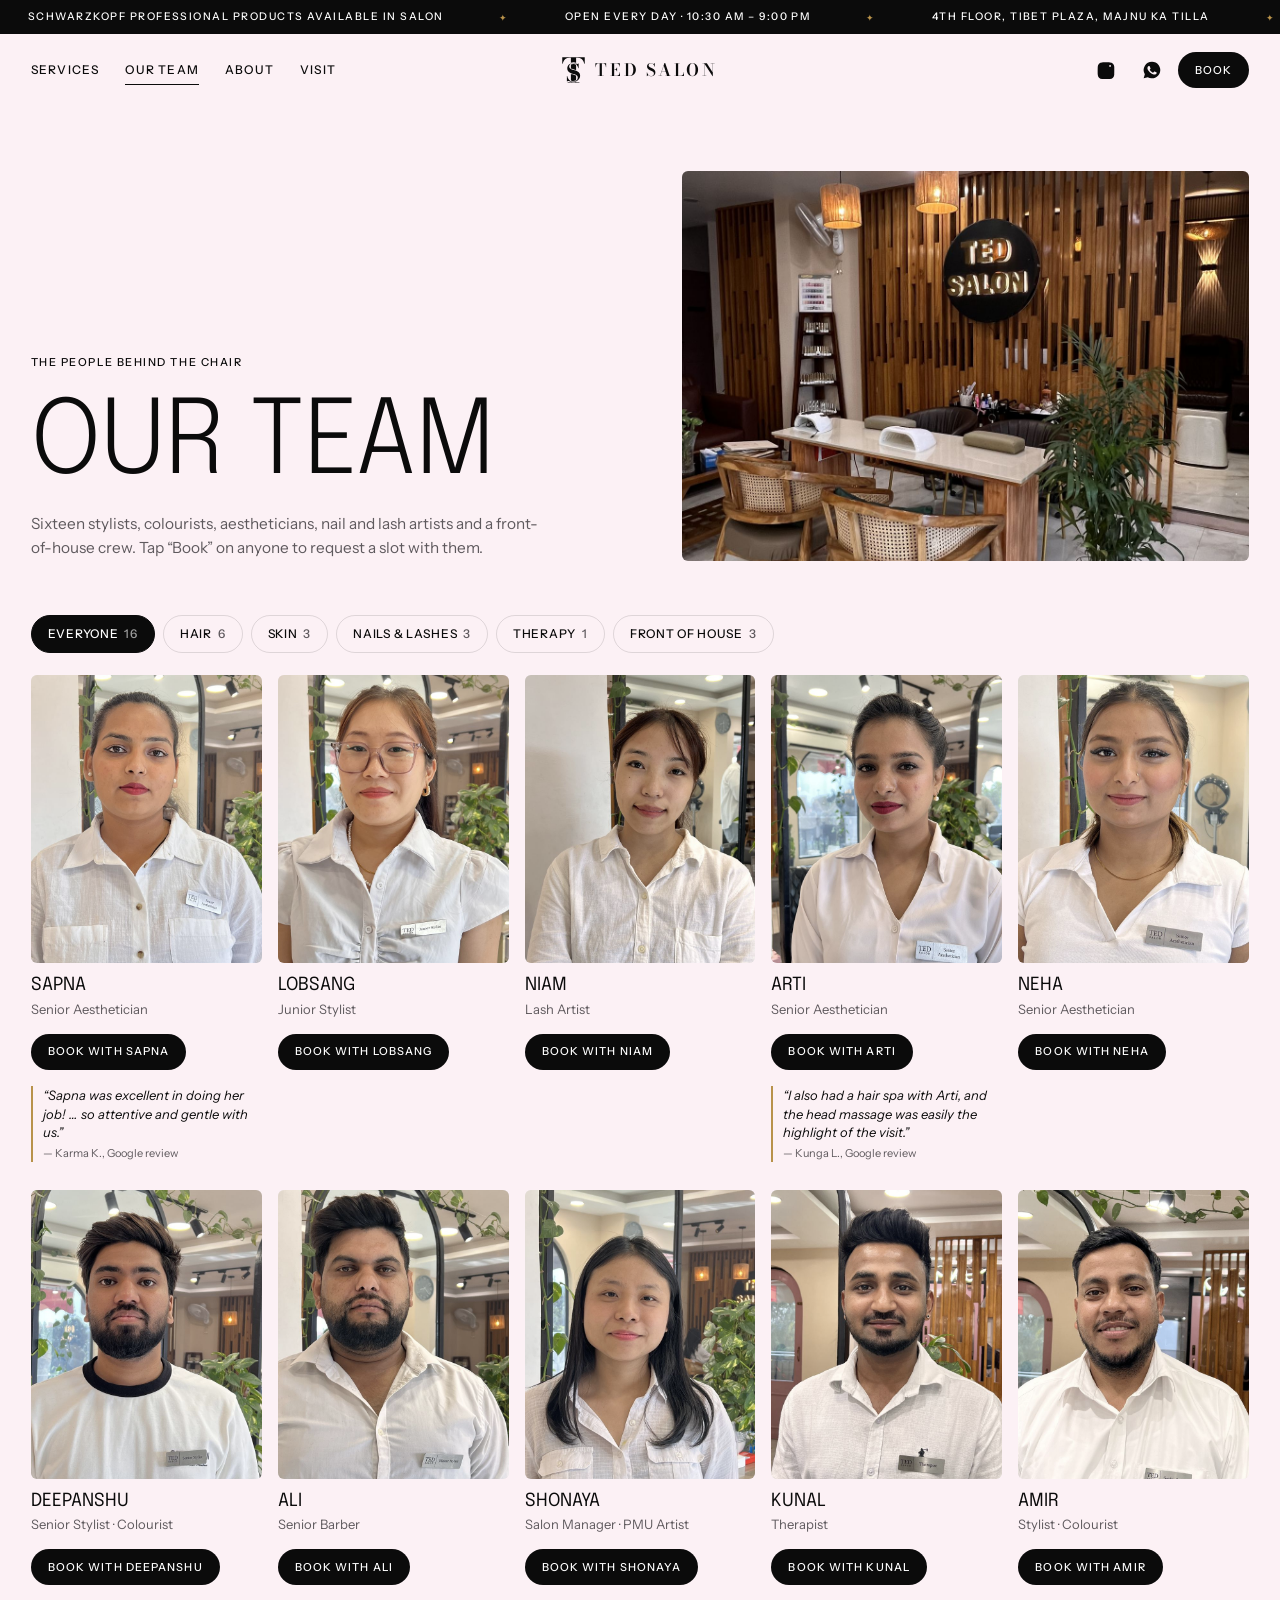
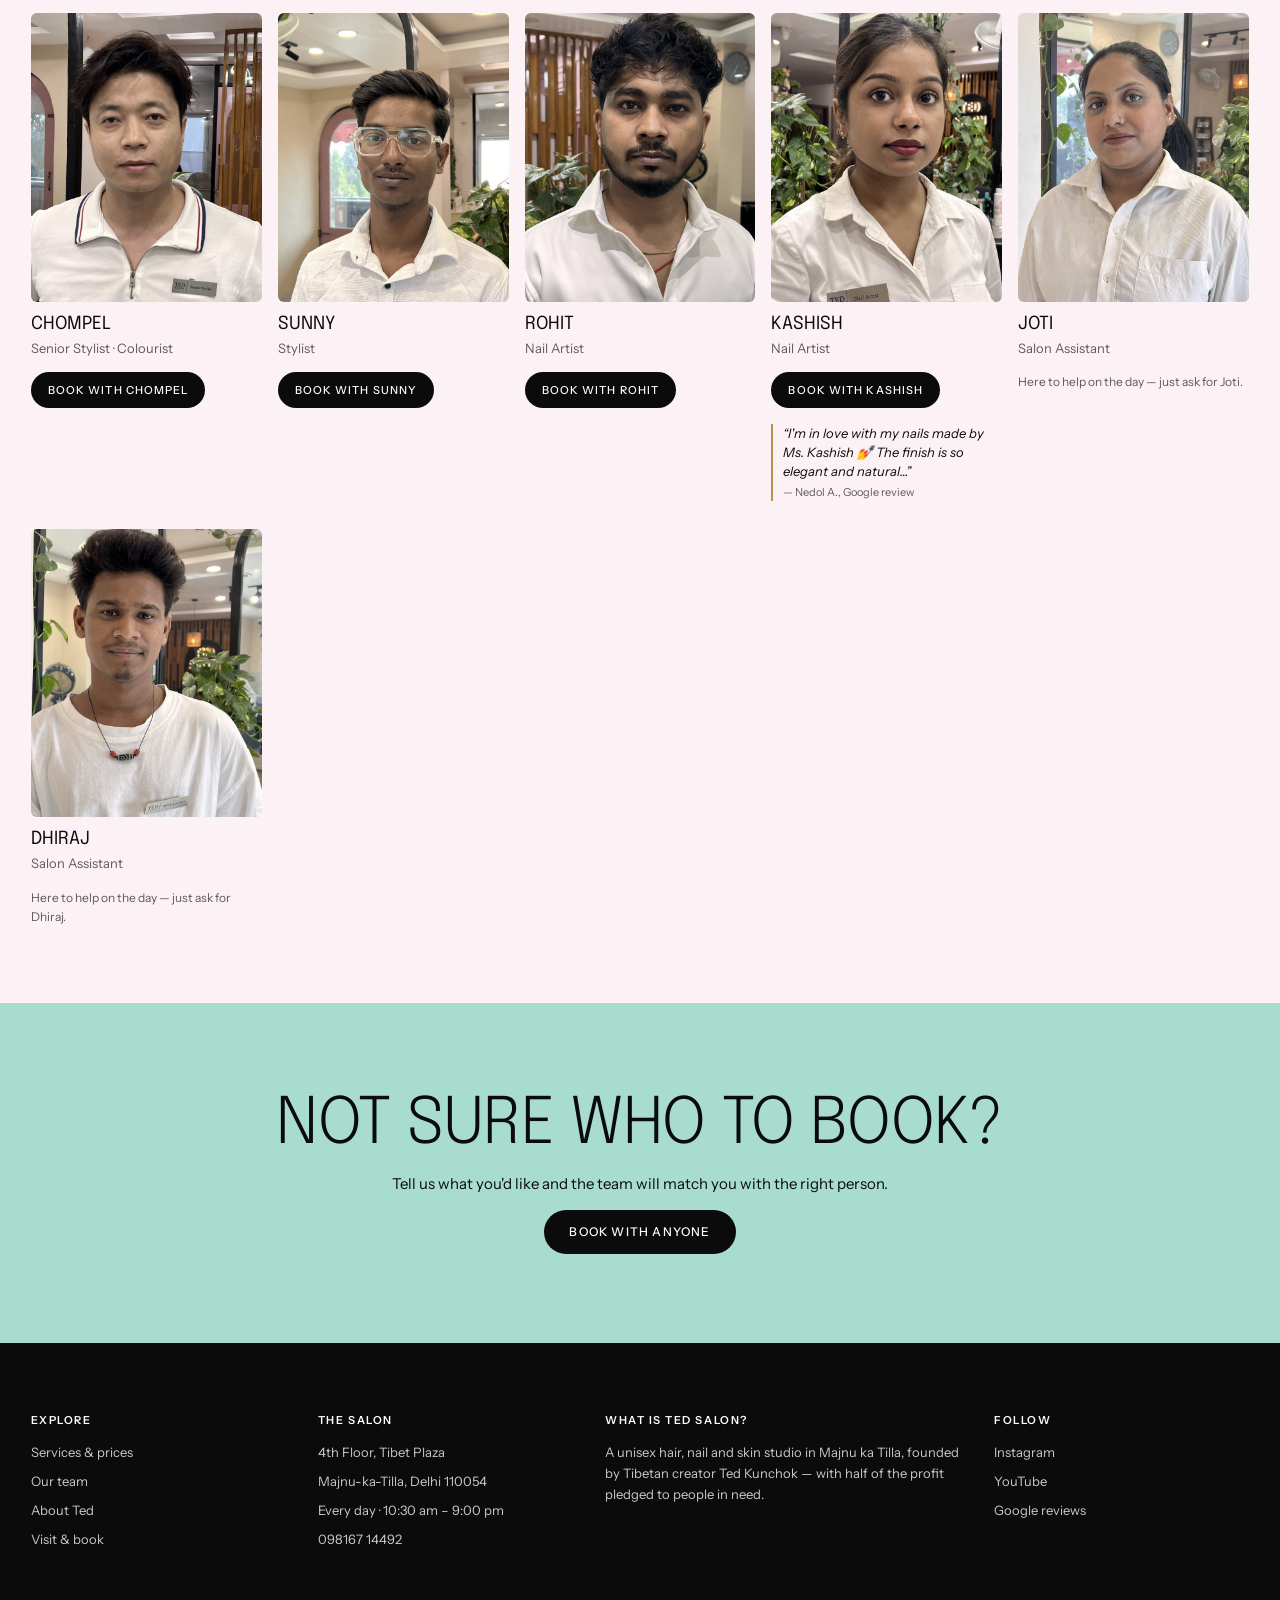
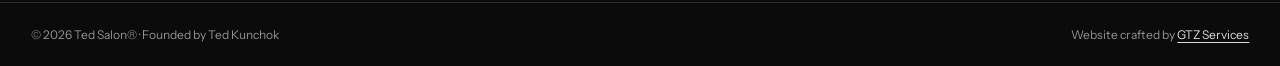
<file: team.html>
<!doctype html>
<html lang="en">
<head>
  <meta charset="utf-8">
  <meta name="viewport" content="width=device-width, initial-scale=1, viewport-fit=cover">
  <title>Our Team — Ted Salon, Majnu ka Tilla</title>
  <meta name="description" content="Meet Ted Salon's stylists, colourists, aestheticians, nail and lash artists — and book with them on WhatsApp.">
  <meta name="theme-color" content="#FCF1F5">
  <link rel="canonical" href="https://thetedsalon.com/team.html">
  <link rel="icon" href="/favicon.ico" sizes="48x48">
  <link rel="icon" href="/favicon.svg" type="image/svg+xml">
  <link rel="apple-touch-icon" href="/apple-touch-icon.png">
  <link rel="manifest" href="/site.webmanifest">
  <meta property="og:type" content="website">
  <meta property="og:site_name" content="Ted Salon">
  <meta property="og:title" content="Our Team — Ted Salon, Majnu ka Tilla">
  <meta property="og:description" content="Meet Ted Salon's stylists, colourists, aestheticians, nail and lash artists — and book with them on WhatsApp.">
  <meta property="og:url" content="https://thetedsalon.com/team.html">
  <meta property="og:image" content="https://thetedsalon.com/images/og-image.jpg">
  <meta name="twitter:card" content="summary_large_image">
  <link rel="preconnect" href="https://fonts.googleapis.com">
  <link rel="preconnect" href="https://fonts.gstatic.com" crossorigin>
  <link href="https://fonts.googleapis.com/css2?family=Epilogue:wght@300;400;500;600&family=Instrument+Sans:wght@400;500;600&family=Bodoni+Moda:opsz,wght@6..96,500;6..96,600&display=swap" rel="stylesheet">
  <link rel="stylesheet" href="css/site.css?v=2">
  <script>document.documentElement.classList.add('js')</script>
</head>
<body>
  <a class="skip" href="#main">Skip to content</a>

  <div class="announce" aria-label="Salon news"><div class="announce__track"><span>Schwarzkopf Professional products available in salon</span><span>Open every day · 10:30 am – 9:00 pm</span><span>4th Floor, Tibet Plaza, Majnu ka Tilla</span><span>Book on WhatsApp · 098167 14492</span><span>Rated 4.6★ on Google</span><span>Schwarzkopf Professional products available in salon</span><span>Open every day · 10:30 am – 9:00 pm</span><span>4th Floor, Tibet Plaza, Majnu ka Tilla</span><span>Book on WhatsApp · 098167 14492</span><span>Rated 4.6★ on Google</span></div></div>

  <header class="hdr" data-hdr>
    <div class="hdr__in">
      <button class="hdr__burger" type="button" data-nav-open aria-expanded="false" aria-controls="nav-drawer" aria-label="Open menu"><svg viewBox="0 0 24 24" aria-hidden="true"><path d="M3 7h18M3 12h18M3 17h18"/></svg></button>
      <nav class="hdr__nav" aria-label="Primary"><a href="menu.html">Services</a><a href="team.html" aria-current="page">Our Team</a><a href="about.html">About</a><a href="find-us.html">Visit</a></nav>
      <a class="logo" href="index.html" aria-label="Ted Salon — home">
        <svg class="logo__mark" viewBox="0 0 90 100" aria-hidden="true"><path d="M34.8 2.0V98.0H21.9V100.0H68.1V98.0H55.2V2.0H60.2Q65.4 2.0 69.5 3.0Q73.6 4.1 76.8 6.7Q80.0 9.3 82.6 13.9Q85.1 18.5 87.2 25.7H89.0V0.0H1.0V25.7H2.8Q4.9 18.5 7.4 13.9Q10.0 9.3 13.2 6.7Q16.4 4.1 20.5 3.0Q24.6 2.0 29.8 2.0Z"/><path class="logo__s" d="M19.1 73.0V95.1H20.7Q21.2 93.7 21.8 93.3Q22.4 92.8 23.8 92.8Q24.8 92.8 26.8 93.4Q28.9 94.0 31.5 94.7Q34.2 95.3 37.2 95.9Q40.3 96.5 43.4 96.5Q49.5 96.5 54.6 94.6Q59.6 92.6 63.3 89.3Q66.9 86.0 68.9 81.6Q70.9 77.3 70.9 72.4Q70.9 67.4 69.0 64.0Q67.2 60.6 64.2 58.2Q61.2 55.8 57.4 54.3Q53.5 52.7 49.5 51.4Q45.4 50.1 41.6 48.9Q37.8 47.7 34.8 46.1Q31.8 44.4 29.9 42.1Q28.1 39.9 28.1 36.4Q28.1 34.1 29.2 31.9Q30.3 29.7 32.4 27.9Q34.5 26.1 37.5 25.0Q40.6 23.9 44.6 23.9Q49.4 23.9 52.6 25.6Q55.8 27.3 57.9 30.0Q60.0 32.8 61.4 36.2Q62.7 39.6 63.9 43.0H65.2V24.1H63.6Q63.1 25.3 62.7 25.7Q62.2 26.2 60.8 26.2Q59.6 26.2 58.2 25.6Q56.7 25.0 54.8 24.3Q52.9 23.7 50.4 23.1Q47.9 22.5 44.7 22.5Q39.5 22.5 35.0 24.2Q30.6 26.0 27.4 28.8Q24.2 31.7 22.4 35.4Q20.6 39.1 20.6 43.0Q20.6 48.4 22.4 52.0Q24.1 55.6 27.0 58.1Q29.9 60.5 33.6 62.0Q37.3 63.6 41.2 64.7Q45.0 65.9 48.7 67.0Q52.4 68.1 55.3 69.7Q58.2 71.3 60.0 73.7Q61.7 76.1 61.7 79.7Q61.7 81.7 60.9 84.4Q60.1 87.0 58.2 89.4Q56.2 91.8 52.8 93.5Q49.4 95.1 44.2 95.1Q42.7 95.1 40.9 95.1Q39.2 95.0 37.2 94.5Q35.3 93.9 33.1 92.7Q31.0 91.5 28.7 89.2Q26.6 87.2 25.2 84.9Q23.7 82.5 22.8 80.3Q21.8 78.0 21.3 76.1Q20.8 74.2 20.6 73.0Z"/></svg>
        <span class="logo__word">TED SALON</span>
      </a>
      <div class="hdr__tools">
        <a class="icon-btn" href="https://www.instagram.com/ted.salon/" target="_blank" rel="noopener" aria-label="Ted Salon on Instagram"><svg viewBox="0 0 24 24" aria-hidden="true"><path d="M12 7.3A4.7 4.7 0 1 0 16.7 12 4.7 4.7 0 0 0 12 7.3zm0 7.7a3 3 0 1 1 3-3 3 3 0 0 1-3 3zm6-7.9a1.1 1.1 0 1 1-1.1-1.1A1.1 1.1 0 0 1 18 7.1zM21.9 8.2a5.4 5.4 0 0 0-1.5-3.8 5.4 5.4 0 0 0-3.8-1.5C15.1 2.8 8.9 2.8 7.4 2.9a5.4 5.4 0 0 0-3.8 1.5 5.4 5.4 0 0 0-1.5 3.8c-.1 1.5-.1 7.7 0 9.2a5.4 5.4 0 0 0 1.5 3.8 5.4 5.4 0 0 0 3.8 1.5c1.5.1 7.7.1 9.2 0a5.4 5.4 0 0 0 3.8-1.5 5.4 5.4 0 0 0 1.5-3.8c.1-1.5.1-7.7 0-9.2z"/></svg></a>
        <a class="icon-btn" href="https://wa.me/919816714492" target="_blank" rel="noopener" aria-label="Message Ted Salon on WhatsApp"><svg viewBox="0 0 24 24" aria-hidden="true"><path d="M12 2a10 10 0 0 0-8.6 15.1L2 22l5-1.3A10 10 0 1 0 12 2zm5.3 14.1c-.2.6-1.3 1.2-1.8 1.3-.5 0-1 .2-3.3-.7a11.7 11.7 0 0 1-4.6-4.1 5.2 5.2 0 0 1-1.1-2.8 3 3 0 0 1 1-2.2 1 1 0 0 1 .7-.3h.5c.2 0 .4 0 .6.5l.9 2.1a.6.6 0 0 1 0 .5l-.3.5-.4.5c-.2.1-.3.3-.1.6a8 8 0 0 0 1.5 1.9 7.3 7.3 0 0 0 2.1 1.3c.3.1.5.1.6-.1l.9-1.1c.2-.3.4-.2.6-.1l2 .9c.3.2.5.2.5.4a2.5 2.5 0 0 1-.2 1.4z"/></svg></a>
        <button class="pill pill--dark pill--sm" type="button" data-book>Book</button>
      </div>
    </div>
  </header>

  <div class="sheet sheet--left" id="nav-drawer" data-nav-drawer hidden>
    <div class="sheet__scrim" data-nav-close></div>
    <nav class="sheet__panel" aria-label="Menu">
      <button class="sheet__x" type="button" data-nav-close aria-label="Close menu"><svg viewBox="0 0 24 24" aria-hidden="true"><path d="M6 6l12 12M18 6L6 18"/></svg></button>
      <ul class="sheet__links">
        <li><a href="index.html">Home</a></li>
        <li><a href="menu.html">Services</a></li>
        <li><a href="team.html" aria-current="page">Our Team</a></li>
        <li><a href="about.html">About</a></li>
        <li><a href="find-us.html">Visit</a></li>
      </ul>
      <button class="pill pill--dark pill--block" type="button" data-book>Book an appointment</button>
      <p class="sheet__meta">4th Floor, Tibet Plaza, Majnu ka Tilla · <a href="tel:+919816714492">098167 14492</a></p>
    </nav>
  </div>

  <main id="main">
    <section class="phead phead--img">
      <div class="phead__in wrap">
        <div class="phead__copy">
          <p class="kicker" data-reveal>The people behind the chair</p>
          <h1 class="h-display" data-reveal>Our team</h1>
          <p class="lead" data-reveal>Sixteen stylists, colourists, aestheticians, nail and lash artists and a front-of-house crew. Tap “Book” on anyone to request a slot with them.</p>
        </div>
        <figure class="phead__img" data-reveal><img src="assets/img/int-reception.jpg" alt="Ted Salon reception: the gold TED SALON sign over wood slats, a nail table and rattan chairs." width="1200" height="1600"></figure>
      </div>
    </section>

    <section class="sec sec--flush" aria-label="Team">
      <div class="wrap">
        <div class="chips" role="toolbar" aria-label="Filter by department" data-chips="team"></div>
        <div class="grid grid--team" data-grid-team></div>
      </div>
    </section>

    <section class="band band--mint" aria-labelledby="any-title">
      <div class="wrap band__in band__in--center">
        <h2 class="h-display" id="any-title" data-reveal>Not sure who to book?</h2>
        <p>Tell us what you'd like and the team will match you with the right person.</p>
        <button class="pill pill--dark" type="button" data-book>Book with anyone</button>
      </div>
    </section>
  </main>

  <footer class="ftr">
    <div class="ftr__grid wrap">
      <div>
        <h3>Explore</h3>
        <ul>
          <li><a href="menu.html">Services &amp; prices</a></li>
          <li><a href="team.html">Our team</a></li>
          <li><a href="about.html">About Ted</a></li>
          <li><a href="find-us.html">Visit &amp; book</a></li>
        </ul>
      </div>
      <div>
        <h3>The salon</h3>
        <ul>
          <li>4th Floor, Tibet Plaza</li>
          <li>Majnu-ka-Tilla, Delhi 110054</li>
          <li>Every day · 10:30 am – 9:00 pm</li>
          <li><a href="tel:+919816714492">098167 14492</a></li>
        </ul>
      </div>
      <div class="ftr__about">
        <h3>What is Ted Salon?</h3>
        <p>A unisex hair, nail and skin studio in Majnu ka Tilla, founded by Tibetan creator Ted Kunchok — with half of the profit pledged to people in need.</p>
      </div>
      <div>
        <h3>Follow</h3>
        <ul>
          <li><a href="https://www.instagram.com/ted.salon/" target="_blank" rel="noopener">Instagram</a></li>
          <li><a href="https://www.youtube.com/@TedKunchok" target="_blank" rel="noopener">YouTube</a></li>
          <li><a href="https://maps.app.goo.gl/P9VZwgKN1CnZhaeW8" target="_blank" rel="noopener">Google reviews</a></li>
        </ul>
      </div>
    </div>
    <div class="ftr__bottom wrap">
      <p>© <span data-year>2026</span> Ted Salon® · Founded by Ted Kunchok</p>
      <p class="credit">Website crafted by <a href="https://gtzservices.pages.dev/" target="_blank" rel="noopener">GTZ Services</a></p>
    </div>
  </footer>

  <div class="sheet sheet--right" data-book-drawer hidden>
    <div class="sheet__scrim" data-book-close></div>
    <aside class="sheet__panel book" role="dialog" aria-modal="true" aria-labelledby="book-title">
      <button class="sheet__x" type="button" data-book-close aria-label="Close booking"><svg viewBox="0 0 24 24" aria-hidden="true"><path d="M6 6l12 12M18 6L6 18"/></svg></button>
      <p class="kicker">Appointments</p>
      <h2 class="h-sec" id="book-title">Book your chair</h2>
      <div class="book__who" data-book-who hidden></div>
      <form class="form" data-book-form novalidate>
          <div class="field"><label for="drawer-name">Your name</label><input id="drawer-name" name="name" type="text" autocomplete="name" placeholder="e.g. Tenzin" required></div>
          <div class="field"><label for="drawer-stylist">With</label><select id="drawer-stylist" name="stylist" data-stylist><option value="">Anyone available</option></select></div>
          <div class="field"><label for="drawer-service">Service</label><select id="drawer-service" name="service" data-service required><option value="">Choose a service</option></select></div>
          <div class="field-row">
            <div class="field"><label for="drawer-date">Date</label><input id="drawer-date" name="date" type="date" required></div>
            <div class="field"><label for="drawer-time">Time</label><select id="drawer-time" name="time" data-time><option value="">Any time</option></select></div>
          </div>
          <div class="field"><label for="drawer-notes">Notes <span class="opt">(optional)</span></label><textarea id="drawer-notes" name="notes" rows="2" placeholder="Hair length, a reference photo you'll send…"></textarea></div>
          <p class="form__err" aria-live="polite"></p>
          <button class="pill pill--dark pill--block pill--lg" type="submit"><svg viewBox="0 0 24 24" aria-hidden="true"><path d="M12 2a10 10 0 0 0-8.6 15.1L2 22l5-1.3A10 10 0 1 0 12 2zm5.3 14.1c-.2.6-1.3 1.2-1.8 1.3-.5 0-1 .2-3.3-.7a11.7 11.7 0 0 1-4.6-4.1 5.2 5.2 0 0 1-1.1-2.8 3 3 0 0 1 1-2.2 1 1 0 0 1 .7-.3h.5c.2 0 .4 0 .6.5l.9 2.1a.6.6 0 0 1 0 .5l-.3.5-.4.5c-.2.1-.3.3-.1.6a8 8 0 0 0 1.5 1.9 7.3 7.3 0 0 0 2.1 1.3c.3.1.5.1.6-.1l.9-1.1c.2-.3.4-.2.6-.1l2 .9c.3.2.5.2.5.4a2.5 2.5 0 0 1-.2 1.4z"/></svg> Send request on WhatsApp</button>
          <p class="form__note">Opens WhatsApp with your request ready — nothing is sent until you press send.</p>
        </form>
    </aside>
  </div>

  <script src="js/menu-data.js?v=2" defer></script>
  <script src="js/team.js?v=2" defer></script>
  <script src="js/site.js?v=2" defer></script>
</body>
</html>
</file>
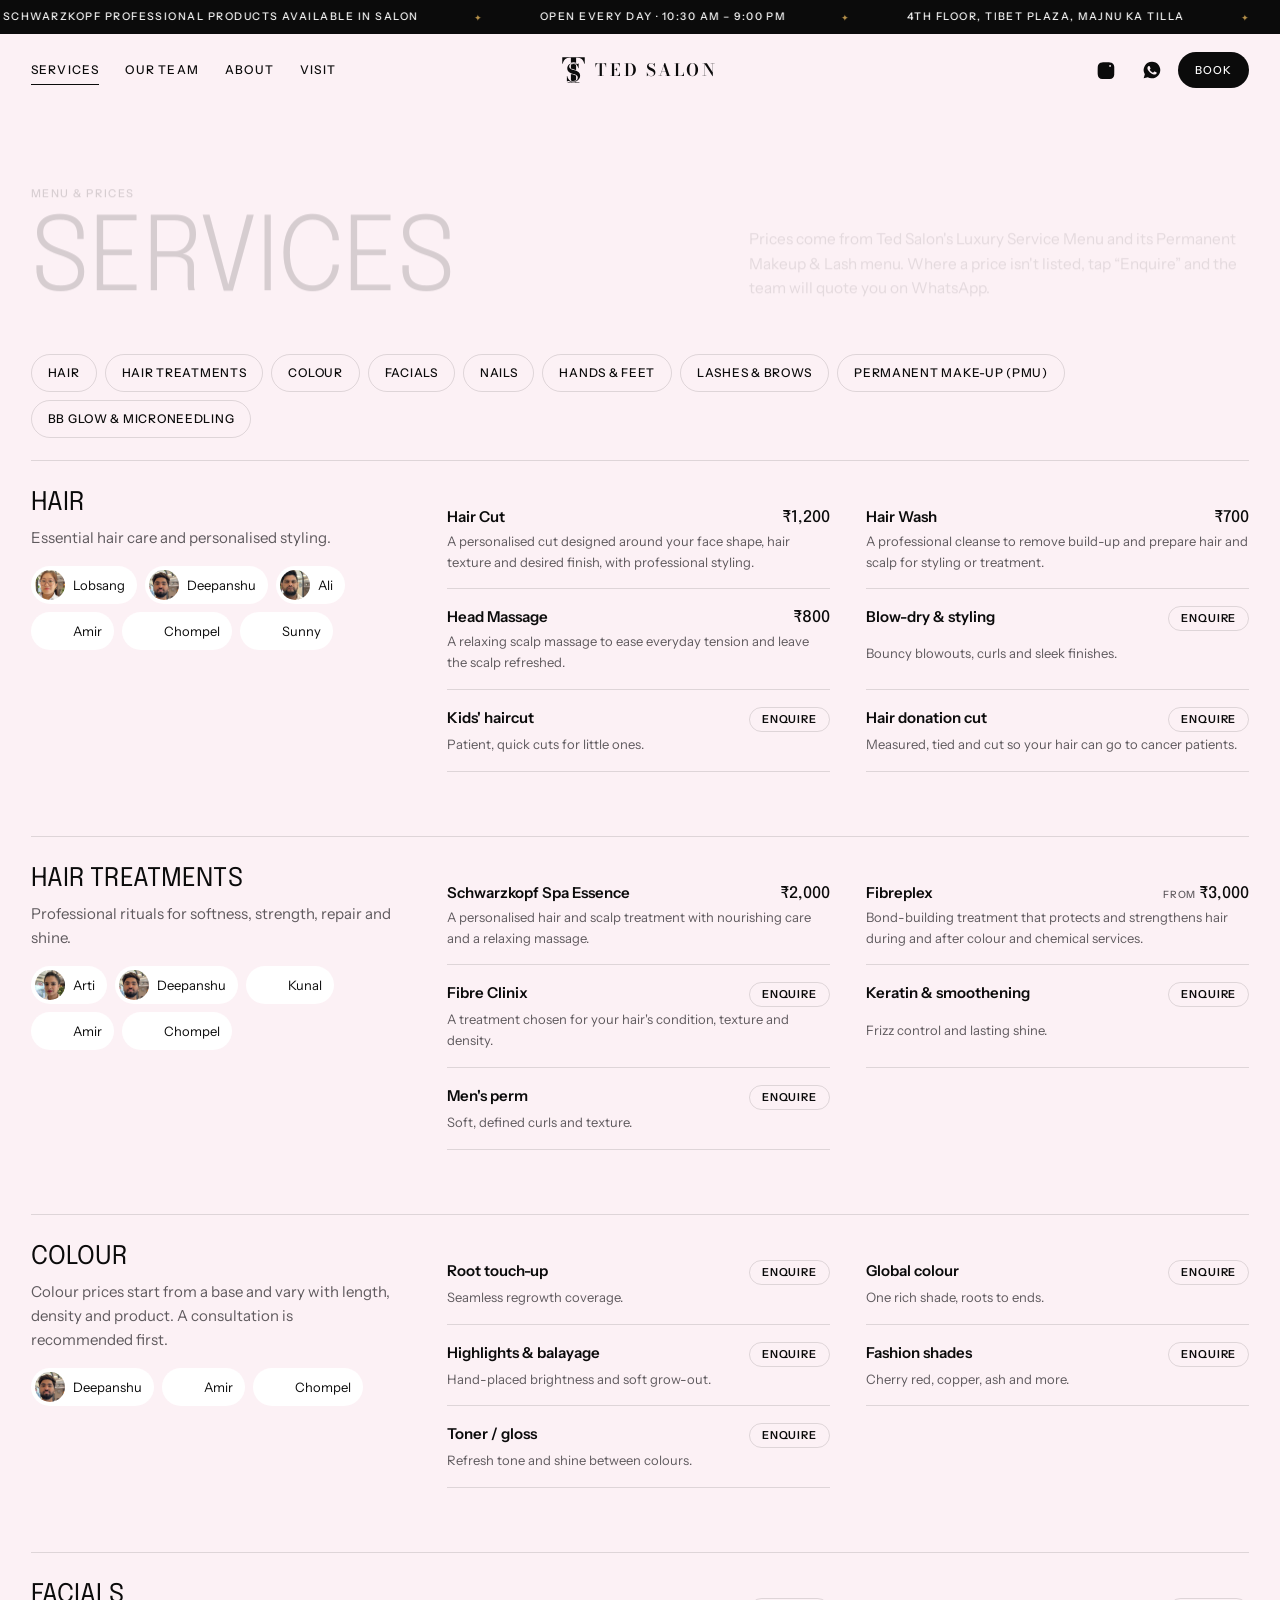
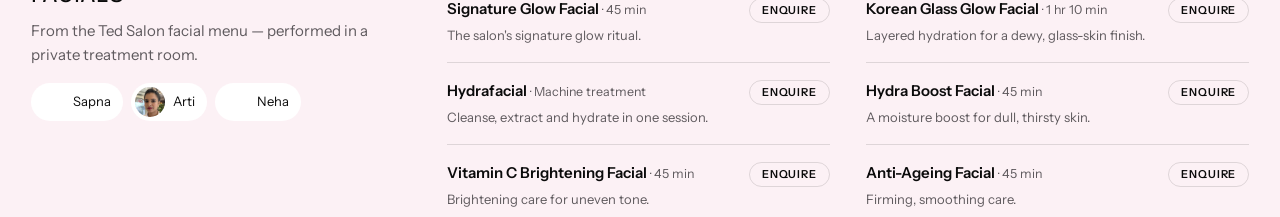
<file: demo/services.html>
<!doctype html>
<html lang="en">
<head>
  <meta charset="utf-8">
  <title>Ted Salon</title>
  <meta name="robots" content="noindex">
  <link rel="canonical" href="https://thetedsalon.com/menu.html">
  <meta http-equiv="refresh" content="0; url=/menu.html">
</head>
<body>
  <p>The Ted Salon website has moved to <a href="/menu.html">thetedsalon.com/menu.html</a>.</p>
</body>
</html>
</file>
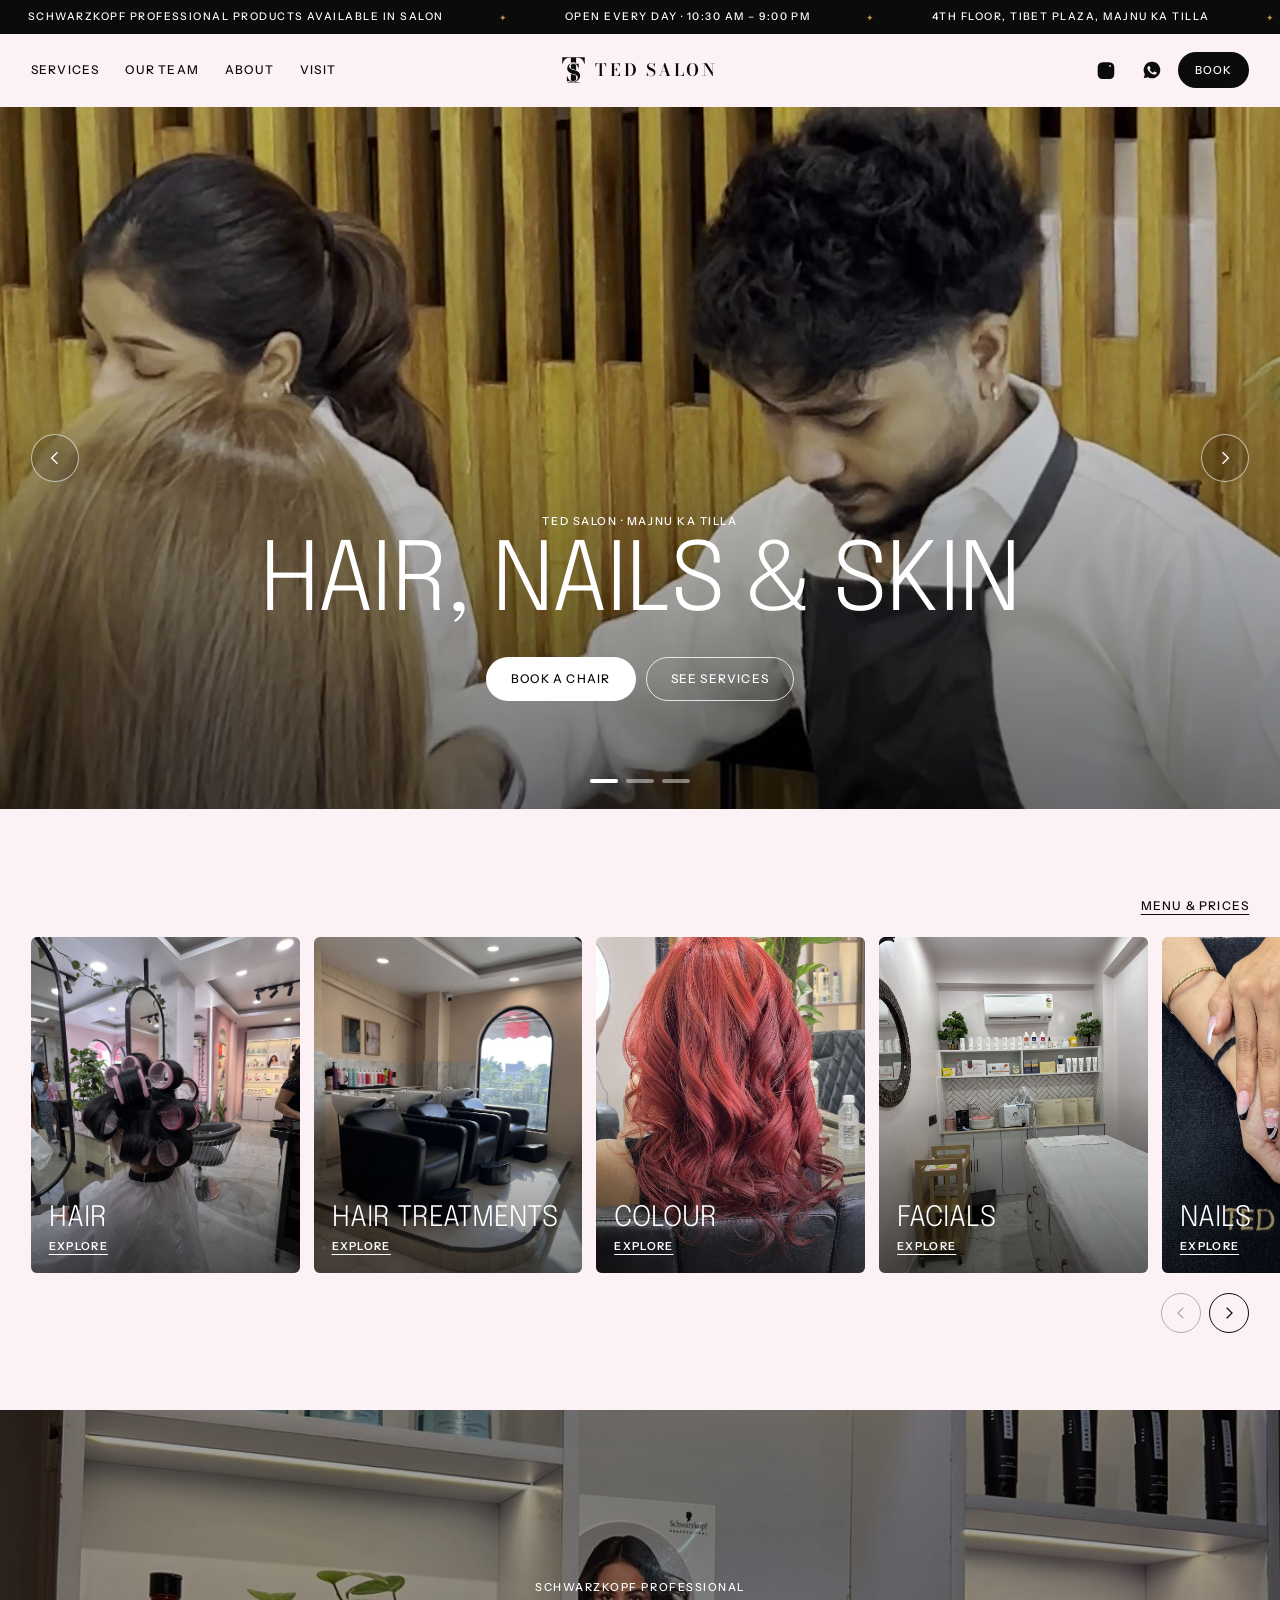
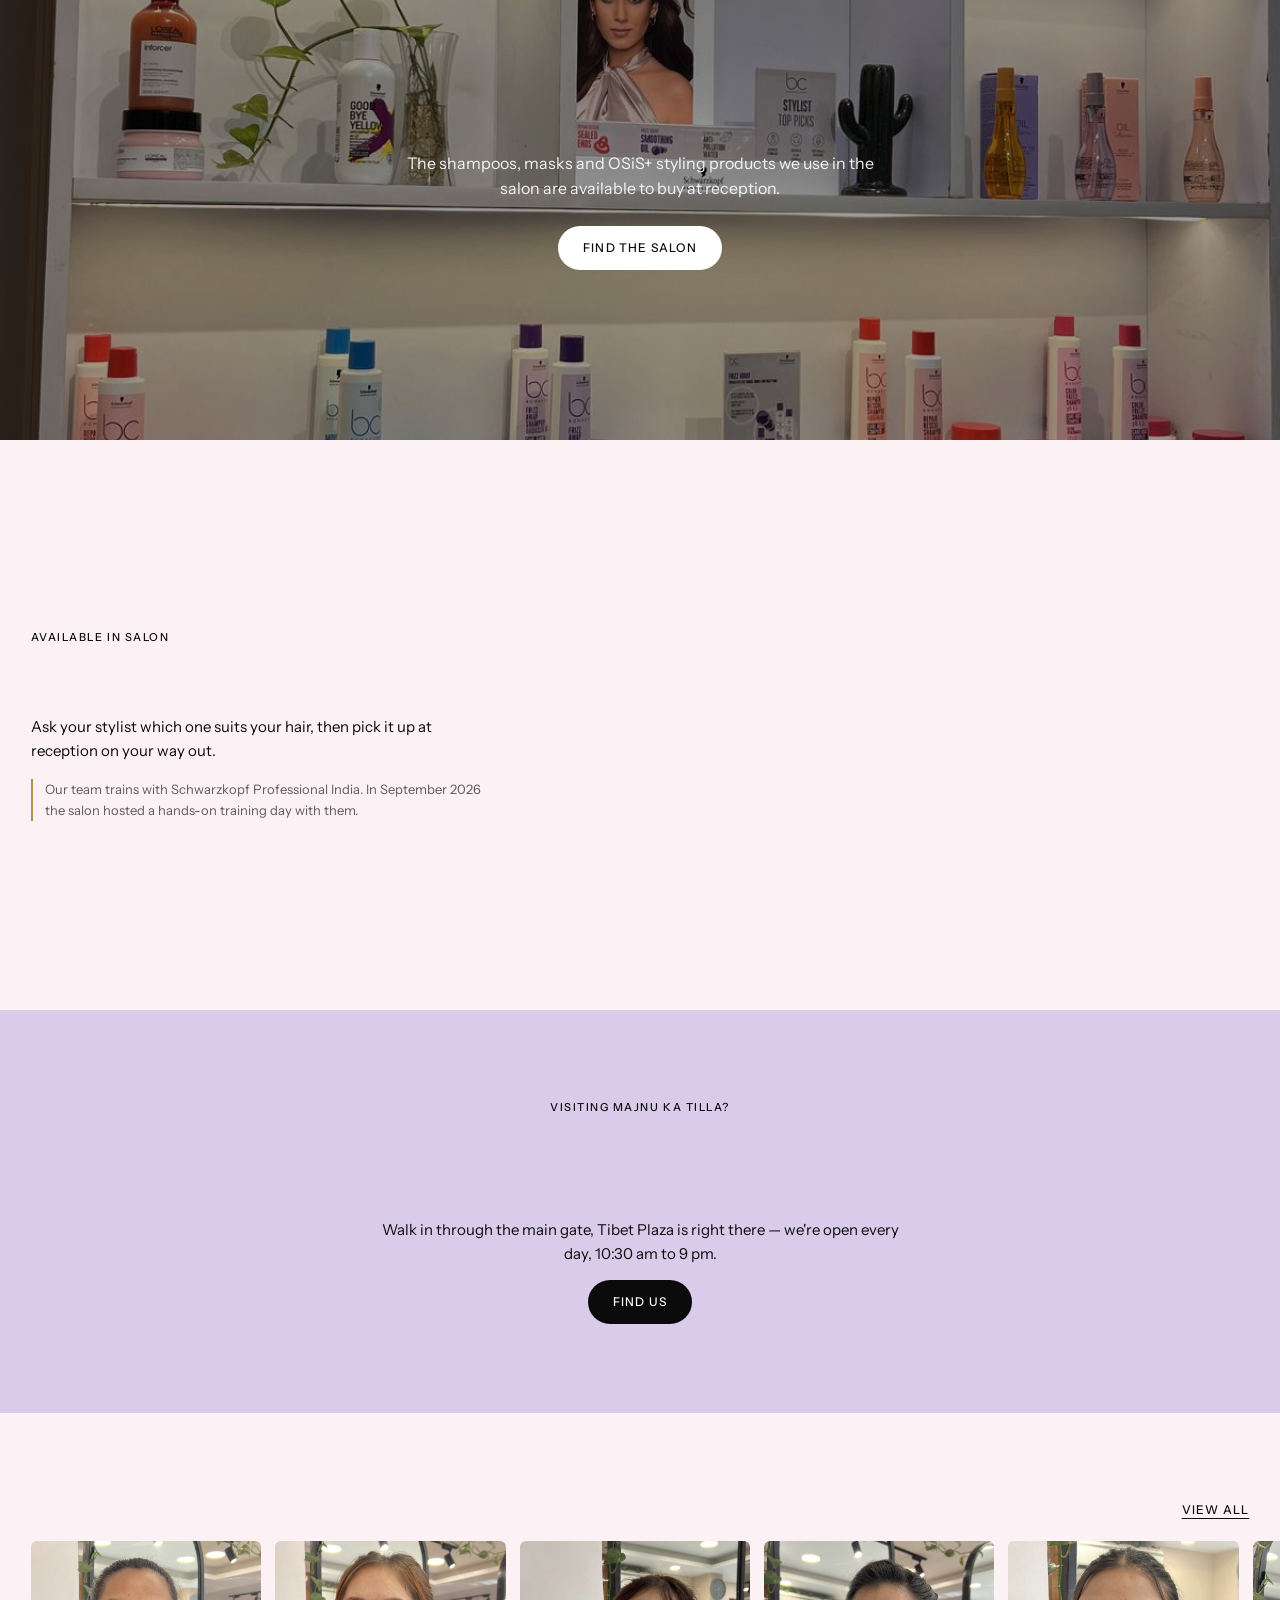
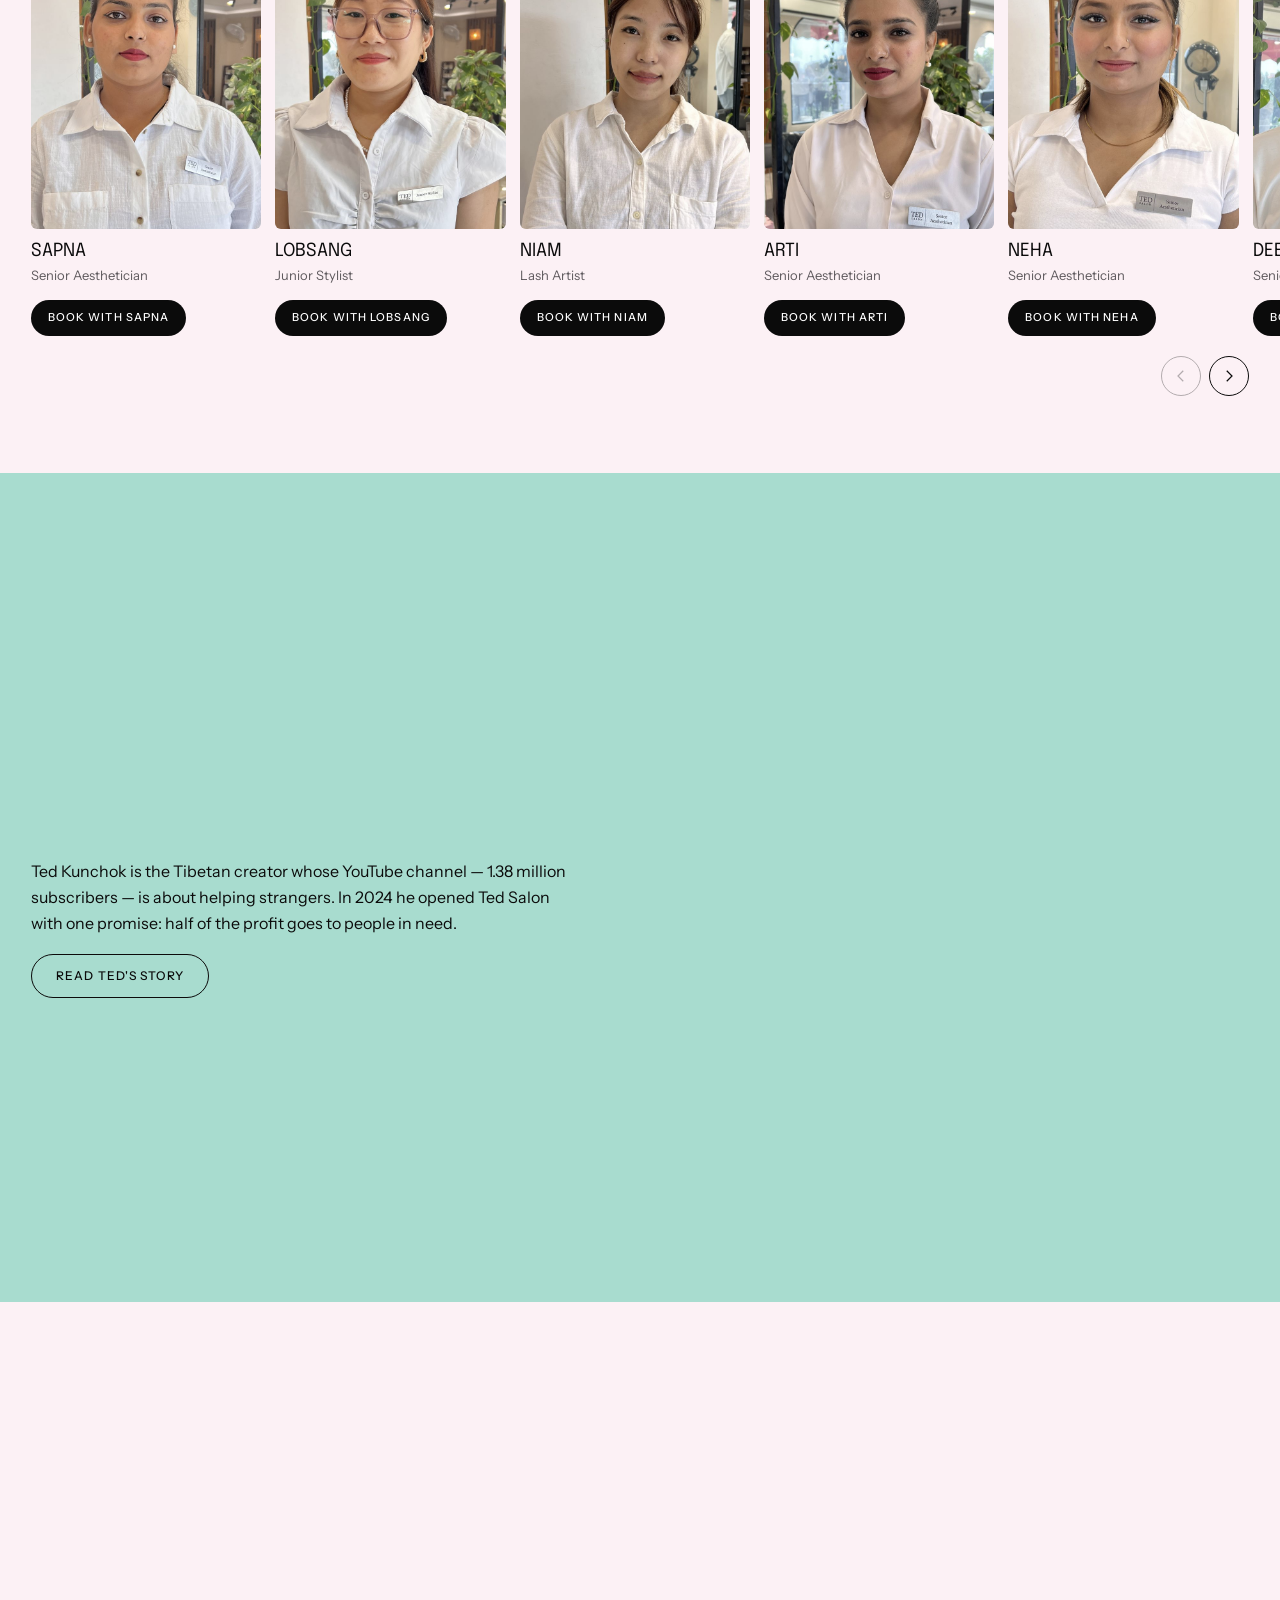
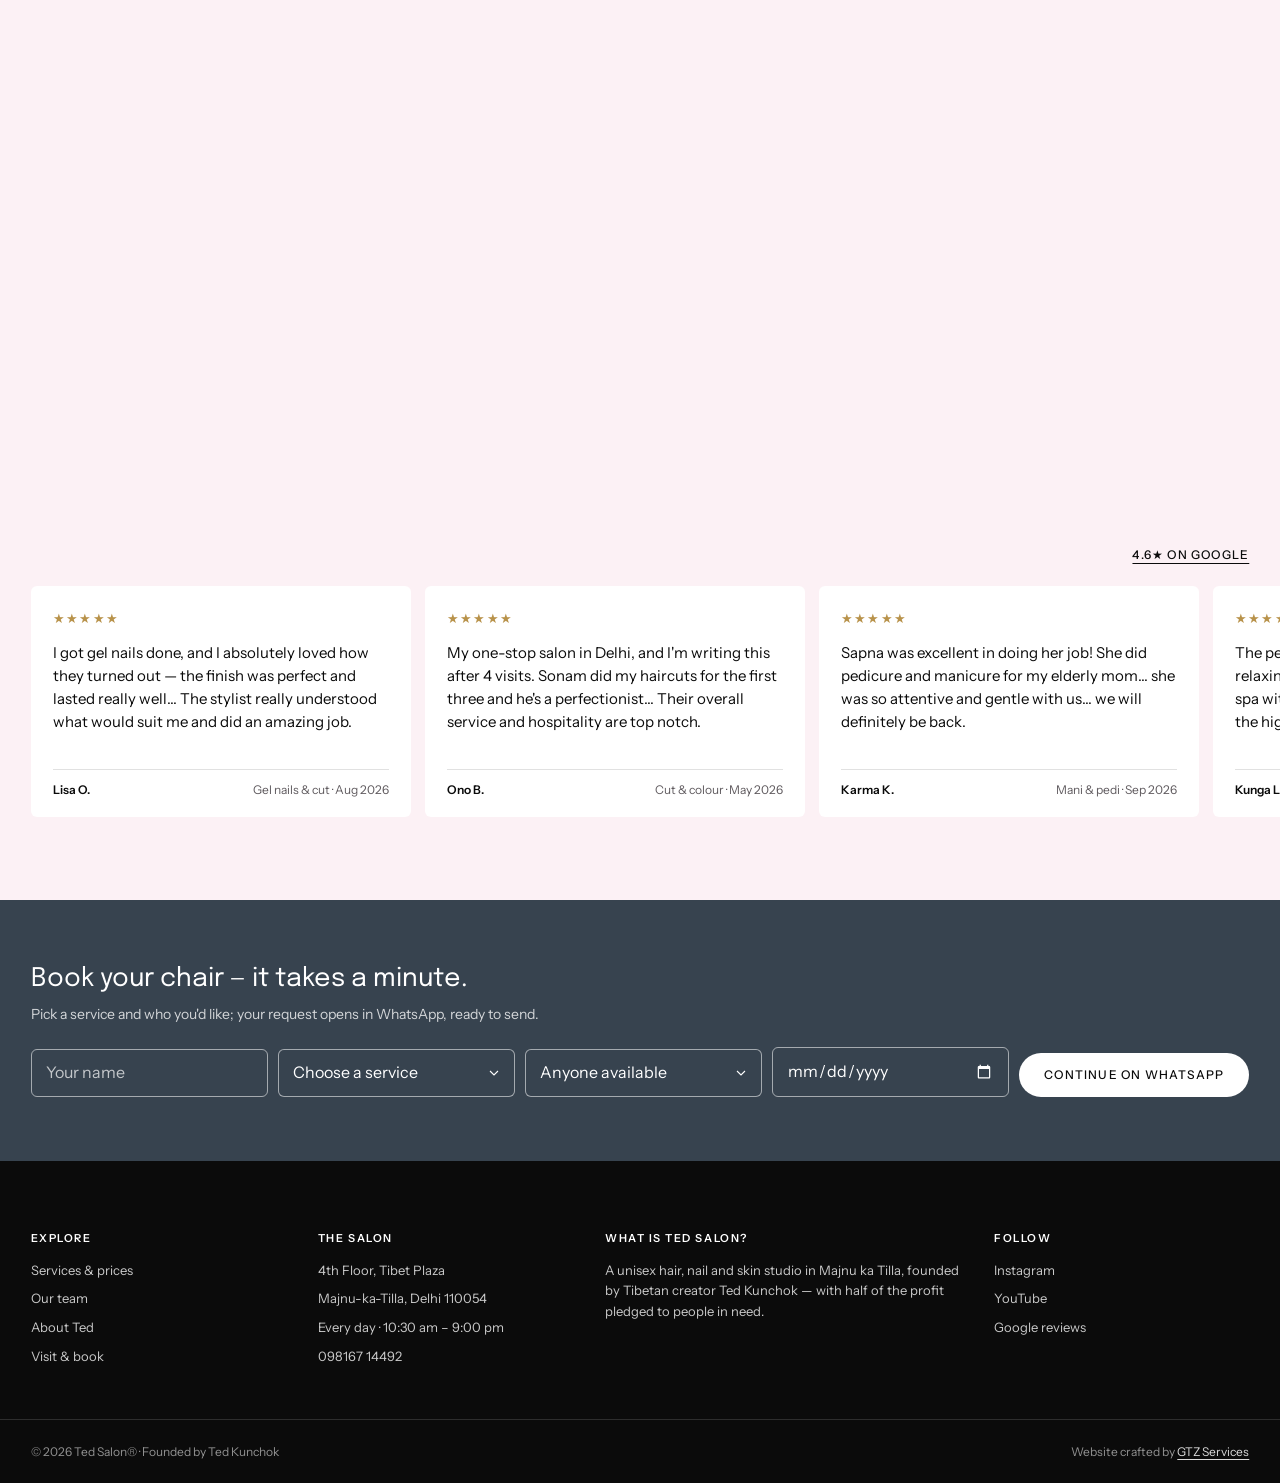
<file: demo/shop.html>
<!doctype html>
<html lang="en">
<head>
  <meta charset="utf-8">
  <title>Ted Salon</title>
  <meta name="robots" content="noindex">
  <link rel="canonical" href="https://thetedsalon.com/#products">
  <meta http-equiv="refresh" content="0; url=/#products">
</head>
<body>
  <p>The Ted Salon website has moved to <a href="/#products">thetedsalon.com/#products</a>.</p>
</body>
</html>
</file>
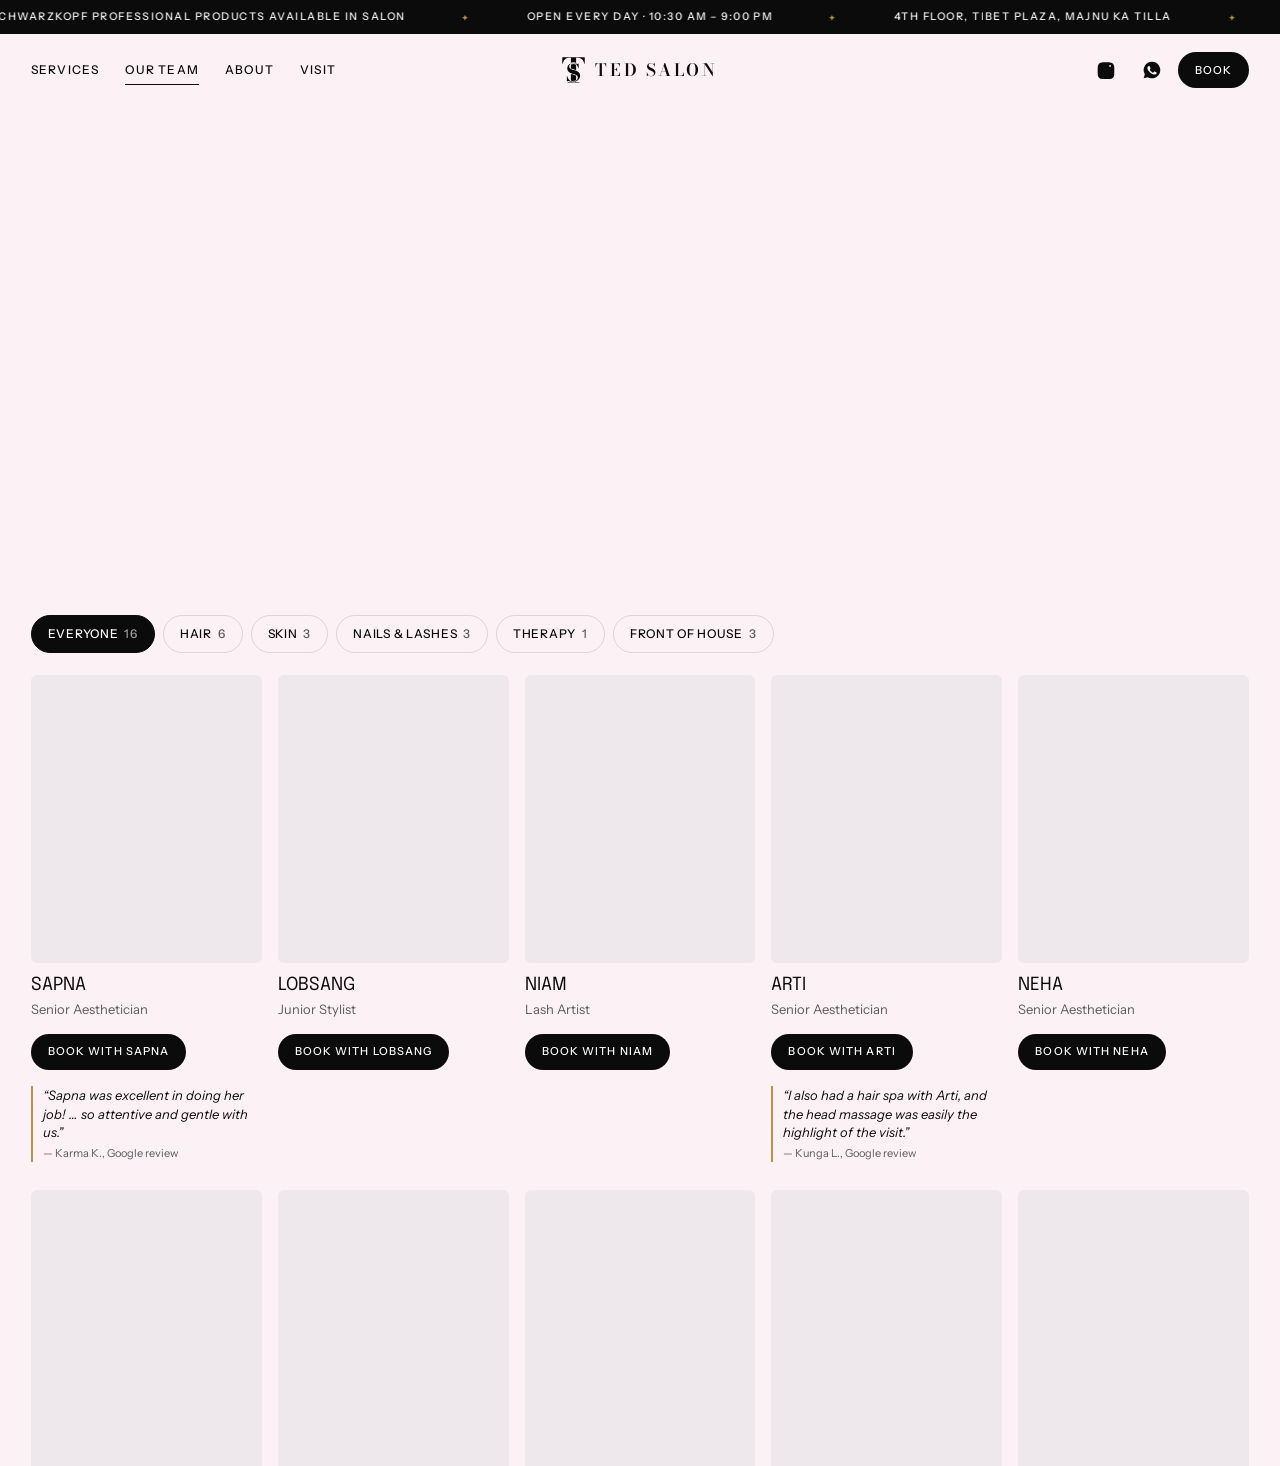
<file: demo/team.html>
<!doctype html>
<html lang="en">
<head>
  <meta charset="utf-8">
  <title>Ted Salon</title>
  <meta name="robots" content="noindex">
  <link rel="canonical" href="https://thetedsalon.com/team.html">
  <meta http-equiv="refresh" content="0; url=/team.html">
</head>
<body>
  <p>The Ted Salon website has moved to <a href="/team.html">thetedsalon.com/team.html</a>.</p>
</body>
</html>
</file>
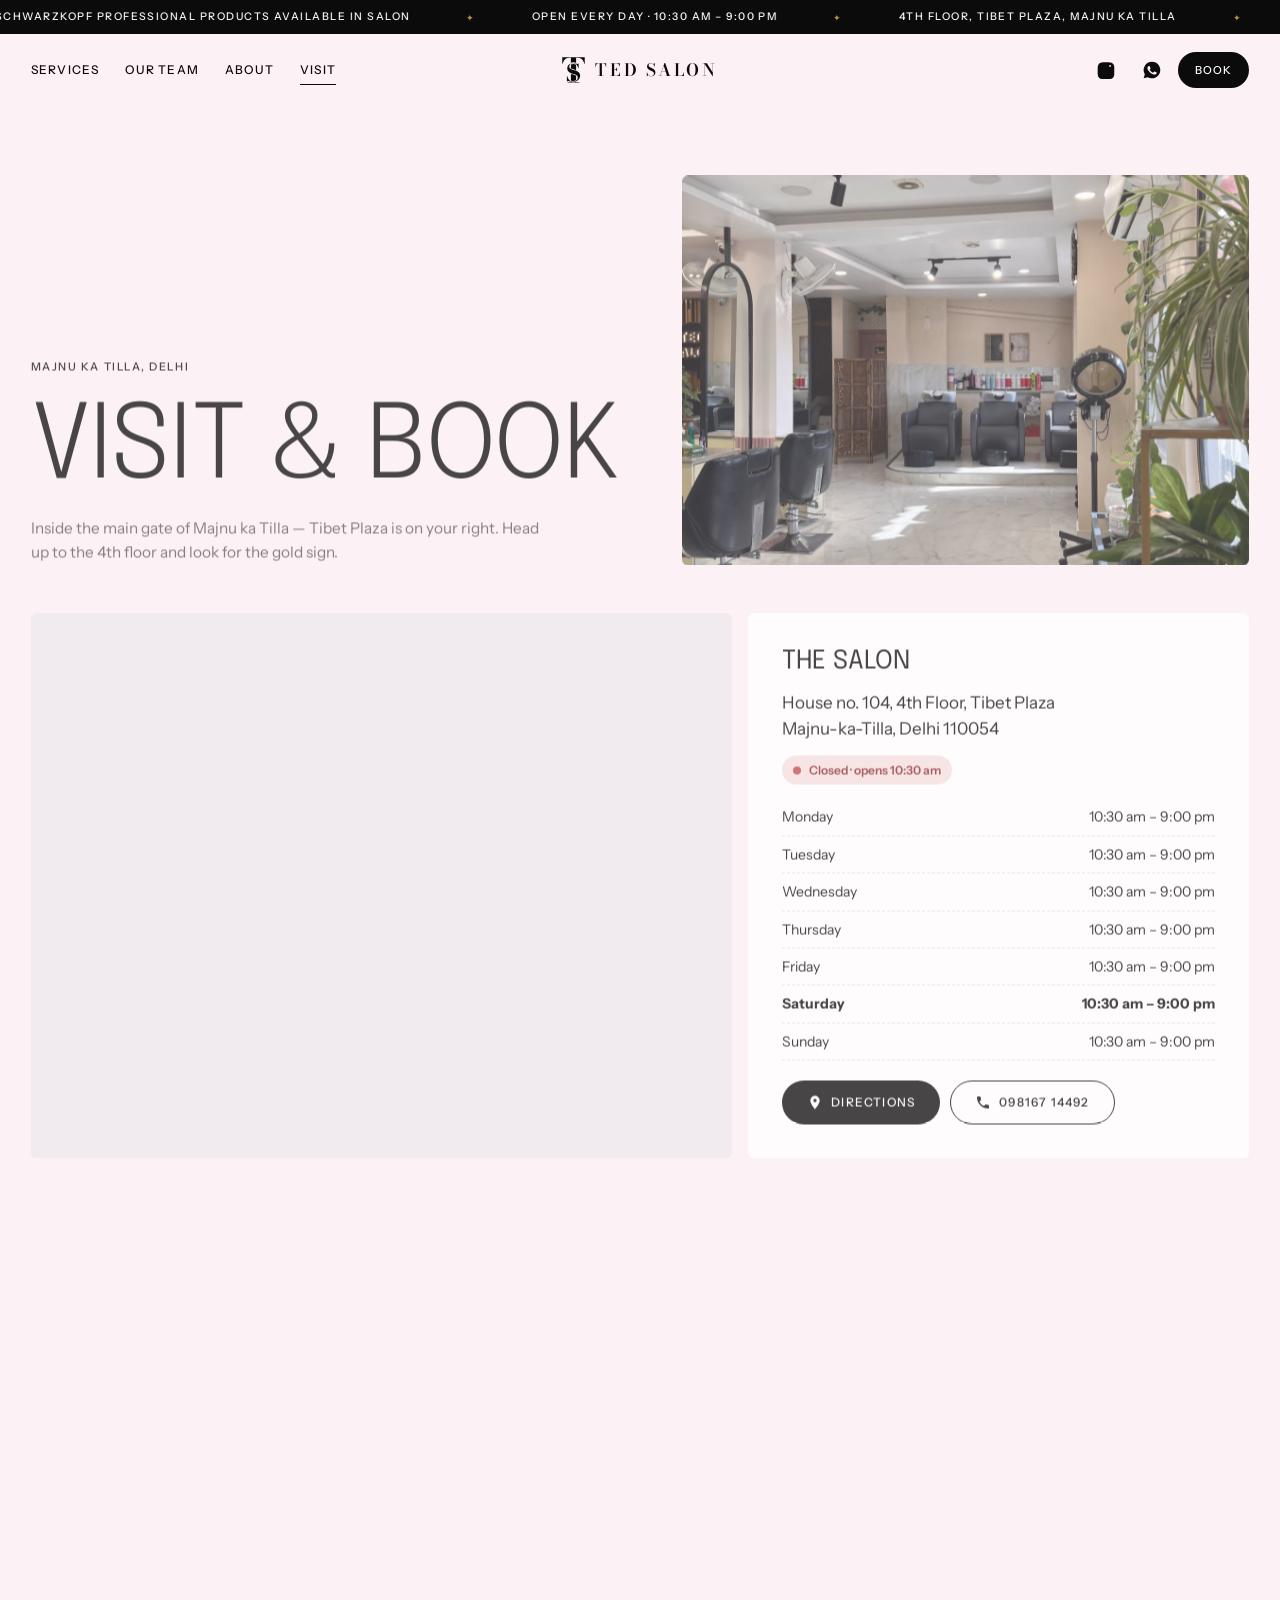
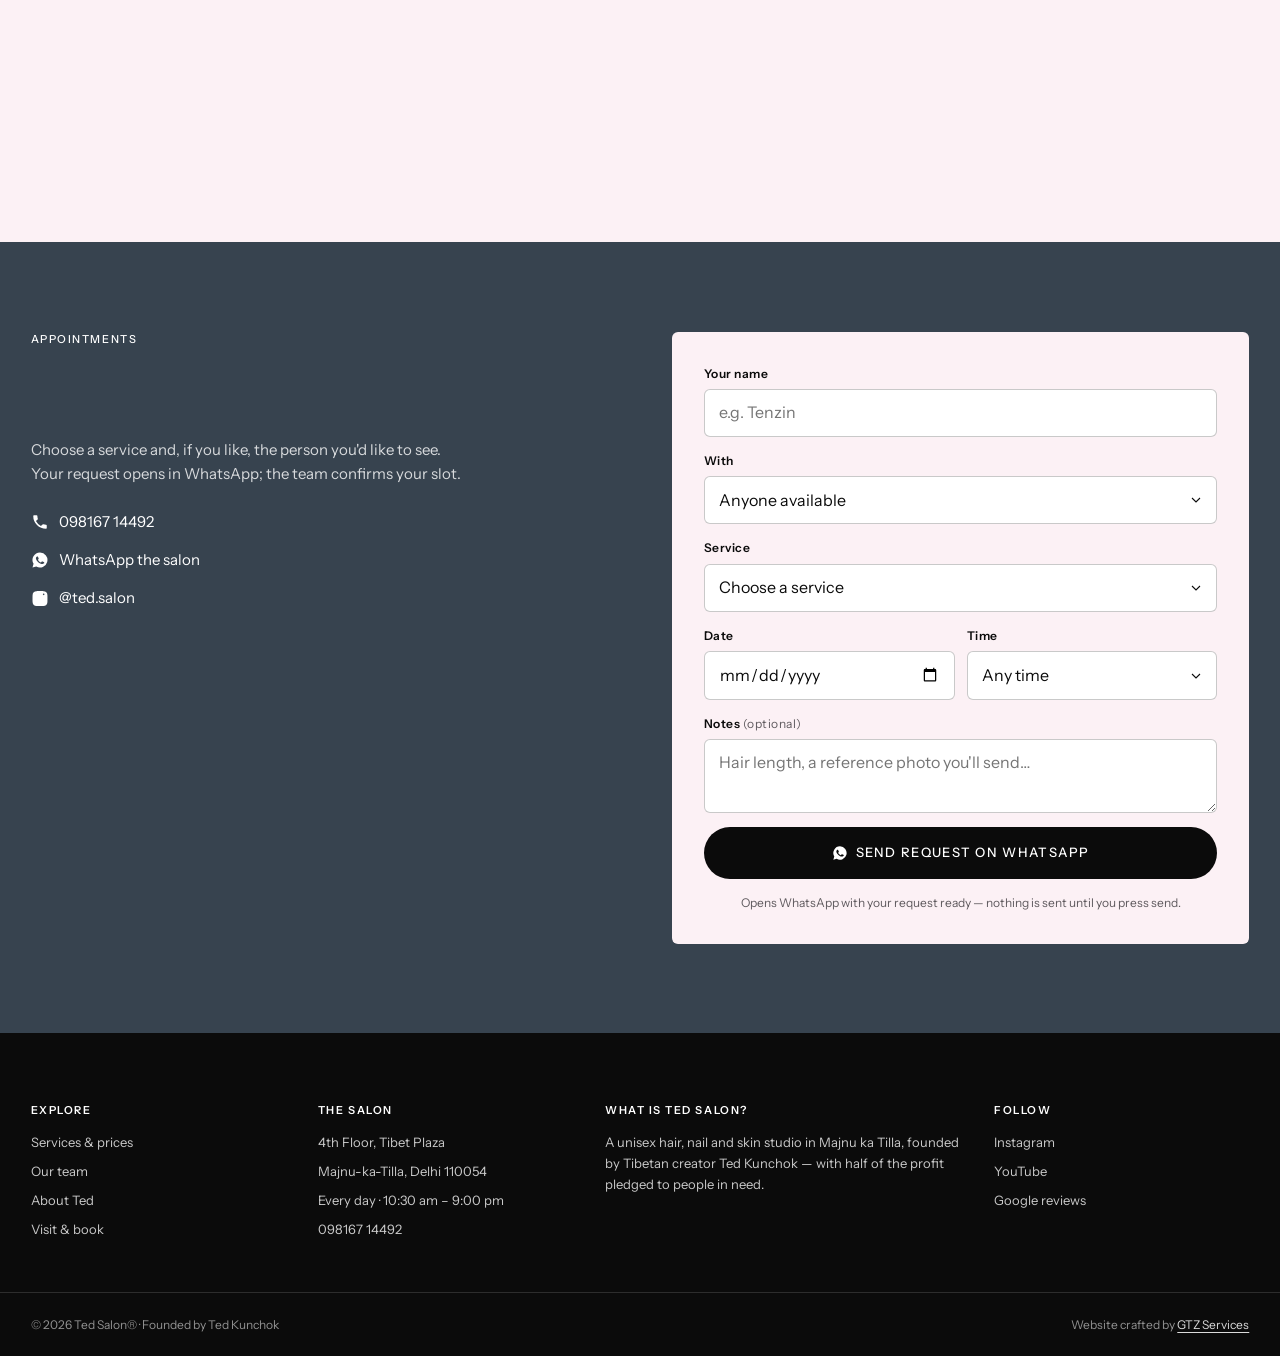
<file: demo/visit.html>
<!doctype html>
<html lang="en">
<head>
  <meta charset="utf-8">
  <title>Ted Salon</title>
  <meta name="robots" content="noindex">
  <link rel="canonical" href="https://thetedsalon.com/find-us.html">
  <meta http-equiv="refresh" content="0; url=/find-us.html">
</head>
<body>
  <p>The Ted Salon website has moved to <a href="/find-us.html">thetedsalon.com/find-us.html</a>.</p>
</body>
</html>
</file>
<file: css/site.css>
/* ==========================================================================
   Ted Salon — site styles (Dom Dom–inspired: blush page, pastel bands,
   light uppercase type, pill buttons). Animations are transform/opacity only.
   ========================================================================== */
:root {
  --blush: #fcf1f5;
  --card: #eee8ec;
  --ink: #0b0b0b;
  --muted: #5f5a5e;
  --line: rgba(11, 11, 11, .12);
  --lav: #d9cbe9;
  --mint: #a8dccf;
  --slate: #37434f;
  --gold: #b8924a;
  --white: #fff;

  --f-head: "Epilogue", "Helvetica Neue", Arial, sans-serif;
  --f-body: "Instrument Sans", "Helvetica Neue", Arial, sans-serif;
  --f-logo: "Bodoni Moda", Didot, Georgia, serif;

  --gutter: clamp(16px, 2.4vw, 32px);
  --maxw: 1440px;
  --r: 6px;
  --ease: cubic-bezier(.2, .7, .1, 1);
  --hdr: 72px;
}

*, *::before, *::after { box-sizing: border-box; }
html { -webkit-text-size-adjust: 100%; scroll-behavior: smooth; scroll-padding-top: 90px; }
body { margin: 0; background: var(--blush); color: var(--ink); font: 15px/1.6 var(--f-body); -webkit-font-smoothing: antialiased; overflow-x: hidden; }
img, video, svg, iframe { display: block; max-width: 100%; }
img { height: auto; }
a { color: inherit; }
h1, h2, h3, p, figure, blockquote, ul, ol, dl, dd { margin: 0; }
ul, ol { padding: 0; list-style: none; }
button, input, select, textarea { font: inherit; color: inherit; }
button { cursor: pointer; }
address { font-style: normal; }
:focus-visible { outline: 2px solid var(--ink); outline-offset: 3px; border-radius: 2px; }
[hidden] { display: none !important; }
html.is-locked { overflow: hidden; }
.vh { position: absolute !important; width: 1px; height: 1px; overflow: hidden; clip: rect(0 0 0 0); white-space: nowrap; }
.skip { position: fixed; left: 12px; top: -60px; z-index: 300; background: var(--ink); color: #fff; padding: 10px 16px; border-radius: 999px; text-decoration: none; }
.skip:focus { top: 10px; }
.wrap { width: 100%; max-width: var(--maxw); margin-inline: auto; padding-inline: var(--gutter); }
.muted { color: var(--muted); }

/* ---------- type ---------- */
.kicker { font: 500 11px/1.3 var(--f-body); letter-spacing: .14em; text-transform: uppercase; margin-bottom: 10px; }
.h-display { font: 300 clamp(36px, 5vw, 68px)/1.02 var(--f-head); text-transform: uppercase; letter-spacing: -.01em; }
.h-sec { font: 400 clamp(22px, 2vw, 28px)/1.15 var(--f-head); text-transform: uppercase; letter-spacing: .005em; }
.lead { font-size: clamp(15px, 1.2vw, 17px); color: var(--muted); max-width: 52ch; }
.link-u { font-size: 12px; font-weight: 500; letter-spacing: .1em; text-transform: uppercase; text-underline-offset: 4px; }
.link-u:hover { text-decoration-thickness: 2px; }

/* ---------- pills ---------- */
.pill {
  display: inline-flex; align-items: center; justify-content: center; gap: 8px;
  min-height: 44px; padding: 0 24px; border-radius: 999px; border: 1px solid transparent;
  font: 500 12px/1 var(--f-body); letter-spacing: .1em; text-transform: uppercase; text-decoration: none; white-space: nowrap;
  transition: background-color .25s, color .25s, border-color .25s, transform .25s var(--ease);
}
.pill svg { width: 16px; height: 16px; fill: currentColor; }
.pill:active { transform: scale(.97); }
.pill--sm { min-height: 36px; padding: 0 16px; font-size: 11px; }
.pill--lg { min-height: 52px; font-size: 13px; }
.pill--block { width: 100%; }
.pill--dark { background: var(--ink); color: #fff; }
.pill--dark:hover { background: #333; }
.pill--light { background: #fff; color: var(--ink); }
.pill--light:hover { background: var(--lav); }
.pill--outline { border-color: var(--ink); background: transparent; }
.pill--outline:hover { background: var(--ink); color: #fff; }
.pill--outline-light { border-color: rgba(255, 255, 255, .8); color: #fff; background: transparent; }
.pill--outline-light:hover { background: #fff; color: var(--ink); }
.round { width: 40px; height: 40px; border-radius: 50%; border: 1px solid var(--ink); background: transparent; display: grid; place-items: center; transition: background-color .2s, color .2s, opacity .2s; }
.round svg { width: 18px; height: 18px; fill: none; stroke: currentColor; stroke-width: 1.6; }
.round:hover { background: var(--ink); color: #fff; }
.round:disabled { opacity: .3; pointer-events: none; }

/* ---------- announcement bar ---------- */
.announce { background: var(--ink); color: #fff; overflow: hidden; white-space: nowrap; height: 34px; display: flex; align-items: center; }
.announce__track { display: inline-flex; animation: ticker 40s linear infinite; }
.announce__track span { font: 500 10.5px/1 var(--f-body); letter-spacing: .14em; text-transform: uppercase; padding: 0 28px; display: inline-flex; align-items: center; gap: 56px; }
.announce__track span::after { content: "✦"; color: var(--gold); font-size: 9px; }
@keyframes ticker { to { transform: translateX(-50%); } }

/* ---------- header ---------- */
.hdr { position: sticky; top: 0; z-index: 100; background: var(--blush); border-bottom: 1px solid transparent; transition: border-color .3s, box-shadow .3s; }
.hdr.is-stuck { border-color: var(--line); box-shadow: 0 6px 20px -16px rgba(0, 0, 0, .3); }
.hdr__in { display: grid; grid-template-columns: 1fr auto 1fr; align-items: center; height: var(--hdr); max-width: var(--maxw); margin-inline: auto; padding-inline: var(--gutter); }
.hdr__nav { display: flex; gap: 26px; }
.hdr__nav a { font: 500 12px/1 var(--f-body); letter-spacing: .1em; text-transform: uppercase; text-decoration: none; padding: 8px 0; border-bottom: 1px solid transparent; }
.hdr__nav a:hover, .hdr__nav a[aria-current="page"] { border-color: var(--ink); }
.hdr__burger { display: none; width: 40px; height: 40px; border: 0; background: none; padding: 8px; margin-left: -8px; }
.hdr__burger svg { width: 24px; height: 24px; fill: none; stroke: var(--ink); stroke-width: 1.6; }
.logo { display: inline-flex; align-items: center; gap: 10px; text-decoration: none; justify-self: center; }
.logo__mark { width: 23px; height: 26px; fill: var(--ink); overflow: visible; }
.logo__s { stroke: var(--blush); stroke-width: 5; stroke-linejoin: round; paint-order: stroke; }
.logo__word { font: 600 17px/1 var(--f-logo); letter-spacing: .16em; }
.hdr__tools { justify-self: end; display: flex; align-items: center; gap: 6px; }
.icon-btn { width: 40px; height: 40px; display: grid; place-items: center; border-radius: 50%; transition: background-color .2s; }
.icon-btn:hover { background: rgba(11, 11, 11, .06); }
.icon-btn svg { width: 20px; height: 20px; fill: var(--ink); }

/* ---------- side sheets (menu + booking) ---------- */
.sheet { position: fixed; inset: 0; z-index: 200; }
.sheet[hidden] { display: none; }
.sheet__scrim { position: absolute; inset: 0; background: rgba(11, 11, 11, .45); opacity: 0; transition: opacity .35s; }
.sheet__panel {
  position: absolute; top: 0; bottom: 0; width: min(440px, 92vw); background: var(--blush); overflow-y: auto;
  padding: 28px 26px calc(28px + env(safe-area-inset-bottom)); transition: transform .45s var(--ease);
}
.sheet--left .sheet__panel { left: 0; transform: translateX(-100%); }
.sheet--right .sheet__panel { right: 0; transform: translateX(100%); }
.sheet.is-open .sheet__scrim { opacity: 1; }
.sheet.is-open .sheet__panel { transform: none; }
.sheet__x { position: absolute; top: 14px; right: 14px; width: 40px; height: 40px; border: 0; background: none; border-radius: 50%; display: grid; place-items: center; }
.sheet__x:hover { background: rgba(11, 11, 11, .06); }
.sheet__x svg { width: 20px; height: 20px; stroke: var(--ink); stroke-width: 1.6; fill: none; }
.sheet__links { margin: 48px 0 28px; border-top: 1px solid var(--line); }
.sheet__links a { display: block; padding: 16px 0; border-bottom: 1px solid var(--line); text-decoration: none; font: 300 26px/1.1 var(--f-head); text-transform: uppercase; }
.sheet__links a[aria-current="page"] { font-weight: 500; }
.sheet__meta { margin-top: 18px; font-size: 13px; color: var(--muted); }
.book .h-sec { margin-bottom: 18px; }
.book__who { display: flex; align-items: center; gap: 14px; padding: 12px; border-radius: var(--r); background: #fff; margin-bottom: 18px; }
.book__who img { width: 56px; height: 70px; object-fit: cover; border-radius: 4px; }
.book__who strong { display: block; font: 500 16px/1.2 var(--f-head); text-transform: uppercase; }
.book__who span { font-size: 13px; color: var(--muted); }

/* ---------- forms ---------- */
.form { display: grid; gap: 14px; }
.field { display: grid; gap: 6px; }
.field label { font-size: 12px; font-weight: 600; letter-spacing: .04em; }
.opt { font-weight: 400; color: var(--muted); }
.field input, .field select, .field textarea {
  width: 100%; min-height: 48px; padding: 10px 14px; border: 1px solid rgba(11, 11, 11, .22); border-radius: var(--r);
  background: #fff; font-size: 16px; transition: border-color .2s, box-shadow .2s;
}
.field select { appearance: none; -webkit-appearance: none; padding-right: 38px; background: #fff url("data:image/svg+xml,%3Csvg xmlns='http://www.w3.org/2000/svg' viewBox='0 0 24 24' fill='none' stroke='%230b0b0b' stroke-width='1.6'%3E%3Cpath d='M6 9l6 6 6-6'/%3E%3C/svg%3E") no-repeat right 12px center / 16px; }
.field textarea { resize: vertical; min-height: 70px; }
.field input:focus, .field select:focus, .field textarea:focus { outline: none; border-color: var(--ink); box-shadow: 0 0 0 3px rgba(11, 11, 11, .08); }
.field [aria-invalid="true"] { border-color: #b23b3b; }
.field-row { display: grid; grid-template-columns: 1fr 1fr; gap: 12px; }
.form__err { color: #a12f2f; font-size: 13px; }
.form__err:empty { display: none; }
.form__note { font-size: 12px; color: var(--muted); text-align: center; }
.form--inline { grid-template-columns: repeat(4, minmax(0, 1fr)) auto; align-items: end; gap: 10px; }
.form--inline .form__err { grid-column: 1 / -1; color: #ffd2d2; }
.form--inline .field input, .form--inline .field select { background-color: transparent; color: #fff; border-color: rgba(255, 255, 255, .55); }
.form--inline .field select { background-image: url("data:image/svg+xml,%3Csvg xmlns='http://www.w3.org/2000/svg' viewBox='0 0 24 24' fill='none' stroke='%23ffffff' stroke-width='1.6'%3E%3Cpath d='M6 9l6 6 6-6'/%3E%3C/svg%3E"); }
.form--inline .field select option { color: var(--ink); }
.form--inline ::placeholder { color: rgba(255, 255, 255, .7); }
.form--inline input[type="date"] { color-scheme: dark; }

/* ---------- hero carousel ---------- */
.hero { position: relative; height: clamp(520px, 78vh, 860px); overflow: hidden; background: #222; color: #fff; touch-action: pan-y; }
.slide { position: absolute; inset: 0; opacity: 0; visibility: hidden; transition: opacity .9s var(--ease), visibility .9s; }
.slide.is-active { opacity: 1; visibility: visible; }
.slide picture { position: absolute; inset: 0; }
.slide__media { position: absolute; inset: 0; width: 100%; height: 100%; object-fit: cover; transform: scale(1.06); transition: transform 6.5s linear; }
.slide.is-active .slide__media { transform: scale(1); }
.slide::after { content: ""; position: absolute; inset: 0; background: linear-gradient(180deg, rgba(0, 0, 0, .12), rgba(0, 0, 0, .18) 45%, rgba(0, 0, 0, .55)); pointer-events: none; }
.slide__copy { position: absolute; left: 0; right: 0; bottom: clamp(64px, 12vh, 120px); z-index: 2; text-align: center; padding-inline: var(--gutter); }
.slide__title { font: 300 clamp(44px, 7.4vw, 108px)/.98 var(--f-head); text-transform: uppercase; letter-spacing: -.015em; margin-bottom: 26px; }
.slide__ctas { display: flex; flex-wrap: wrap; gap: 10px; justify-content: center; }
.slide .kicker, .slide__title, .slide__ctas { opacity: 0; transform: translateY(18px); transition: opacity .8s var(--ease), transform .8s var(--ease); }
.slide.is-active .kicker { opacity: 1; transform: none; transition-delay: .25s; }
.slide.is-active .slide__title { opacity: 1; transform: none; transition-delay: .35s; }
.slide.is-active .slide__ctas { opacity: 1; transform: none; transition-delay: .5s; }
.hero__arrow { position: absolute; top: 50%; z-index: 3; width: 48px; height: 48px; margin-top: -24px; border-radius: 50%; border: 1px solid rgba(255, 255, 255, .6); background: rgba(0, 0, 0, .15); color: #fff; display: grid; place-items: center; transition: background-color .2s; }
.hero__arrow:hover { background: rgba(0, 0, 0, .4); }
.hero__arrow svg { width: 20px; height: 20px; fill: none; stroke: currentColor; stroke-width: 1.6; }
.hero__arrow--prev { left: var(--gutter); }
.hero__arrow--next { right: var(--gutter); }
.hero__dots { position: absolute; left: 0; right: 0; bottom: 26px; z-index: 3; display: flex; justify-content: center; gap: 8px; }
.hero__dots button { width: 28px; height: 4px; border: 0; padding: 0; border-radius: 4px; background: rgba(255, 255, 255, .45); position: relative; overflow: hidden; }
.hero__dots button::after { content: ""; position: absolute; inset: 0; background: #fff; transform: scaleX(0); transform-origin: left; }
.hero__dots button[aria-selected="true"]::after { animation: dot var(--slide-ms, 6500ms) linear forwards; }
.hero.is-paused .hero__dots button[aria-selected="true"]::after { animation-play-state: paused; }
@keyframes dot { to { transform: scaleX(1); } }

/* ---------- sections ---------- */
.sec { padding-block: clamp(48px, 6vw, 88px); }
.sec--flush { padding-top: 0; }
.sec__head { display: flex; align-items: flex-end; justify-content: space-between; gap: 16px; margin-bottom: 22px; }
.sec__head--center { flex-direction: column; align-items: center; text-align: center; }

/* draggable strips (native scroll + drag) */
.strip {
  display: flex; gap: 14px; overflow-x: auto; overscroll-behavior-x: contain; scroll-snap-type: x proximity; scrollbar-width: none;
  padding-inline: max(var(--gutter), calc((100vw - var(--maxw)) / 2 + var(--gutter))); padding-bottom: 6px; cursor: grab; scroll-padding-inline: var(--gutter);
  -webkit-user-select: none; user-select: none;
}
.strip[data-drift] { scroll-snap-type: none; }
.strip::-webkit-scrollbar { display: none; }
.strip.is-dragging { cursor: grabbing; scroll-snap-type: none; }
.strip.is-dragging * { pointer-events: none; user-select: none; }
.strip > * { flex: 0 0 auto; scroll-snap-align: start; }
.strip--inset { padding-inline: 0; scroll-padding-inline: 0; }
.strip__nav { display: flex; justify-content: flex-end; gap: 8px; margin-top: 14px; }

/* product card */

/* team card */
.tcard { width: clamp(200px, 18vw, 260px); }
.grid .tcard { width: auto; }
.tcard__img { aspect-ratio: 4 / 5; border-radius: var(--r); overflow: hidden; background: var(--card); }
.tcard__img img { width: 100%; height: 100%; object-fit: cover; filter: grayscale(.15); transition: transform .8s var(--ease), filter .5s; }
.tcard:hover .tcard__img img { transform: scale(1.04); filter: none; }
.tcard__meta { padding-top: 12px; display: grid; gap: 2px; }
.tcard__name { font: 400 18px/1.2 var(--f-head); text-transform: uppercase; }
.tcard__role { font-size: 13px; color: var(--muted); }
.tcard__quote { font-size: 13px; font-style: italic; line-height: 1.45; margin-top: 14px; padding-left: 10px; border-left: 2px solid var(--gold); }
.tcard__quote cite { display: block; font-style: normal; font-size: 11px; color: var(--muted); margin-top: 4px; }
.tcard__book { margin-top: 12px; justify-self: start; }
.tcard__front { margin-top: 12px; font-size: 12px; color: var(--muted); }

/* review card */
.rcard { width: clamp(280px, 30vw, 380px); background: #fff; border-radius: var(--r); padding: 22px 22px 18px; display: flex; flex-direction: column; gap: 12px; }
.rcard__stars { color: var(--gold); letter-spacing: .1em; font-size: 13px; }
.rcard blockquote { margin: 0; font-size: 15px; line-height: 1.55; flex: 1; }
.rcard figcaption { font-size: 12px; color: var(--muted); display: flex; justify-content: space-between; gap: 10px; border-top: 1px solid var(--line); padding-top: 10px; }
.rcard figcaption strong { color: var(--ink); font-weight: 600; }

/* grid */
.grid { display: grid; grid-template-columns: repeat(4, minmax(0, 1fr)); gap: 28px 16px; }
.grid--team { grid-template-columns: repeat(5, minmax(0, 1fr)); }
.tcard.is-hidden { display: none; }

/* chips */
.chips { display: flex; flex-wrap: wrap; gap: 8px; padding: 6px 0 22px; }
.chip { display: inline-flex; align-items: center; gap: 6px; text-decoration: none; min-height: 38px; padding: 0 16px; border-radius: 999px; border: 1px solid var(--line); background: transparent; font: 500 12px/1 var(--f-body); letter-spacing: .06em; text-transform: uppercase; transition: background-color .2s, color .2s, border-color .2s; }
.chip:hover { border-color: var(--ink); }
.chip[aria-pressed="true"] .muted { color: rgba(255, 255, 255, .6); }
.chip[aria-pressed="true"] { background: var(--ink); border-color: var(--ink); color: #fff; }

/* feature band */
.feature { position: relative; height: clamp(440px, 70vh, 760px); overflow: hidden; color: #fff; display: grid; place-items: center; text-align: center; }
.feature__img { position: absolute; inset: 0; width: 100%; height: 100%; object-fit: cover; }
.feature::after { content: ""; position: absolute; inset: 0; background: rgba(0, 0, 0, .38); }
.feature__copy { position: relative; z-index: 2; padding: var(--gutter); }
.feature__copy .h-display { margin-bottom: 24px; }

/* category tiles */
.tiles { display: grid; grid-template-columns: repeat(4, minmax(0, 1fr)); gap: 14px; }
.tile { position: relative; aspect-ratio: 4 / 5; border-radius: var(--r); overflow: hidden; color: #fff; text-decoration: none; background: var(--card); }
.tile img { position: absolute; inset: 0; width: 100%; height: 100%; object-fit: cover; transition: transform .9s var(--ease); }
.tile:hover img { transform: scale(1.05); }
.tile::after { content: ""; position: absolute; inset: 0; background: linear-gradient(180deg, rgba(0, 0, 0, 0) 45%, rgba(0, 0, 0, .55)); }
.tile__copy { position: absolute; left: 18px; right: 18px; bottom: 16px; z-index: 2; }
.tile__copy strong { display: block; font: 300 clamp(22px, 2.2vw, 30px)/1.05 var(--f-head); text-transform: uppercase; }
.tile__copy span { font-size: 11px; font-weight: 600; letter-spacing: .12em; text-transform: uppercase; text-decoration: underline; text-underline-offset: 4px; }

/* colour bands */
.band { padding-block: clamp(56px, 7vw, 100px); }
.band--lav { background: var(--lav); }
.band--mint { background: var(--mint); }
.band--slate { background: var(--slate); color: #fff; }
.band__in--center { text-align: center; display: grid; justify-items: center; gap: 14px; }
.band__in--center p:not(.kicker) { max-width: 52ch; }
.band__in--center .h-display { max-width: 22ch; }
.split { display: grid; grid-template-columns: 1.1fr 1fr; gap: clamp(28px, 5vw, 80px); align-items: center; }
.split__copy { display: grid; gap: 18px; justify-items: start; max-width: 54ch; }
.split__img { border-radius: var(--r); overflow: hidden; aspect-ratio: 4 / 5; max-width: 520px; justify-self: end; width: 100%; }
.split__img img { width: 100%; height: 100%; object-fit: cover; }


/* video tiles */
.duo__grid { display: grid; grid-template-columns: 1fr 1fr; gap: 14px; }
.vtile { position: relative; aspect-ratio: 1 / 1; border-radius: var(--r); overflow: hidden; color: #fff; background: #222; }
.vtile video { position: absolute; inset: 0; width: 100%; height: 100%; object-fit: cover; }
.vtile::after { content: ""; position: absolute; inset: 0; background: linear-gradient(180deg, rgba(0, 0, 0, 0) 50%, rgba(0, 0, 0, .55)); }
.vtile__copy { position: absolute; left: 22px; right: 22px; bottom: 22px; z-index: 2; display: grid; gap: 10px; justify-items: start; }

/* signup / booking band (home) */
.signup { background: var(--slate); color: #fff; padding-block: clamp(44px, 5vw, 64px); }
.signup__in { display: grid; gap: 22px; }
.signup__title { font: 400 clamp(22px, 2vw, 28px)/1.2 var(--f-head); margin-bottom: 8px; }
.signup p { color: rgba(255, 255, 255, .78); font-size: 14px; }

/* page head */
.phead { padding-block: clamp(36px, 5vw, 72px) clamp(28px, 4vw, 48px); }
.phead__in { display: grid; gap: 28px; }
.phead--img .phead__in { grid-template-columns: 1.1fr 1fr; align-items: end; }
.phead__copy { display: grid; gap: 14px; }
.phead .h-display { font-size: clamp(48px, 8vw, 120px); }
.phead:not(.phead--img) .phead__copy { grid-template-columns: 1fr minmax(0, 500px); column-gap: 48px; align-items: end; }
.phead:not(.phead--img) .kicker { grid-column: 1 / -1; margin-bottom: -4px; }
.phead:not(.phead--img) .lead { padding-bottom: .9em; }
.phead__img { border-radius: var(--r); overflow: hidden; aspect-ratio: 16 / 11; }
.phead__img img { width: 100%; height: 100%; object-fit: cover; }

/* services */
.svc { display: grid; gap: clamp(36px, 5vw, 64px); }
.svc__cat { display: grid; grid-template-columns: minmax(220px, 1fr) 2.2fr; gap: clamp(20px, 4vw, 60px); padding-top: 28px; border-top: 1px solid var(--line); scroll-margin-top: 110px; }
.svc__cat h2 { margin-bottom: 8px; }
.svc__who { display: flex; flex-wrap: wrap; gap: 8px; margin-top: 16px; }
.who { display: inline-flex; align-items: center; gap: 8px; padding: 4px 12px 4px 4px; border-radius: 999px; background: #fff; border: 0; font-size: 13px; transition: background-color .2s; }
.who:hover { background: var(--lav); }
.who img { width: 30px; height: 30px; border-radius: 50%; object-fit: cover; }
.svc__list { display: grid; grid-template-columns: 1fr 1fr; column-gap: 36px; align-content: start; }
.svc__group { grid-column: 1 / -1; padding: 26px 0 8px; border-bottom: 1px solid var(--ink); font: 600 11px/1.2 var(--f-body); letter-spacing: .14em; text-transform: uppercase; }
.svc__group:first-child { padding-top: 4px; }
.svc__item { display: grid; grid-template-columns: 1fr auto; gap: 2px 14px; align-items: baseline; padding: 16px 0; border-bottom: 1px solid var(--line); }
.svc__name { font-weight: 600; }
.svc__name small { font-weight: 400; color: var(--muted); }
.svc__price { font: 500 16px/1 var(--f-head); white-space: nowrap; }
.svc__price small { font: 500 10px/1 var(--f-body); letter-spacing: .08em; text-transform: uppercase; color: var(--muted); margin-right: 4px; }
.svc__desc { grid-column: 1 / -1; font-size: 13px; color: var(--muted); }
.enq { border: 1px solid var(--line); background: transparent; border-radius: 999px; padding: 6px 12px; font: 600 11px/1 var(--f-body); letter-spacing: .08em; text-transform: uppercase; }
.enq:hover { background: var(--ink); color: #fff; border-color: var(--ink); }
.policies { margin-top: clamp(40px, 5vw, 64px); background: #fff; border-radius: var(--r); padding: clamp(22px, 3vw, 36px); }
.policies dl { display: grid; grid-template-columns: 1fr 1fr; gap: 18px 36px; margin-top: 16px; }
.policies dt { font-size: 11px; font-weight: 600; letter-spacing: .12em; text-transform: uppercase; margin-bottom: 4px; }
.policies dd { font-size: 14px; color: var(--muted); }

/* shop extras */

/* visit */
.visit { display: grid; grid-template-columns: 1.4fr 1fr; gap: 16px; }
.visit__map { border-radius: var(--r); overflow: hidden; min-height: 460px; background: var(--card); }
.visit__map iframe { width: 100%; height: 100%; min-height: 460px; border: 0; }
.visit__info { background: #fff; border-radius: var(--r); padding: clamp(22px, 3vw, 34px); display: grid; gap: 14px; align-content: start; }
.visit__info address { font-size: 17px; line-height: 1.5; }
.status { display: inline-flex; align-items: center; gap: 8px; font-size: 12px; font-weight: 600; padding: 5px 11px; border-radius: 999px; background: var(--card); }
.status::before { content: ""; width: 8px; height: 8px; border-radius: 50%; background: var(--muted); }
.status.is-open { background: #dff3e8; color: #1d6b42; }
.status.is-open::before { background: #29a35f; }
.status.is-closed { background: #f6e1e1; color: #8c2d2d; }
.status.is-closed::before { background: #c04848; }
.hours li { display: flex; justify-content: space-between; padding: 7px 0; border-bottom: 1px dashed var(--line); font-size: 14px; }
.hours li.is-today { font-weight: 700; }
.visit__ctas { display: flex; flex-wrap: wrap; gap: 10px; margin-top: 6px; }
.walk { display: grid; grid-template-columns: repeat(3, 1fr); gap: 14px; margin-top: 22px; }
.walk li { background: #fff; border-radius: var(--r); overflow: hidden; }
.walk img { width: 100%; aspect-ratio: 4 / 3; object-fit: cover; }
.walk span { display: block; font: 300 26px/1 var(--f-head); padding: 16px 18px 4px; }
.walk p { padding: 0 18px 18px; font-size: 14px; color: var(--muted); }
.bookgrid { display: grid; grid-template-columns: 1fr 1fr; gap: clamp(28px, 5vw, 80px); align-items: start; }
.bookgrid .h-display { margin-bottom: 16px; }
.bookgrid > div > p:not(.kicker) { color: rgba(255, 255, 255, .8); max-width: 44ch; }
.contact { margin-top: 24px; display: grid; gap: 10px; }
.contact a { display: inline-flex; align-items: center; gap: 10px; text-decoration: none; font-size: 15px; }
.contact svg { width: 18px; height: 18px; fill: currentColor; }
.bookcard { background: var(--blush); color: var(--ink); border-radius: var(--r); padding: clamp(20px, 3vw, 32px); }

/* footer */
.ftr { background: var(--ink); color: rgba(255, 255, 255, .78); padding-top: clamp(48px, 6vw, 72px); font-size: 13px; }
.ftr__grid { display: grid; grid-template-columns: 1fr 1fr 1.4fr 1fr; gap: 32px; }
.ftr h3 { font: 600 11px/1 var(--f-body); letter-spacing: .14em; text-transform: uppercase; color: #fff; margin-bottom: 16px; }
.ftr li { margin-bottom: 8px; }
.ftr a { text-decoration: none; }
.ftr a:hover { color: #fff; text-decoration: underline; }
.ftr__about p { max-width: 40ch; line-height: 1.6; }
.ftr__bottom { display: flex; justify-content: space-between; flex-wrap: wrap; gap: 12px; margin-top: 44px; padding-block: 22px; border-top: 1px solid rgba(255, 255, 255, .14); font-size: 12px; color: rgba(255, 255, 255, .55); }
.credit a { color: rgba(255, 255, 255, .85); text-decoration: underline; text-underline-offset: 3px; }

/* mobile quick bar */
.qbar { display: none; }

/* reveal */
.js [data-reveal] { opacity: 0; transform: translateY(18px); transition: opacity .8s var(--ease), transform .8s var(--ease); }
.js [data-reveal].is-in { opacity: 1; transform: none; }

/* service tiles in a strip, static product tiles */
.strip .tile { width: clamp(220px, 21vw, 300px); }
.tile--static { cursor: default; }
.tile--static:hover img { transform: none; }
.tile__copy small { display: block; font-size: 12px; letter-spacing: .04em; opacity: .9; margin-top: 4px; }
.feature__copy p:not(.kicker) { max-width: 44ch; margin: -8px auto 24px; color: rgba(255, 255, 255, .92); font-size: 16px; }
.instore { display: grid; grid-template-columns: minmax(0, 1fr) minmax(0, 1.4fr); gap: clamp(24px, 4vw, 64px); align-items: center; }
.instore__copy { display: grid; gap: 16px; justify-items: start; max-width: 46ch; }
.instore__copy .note { font-size: 13px; color: var(--muted); padding-left: 12px; border-left: 2px solid var(--gold); }
.instore__tiles { display: grid; grid-template-columns: 1fr 1fr; gap: 14px; }

/* about: stats, timeline, story splits, video cards */
.stats { display: grid; grid-template-columns: repeat(3, 1fr); gap: 14px; }
.stats li { background: #fff; border-radius: var(--r); padding: clamp(20px, 3vw, 32px); display: grid; gap: 6px; }
.stats strong { font: 300 clamp(40px, 5vw, 64px)/1 var(--f-head); letter-spacing: -.01em; }
.stats span { font-size: 14px; color: var(--muted); }
.split--rev .split__img { order: -1; justify-self: start; }
.split__copy p:not(.kicker) { font-size: 16px; }
.split__img figcaption { font-size: 12px; color: var(--muted); padding-top: 8px; }
.split__img--land { aspect-ratio: 3 / 2; max-width: 640px; }
.timeline { display: grid; grid-template-columns: repeat(5, minmax(0, 1fr)); gap: 14px; margin-top: 24px; }
.timeline li { background: rgba(255, 255, 255, .6); border-radius: var(--r); padding: 22px 20px; display: grid; gap: 8px; align-content: start; border-top: 3px solid var(--ink); }
.timeline b { font: 300 34px/1 var(--f-head); }
.timeline h3 { font: 500 15px/1.25 var(--f-head); text-transform: uppercase; letter-spacing: .02em; }
.timeline p { font-size: 14px; color: var(--muted); }
.bigquote { margin: 0 auto; max-width: 30ch; text-align: center; }
.bigquote p { font: 300 clamp(28px, 3.6vw, 48px)/1.12 var(--f-head); text-transform: uppercase; letter-spacing: -.005em; }
.bigquote cite { display: block; margin-top: 18px; font: 500 12px/1.4 var(--f-body); letter-spacing: .12em; text-transform: uppercase; font-style: normal; }
.bigquote--left { margin: 0; max-width: 24ch; text-align: left; }
.split__copy .bigquote p { font-size: clamp(26px, 3vw, 42px); }
.band--slate .split__copy p:not(.kicker) { color: rgba(255, 255, 255, .85); }
.vcards { display: grid; grid-template-columns: 1fr 1fr; gap: 16px; }
.vcard { text-decoration: none; display: grid; gap: 12px; }
.vcard__img { position: relative; aspect-ratio: 16 / 9; border-radius: var(--r); overflow: hidden; background: #222; }
.vcard__img img { width: 100%; height: 100%; object-fit: cover; transition: transform .8s var(--ease); }
.vcard:hover .vcard__img img { transform: scale(1.03); }
.vcard__play { position: absolute; left: 50%; top: 50%; width: 64px; height: 64px; margin: -32px 0 0 -32px; border-radius: 50%; background: rgba(255, 255, 255, .92); display: grid; place-items: center; }
.vcard__play svg { width: 22px; height: 22px; fill: var(--ink); margin-left: 3px; }
.vcard strong { font: 400 18px/1.25 var(--f-head); }
.vcard span { font-size: 12px; font-weight: 600; letter-spacing: .1em; text-transform: uppercase; text-decoration: underline; text-underline-offset: 4px; }
.follow { display: flex; flex-wrap: wrap; gap: 10px; margin-top: 8px; }

/* ---------- responsive ---------- */
@media (max-width: 1100px) {
  .grid { grid-template-columns: repeat(3, minmax(0, 1fr)); }
  .grid--team { grid-template-columns: repeat(3, minmax(0, 1fr)); }
  .tiles { grid-template-columns: repeat(2, 1fr); }
  .timeline { grid-template-columns: repeat(3, minmax(0, 1fr)); }
  .form--inline { grid-template-columns: 1fr 1fr; }
  .form--inline .pill { grid-column: 1 / -1; }
  .ftr__grid { grid-template-columns: 1fr 1fr; }
}
@media (max-width: 860px) {
  :root { --hdr: 60px; }
  .hdr__in { grid-template-columns: auto 1fr auto; }
  .hdr__nav { display: none; }
  .hdr__burger { display: grid; place-items: center; }
  .logo { justify-self: center; }
  .logo__word { font-size: 15px; }
  .hdr__tools .icon-btn:first-child { display: none; }
  .phead:not(.phead--img) .phead__copy { grid-template-columns: 1fr; }
  .instore, .timeline { grid-template-columns: 1fr; }
  .split, .phead--img .phead__in, .visit, .bookgrid, .svc__cat { grid-template-columns: 1fr; }
  .split__img { justify-self: stretch; max-width: none; }
  .svc__list { grid-template-columns: 1fr; }
  .policies dl { grid-template-columns: 1fr; }
  .walk { grid-template-columns: 1fr; }
  .split--rev .split__img { order: 0; justify-self: stretch; }
  .visit__map, .visit__map iframe { min-height: 320px; }
}
@media (max-width: 640px) {
  body { font-size: 15px; }
  .hero { height: min(82svh, 720px); }
  .hero__arrow { display: none; }
  .slide__copy { bottom: 64px; }
  .grid { grid-template-columns: 1fr 1fr; gap: 22px 10px; }
  .grid--team { grid-template-columns: 1fr 1fr; }
  .tcard { width: 58vw; }
  .strip .tile { width: 62vw; }
  .instore__tiles { gap: 10px; }
  .instore__tiles .tile__copy { left: 12px; right: 12px; bottom: 12px; }
  .instore__tiles .tile__copy strong { font-size: 19px; }
  .stats, .vcards { grid-template-columns: 1fr; }
  .rcard { width: 82vw; }
  .tiles { gap: 10px; }
  .duo__grid { grid-template-columns: 1fr; }
  .vtile { aspect-ratio: 4 / 5; }
  .form--inline { grid-template-columns: 1fr; }
  .field-row { grid-template-columns: 1fr; }
  .ftr__grid { grid-template-columns: 1fr; }
  .strip__nav { display: none; }
  .chips { flex-wrap: nowrap; overflow-x: auto; scrollbar-width: none; margin-inline: calc(-1 * var(--gutter)); padding-inline: var(--gutter); }
  .chips::-webkit-scrollbar { display: none; }
  .chip { flex: 0 0 auto; }
}
@media (prefers-reduced-motion: reduce) {
  html { scroll-behavior: auto; }
  *, *::before, *::after { animation-duration: .001ms !important; animation-iteration-count: 1 !important; transition-duration: .001ms !important; }
  .js [data-reveal] { opacity: 1; transform: none; }
}
</file>
